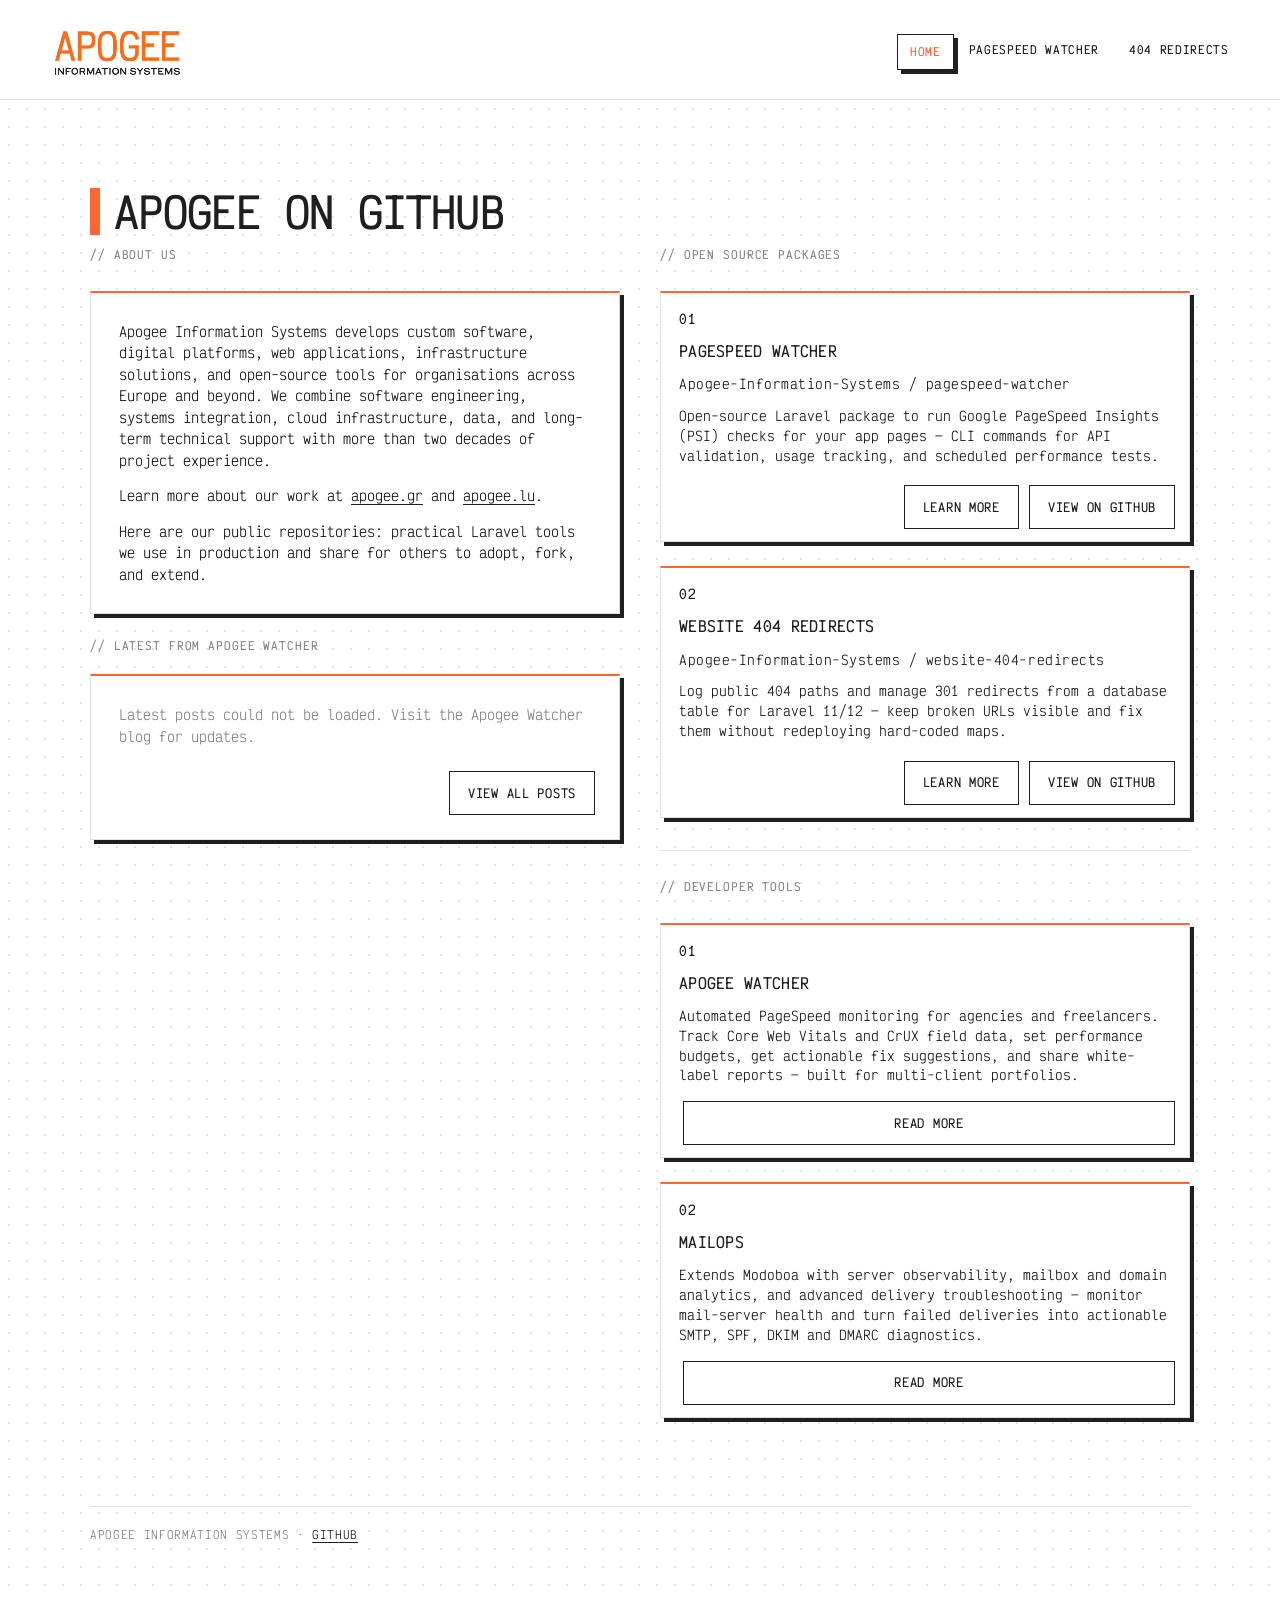
<file: index.html>
<!doctype html>
<html lang="en">
<head>
  <meta charset="utf-8" />
  <meta name="viewport" content="width=device-width, initial-scale=1" />
  <title>Apogee on GitHub</title>
  <meta name="description" content="Open-source tools from Apogee Information Systems — PageSpeed Watcher and Website 404 Redirects on GitHub." />
  <meta name="theme-color" content="#ff6633" />
  <meta name="author" content="Apogee Information Systems" />
  <link rel="canonical" href="https://apogee-information-systems.github.io/" />
  <meta property="og:type" content="website" />
  <meta property="og:url" content="https://apogee-information-systems.github.io/" />
  <meta property="og:title" content="Apogee on GitHub" />
  <meta property="og:description" content="Open-source tools from Apogee Information Systems — PageSpeed Watcher and Website 404 Redirects." />
  <meta property="og:site_name" content="Apogee Information Systems" />
  <meta name="twitter:card" content="summary" />
  <meta name="twitter:title" content="Apogee on GitHub" />
  <meta name="twitter:description" content="Open-source tools from Apogee Information Systems — PageSpeed Watcher and Website 404 Redirects." />
  <meta name="google-site-verification" content="-JjNXRB34abP7D8dIDlLWn2OAf_Uy8Mty_jD2yEAzYg" />
  <link rel="preconnect" href="https://fonts.googleapis.com" />
  <link rel="preconnect" href="https://fonts.gstatic.com" crossorigin />
  <link href="https://fonts.googleapis.com/css2?family=Victor+Mono:ital,wght@0,400;0,500;0,700;1,400;1,700&display=swap" rel="stylesheet" />
  <link rel="stylesheet" href="styles.css" />
  <!-- Matomo -->
  <script>
    var _paq = window._paq = window._paq || [];
    /* tracker methods like "setCustomDimension" should be called before "trackPageView" */
    _paq.push(['trackPageView']);
    _paq.push(['enableLinkTracking']);
    (function() {
      var u="https://analytics.apogee.gr/";
      _paq.push(['setTrackerUrl', u+'matomo.php']);
      _paq.push(['setSiteId', '11']);
      var d=document, g=d.createElement('script'), s=d.getElementsByTagName('script')[0];
      g.async=true; g.src=u+'matomo.js'; s.parentNode.insertBefore(g,s);
    })();
  </script>
  <!-- End Matomo Code -->

</head>
<body>
  <header class="site-nav" data-od-id="site-nav">
    <a class="nav-brand" href="index.html" data-od-id="nav-logo" aria-label="Apogee home">
      <img src="Apogee_logo_2025_gr_2x1.png" alt="Apogee" width="280" height="140" />
    </a>
    <nav class="nav-menu" aria-label="Main">
      <a class="nav-link is-active" href="index.html" data-od-id="nav-home" aria-current="page">Home</a>
      <a class="nav-link" href="pagespeed-watcher.html" data-od-id="nav-pagespeed">PageSpeed Watcher</a>
      <a class="nav-link" href="website-404-redirects.html" data-od-id="nav-404">404 Redirects</a>
    </nav>
  </header>

  <main>
    <section class="section" id="open-source" data-od-id="section-open-source">
      <div class="wrap">
        <h1 class="h-xl" data-od-id="page-title">
          <span class="accent-bar" aria-hidden="true"></span>
          <span class="title-text">Apogee on GitHub</span>
        </h1>

        <div class="split" data-od-id="split-layout">
          <div class="col-stack" data-od-id="col-about">
            <p class="col-label">// About us</p>
            <div class="about-panel" data-od-id="about-panel">
              <p class="body-copy">
                Apogee Information Systems develops custom software, digital platforms, web applications, infrastructure solutions, and open-source tools for organisations across Europe and beyond. We combine software engineering, systems integration, cloud infrastructure, data, and long-term technical support with more than two decades of project experience.
              </p>
              <p class="body-copy">
                Learn more about our work at
                <a class="inline-link" href="https://apogee.gr/" target="_blank" rel="noopener" data-od-id="link-apogee-gr">apogee.gr</a>
                and
                <a class="inline-link" href="https://apogee.lu/" data-od-id="link-apogee-lu">apogee.lu</a>.
              </p>
              <p class="body-copy">
                Here are our public repositories: practical Laravel tools we use in production and share for others to adopt, fork, and extend.
              </p>
            </div>

            <div class="blog-feed-section" data-od-id="section-blog">
              <p class="col-label">// Latest from Apogee Watcher</p>
              <div class="blog-feed-panel" data-od-id="blog-panel">
                <div id="blog-feed" class="blog-feed" aria-live="polite">
                  <p class="blog-feed-message">Loading latest posts…</p>
                </div>
                <div class="blog-feed-actions">
                  <a class="btn-secondary" href="https://apogeewatcher.com/blog" target="_blank" rel="noopener" data-od-id="blog-all-link">View all posts</a>
                </div>
              </div>
            </div>
          </div>

          <div class="col-stack" data-od-id="col-packages">
            <p class="col-label">// Open source packages</p>

            <article class="pt product" data-od-id="repo-pagespeed">
              <p class="pt-idx">01</p>
              <h3>PageSpeed Watcher</h3>
              <p class="repo-path">Apogee-Information-Systems / pagespeed-watcher</p>
              <p>Open-source Laravel package to run Google PageSpeed Insights (PSI) checks for your app pages — CLI commands for API validation, usage tracking, and scheduled performance tests.</p>
              <div class="btn-row">
                <a class="btn-secondary" href="pagespeed-watcher.html" data-od-id="repo-pagespeed-page">Learn more</a>
                <a class="btn-secondary" href="https://github.com/Apogee-Information-Systems/pagespeed-watcher" target="_blank" rel="noopener" data-od-id="repo-pagespeed-link">View on GitHub</a>
              </div>
            </article>

            <article class="pt product" data-od-id="repo-404">
              <p class="pt-idx">02</p>
              <h3>Website 404 Redirects</h3>
              <p class="repo-path">Apogee-Information-Systems / website-404-redirects</p>
              <p>Log public 404 paths and manage 301 redirects from a database table for Laravel 11/12 — keep broken URLs visible and fix them without redeploying hard-coded maps.</p>
              <div class="btn-row">
                <a class="btn-secondary" href="website-404-redirects.html" data-od-id="repo-404-page">Learn more</a>
                <a class="btn-secondary" href="https://github.com/Apogee-Information-Systems/website-404-redirects" target="_blank" rel="noopener" data-od-id="repo-404-link">View on GitHub</a>
              </div>
            </article>

            <div class="col-sub" data-od-id="col-developer-tools">
              <p class="col-label">// Developer Tools</p>

              <article class="pt product" data-od-id="tool-watcher">
                <p class="pt-idx">01</p>
                <h3>Apogee Watcher</h3>
                <p>Automated PageSpeed monitoring for agencies and freelancers. Track Core Web Vitals and CrUX field data, set performance budgets, get actionable fix suggestions, and share white-label reports — built for multi-client portfolios.</p>
                <a class="btn-secondary" href="https://apogeewatcher.com/" target="_blank" rel="noopener" data-od-id="tool-watcher-link">Read more</a>
              </article>

              <article class="pt product" data-od-id="tool-mailops">
                <p class="pt-idx">02</p>
                <h3>MailOps</h3>
                <p>Extends Modoboa with server observability, mailbox and domain analytics, and advanced delivery troubleshooting — monitor mail-server health and turn failed deliveries into actionable SMTP, SPF, DKIM and DMARC diagnostics.</p>
                <a class="btn-secondary" href="https://apogee.lu/mailops.html" data-od-id="tool-mailops-link">Read more</a>
              </article>
            </div>
          </div>
        </div>

        <p class="site-foot" data-od-id="site-foot">
          APOGEE INFORMATION SYSTEMS ·
          <a class="inline-link" href="https://github.com/Apogee-Information-Systems" target="_blank" rel="noopener">GitHub</a>
        </p>
      </div>
    </section>
  </main>
  <script src="blog-feed.js" defer></script>
</body>
</html>
</file>
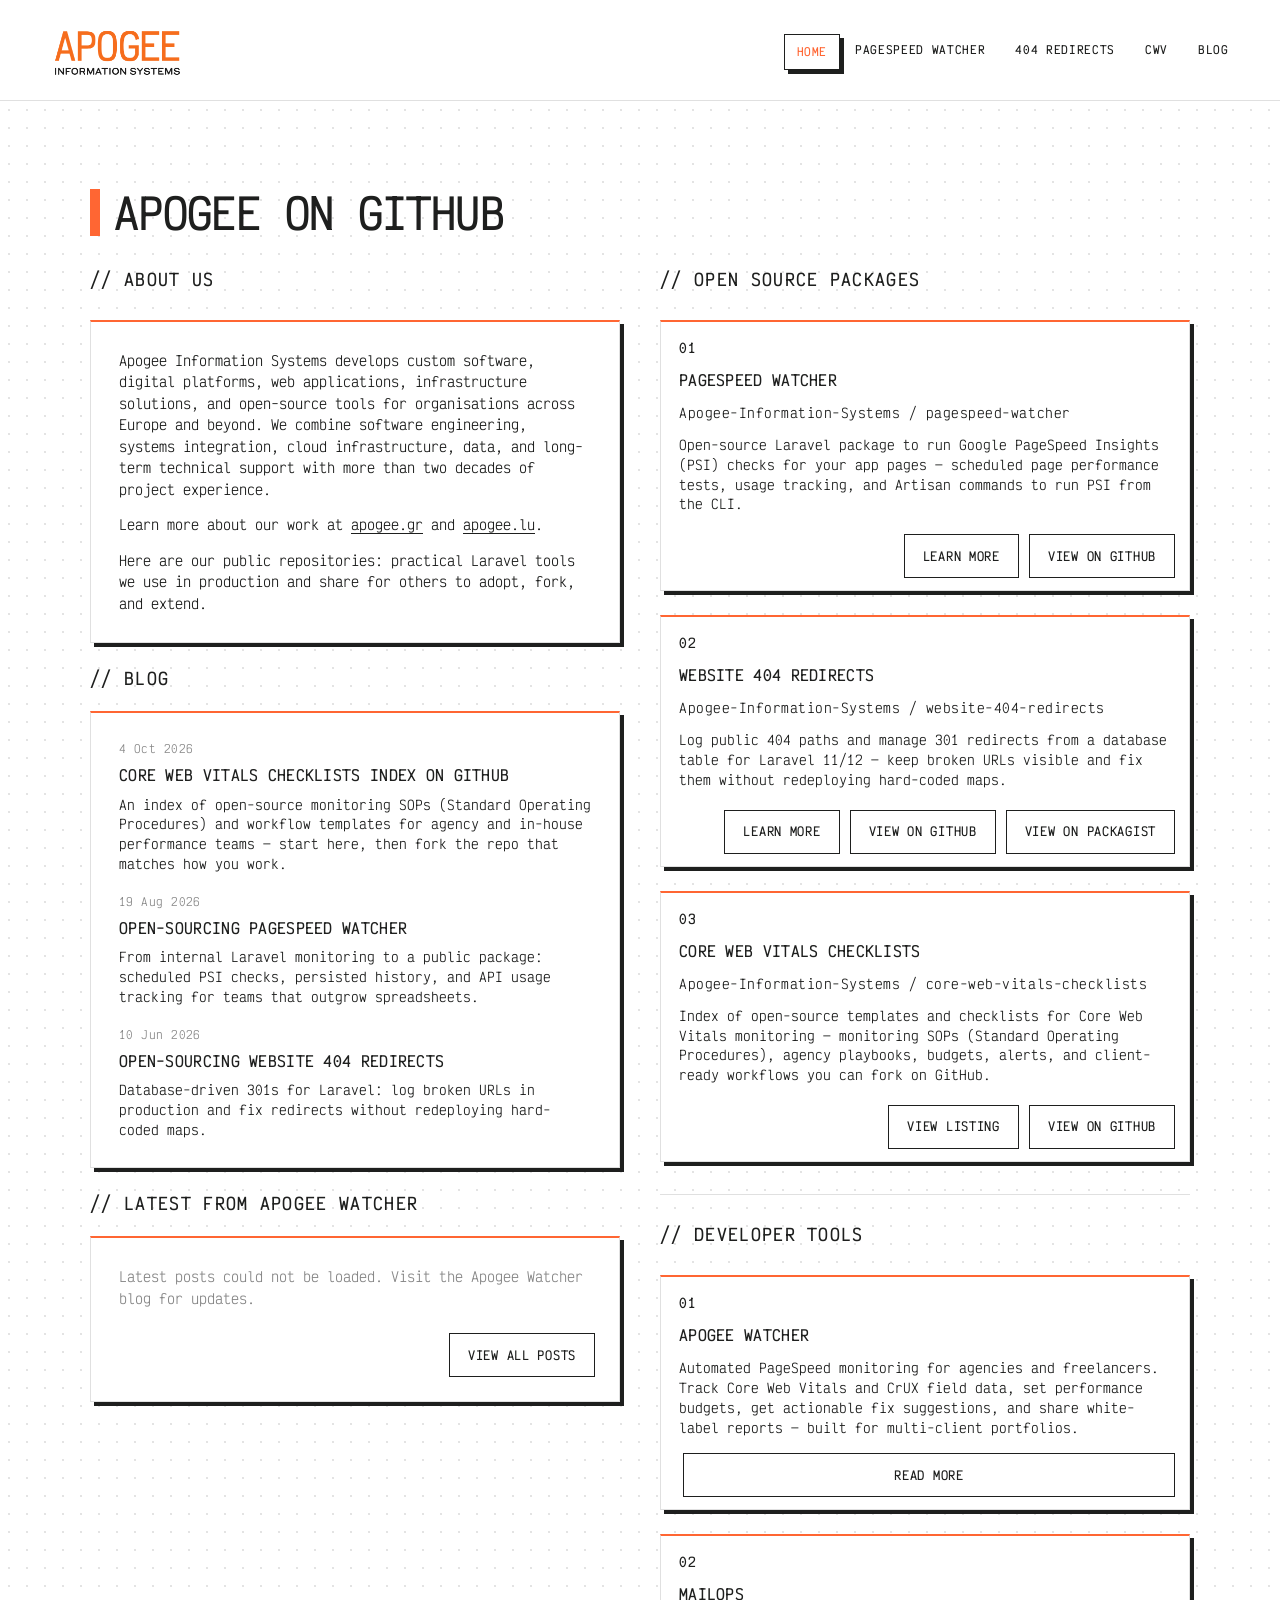
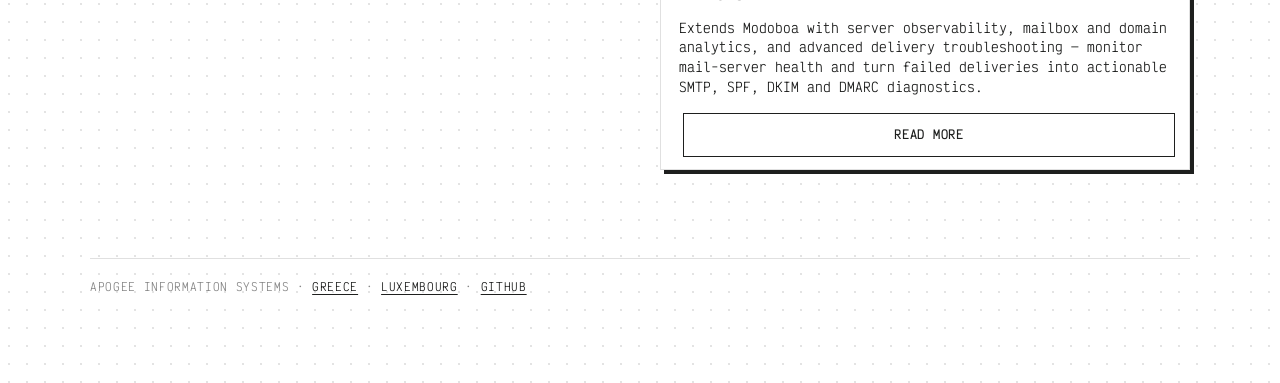
<file: docs/index.html>
<!doctype html>
<html lang="en-GB">
<head>
  <meta charset="utf-8" />
  <meta name="viewport" content="width=device-width, initial-scale=1" />
  <title>Apogee on GitHub</title>
  <meta name="description" content="Open-source tools from Apogee Information Systems — PageSpeed Watcher and Website 404 Redirects on GitHub." />
  <meta name="theme-color" content="#ff6633" />
  <meta name="author" content="Apogee Information Systems" />
  <link rel="canonical" href="https://apogee-information-systems.github.io/" />
  <meta property="og:type" content="website" />
  <meta property="og:url" content="https://apogee-information-systems.github.io/" />
  <meta property="og:title" content="Apogee on GitHub" />
  <meta property="og:description" content="Open-source tools from Apogee Information Systems — PageSpeed Watcher and Website 404 Redirects." />
  <meta property="og:site_name" content="Apogee Information Systems" />
  <meta name="twitter:card" content="summary" />
  <meta name="twitter:title" content="Apogee on GitHub" />
  <meta name="twitter:description" content="Open-source tools from Apogee Information Systems — PageSpeed Watcher and Website 404 Redirects." />
  <meta name="google-site-verification" content="-JjNXRB34abP7D8dIDlLWn2OAf_Uy8Mty_jD2yEAzYg" />
  <link rel="preconnect" href="https://fonts.googleapis.com" />
  <link rel="preconnect" href="https://fonts.gstatic.com" crossorigin />
  <link href="https://fonts.googleapis.com/css2?family=Victor+Mono:ital,wght@0,400;0,500;0,700;1,400;1,700&display=swap" rel="stylesheet" />
  <link rel="stylesheet" href="styles.css" />
  <!-- Matomo -->
  <script>
    var _paq = window._paq = window._paq || [];
    /* tracker methods like "setCustomDimension" should be called before "trackPageView" */
    _paq.push(['trackPageView']);
    _paq.push(['enableLinkTracking']);
    (function() {
      var u="https://analytics.apogee.gr/";
      _paq.push(['setTrackerUrl', u+'matomo.php']);
      _paq.push(['setSiteId', '11']);
      var d=document, g=d.createElement('script'), s=d.getElementsByTagName('script')[0];
      g.async=true; g.src=u+'matomo.js'; s.parentNode.insertBefore(g,s);
    })();
  </script>
  <!-- End Matomo Code -->

</head>
<body>
  <header class="site-nav" data-od-id="site-nav">
    <a class="nav-brand" href="index.html" data-od-id="nav-logo" aria-label="Apogee home">
      <img src="Apogee_logo_2025_gr_2x1.png" alt="Apogee" width="280" height="140" />
    </a>
    <button type="button" class="nav-toggle" id="nav-toggle" aria-expanded="false" aria-controls="nav-links">Menu</button>
    <ul class="nav-links" id="nav-links" role="navigation" aria-label="Main">
      <li><a class="nav-link is-active" href="index.html" data-od-id="nav-home" aria-current="page">Home</a></li>
      <li><a class="nav-link" href="pagespeed-watcher.html" data-od-id="nav-pagespeed">PageSpeed Watcher</a></li>
      <li><a class="nav-link" href="website-404-redirects.html" data-od-id="nav-404">404 Redirects</a></li>
      <li><a class="nav-link" href="core-web-vitals-checklists.html" data-od-id="nav-cwv">CWV</a></li>
      <li><a class="nav-link" href="blog.html" data-od-id="nav-blog">Blog</a></li>
    </ul>
  </header>

  <main>
    <section class="section" id="open-source" data-od-id="section-open-source">
      <div class="wrap">
        <h1 class="h-xl" data-od-id="page-title">
          <span class="accent-bar" aria-hidden="true"></span>
          <span class="title-text">Apogee on GitHub</span>
        </h1>

        <div class="split" data-od-id="split-layout">
          <div class="col-stack" data-od-id="col-about">
            <p class="col-label">// About us</p>
            <div class="about-panel" data-od-id="about-panel">
              <p class="body-copy">
                Apogee Information Systems develops custom software, digital platforms, web applications, infrastructure solutions, and open-source tools for organisations across Europe and beyond. We combine software engineering, systems integration, cloud infrastructure, data, and long-term technical support with more than two decades of project experience.
              </p>
              <p class="body-copy">
                Learn more about our work at
                <a class="inline-link" href="https://apogee.gr/" target="_blank" rel="noopener" data-od-id="link-apogee-gr">apogee.gr</a>
                and
                <a class="inline-link" href="https://apogee.lu/" data-od-id="link-apogee-lu">apogee.lu</a>.
              </p>
              <p class="body-copy">
                Here are our public repositories: practical Laravel tools we use in production and share for others to adopt, fork, and extend.
              </p>
            </div>

            <div class="announcements-section" data-od-id="section-announcements">
              <p class="col-label">// Blog</p>
              <div class="announcements-panel" data-od-id="announcements-panel">
                <ul class="announcements-list">
                  <li class="announcement-item">
                    <p class="announcement-date">4 Oct 2026</p>
                    <h3>
                      <a class="announcement-title" href="blog-core-web-vitals-checklists-index.html">Core Web Vitals checklists index on GitHub</a>
                    </h3>
                    <p class="announcement-excerpt">An index of open-source monitoring SOPs (Standard Operating Procedures) and workflow templates for agency and in-house performance teams — start here, then fork the repo that matches how you work.</p>
                  </li>
                  <li class="announcement-item">
                    <p class="announcement-date">19 Aug 2026</p>
                    <h3>
                      <a class="announcement-title" href="blog-open-sourcing-pagespeed-watcher.html">Open-sourcing PageSpeed Watcher</a>
                    </h3>
                    <p class="announcement-excerpt">From internal Laravel monitoring to a public package: scheduled PSI checks, persisted history, and API usage tracking for teams that outgrow spreadsheets.</p>
                  </li>
                  <li class="announcement-item">
                    <p class="announcement-date">10 Jun 2026</p>
                    <h3>
                      <a class="announcement-title" href="blog-open-sourcing-website-404-redirects.html">Open-sourcing Website 404 Redirects</a>
                    </h3>
                    <p class="announcement-excerpt">Database-driven 301s for Laravel: log broken URLs in production and fix redirects without redeploying hard-coded maps.</p>
                  </li>
                </ul>
              </div>
            </div>

            <div class="blog-feed-section" data-od-id="section-blog">
              <p class="col-label">// Latest from Apogee Watcher</p>
              <div class="blog-feed-panel" data-od-id="blog-panel">
                <div id="blog-feed" class="blog-feed" aria-live="polite">
                  <p class="blog-feed-message">Loading latest posts…</p>
                </div>
                <div class="blog-feed-actions">
                  <a class="btn-secondary" href="https://apogeewatcher.com/blog" target="_blank" rel="noopener" data-od-id="blog-all-link">View all posts</a>
                </div>
              </div>
            </div>
          </div>

          <div class="col-stack" data-od-id="col-packages">
            <p class="col-label">// Open source packages</p>

            <article class="pt product" data-od-id="repo-pagespeed">
              <p class="pt-idx">01</p>
              <h3>PageSpeed Watcher</h3>
              <p class="repo-path">Apogee-Information-Systems / pagespeed-watcher</p>
              <p>Open-source Laravel package to run Google PageSpeed Insights (PSI) checks for your app pages — scheduled page performance tests, usage tracking, and Artisan commands to run PSI from the CLI.</p>
              <div class="btn-row">
                <a class="btn-secondary" href="pagespeed-watcher.html" data-od-id="repo-pagespeed-page">Learn more</a>
                <a class="btn-secondary" href="https://github.com/Apogee-Information-Systems/pagespeed-watcher" target="_blank" rel="noopener" data-od-id="repo-pagespeed-link">View on GitHub</a>
              </div>
            </article>

            <article class="pt product" data-od-id="repo-404">
              <p class="pt-idx">02</p>
              <h3>Website 404 Redirects</h3>
              <p class="repo-path">Apogee-Information-Systems / website-404-redirects</p>
              <p>Log public 404 paths and manage 301 redirects from a database table for Laravel 11/12 — keep broken URLs visible and fix them without redeploying hard-coded maps.</p>
              <div class="btn-row">
                <a class="btn-secondary" href="website-404-redirects.html" data-od-id="repo-404-page">Learn more</a>
                <a class="btn-secondary" href="https://github.com/Apogee-Information-Systems/website-404-redirects" target="_blank" rel="noopener" data-od-id="repo-404-link">View on GitHub</a>
                <a class="btn-secondary" href="https://packagist.org/packages/apogee/website-404-redirects" target="_blank" rel="noopener" data-od-id="repo-404-packagist">View on Packagist</a>
              </div>
            </article>

            <article class="pt product" data-od-id="repo-cwv-checklists">
              <p class="pt-idx">03</p>
              <h3>Core Web Vitals Checklists</h3>
              <p class="repo-path">Apogee-Information-Systems / core-web-vitals-checklists</p>
              <p>Index of open-source templates and checklists for Core Web Vitals monitoring — monitoring SOPs (Standard Operating Procedures), agency playbooks, budgets, alerts, and client-ready workflows you can fork on GitHub.</p>
              <div class="btn-row">
                <a class="btn-secondary" href="core-web-vitals-checklists.html" data-od-id="repo-cwv-checklists-page">View listing</a>
                <a class="btn-secondary" href="https://github.com/Apogee-Information-Systems/core-web-vitals-checklists" target="_blank" rel="noopener" data-od-id="repo-cwv-checklists-link">View on GitHub</a>
              </div>
            </article>

            <div class="col-sub" data-od-id="col-developer-tools">
              <p class="col-label">// Developer Tools</p>

              <article class="pt product" data-od-id="tool-watcher">
                <p class="pt-idx">01</p>
                <h3>Apogee Watcher</h3>
                <p>Automated PageSpeed monitoring for agencies and freelancers. Track Core Web Vitals and CrUX field data, set performance budgets, get actionable fix suggestions, and share white-label reports — built for multi-client portfolios.</p>
                <a class="btn-secondary" href="https://apogeewatcher.com/" target="_blank" rel="noopener" data-od-id="tool-watcher-link">Read more</a>
              </article>

              <article class="pt product" data-od-id="tool-mailops">
                <p class="pt-idx">02</p>
                <h3>MailOps</h3>
                <p>Extends Modoboa with server observability, mailbox and domain analytics, and advanced delivery troubleshooting — monitor mail-server health and turn failed deliveries into actionable SMTP, SPF, DKIM and DMARC diagnostics.</p>
                <a class="btn-secondary" href="https://apogee.lu/mailops.html" data-od-id="tool-mailops-link">Read more</a>
              </article>
            </div>
          </div>
        </div>

        <p class="site-foot" data-od-id="site-foot">
          APOGEE INFORMATION SYSTEMS ·
          <a class="inline-link" href="https://apogee.gr/" target="_blank" rel="noopener">Greece</a> ·
          <a class="inline-link" href="https://apogee.lu/">Luxembourg</a> ·
          <a class="inline-link" href="https://github.com/Apogee-Information-Systems" target="_blank" rel="noopener">GitHub</a>
        </p>
      </div>
    </section>
  </main>
  <script src="nav.js" defer></script>
  <script src="blog-feed.js" defer></script>
</body>
</html>
</file>
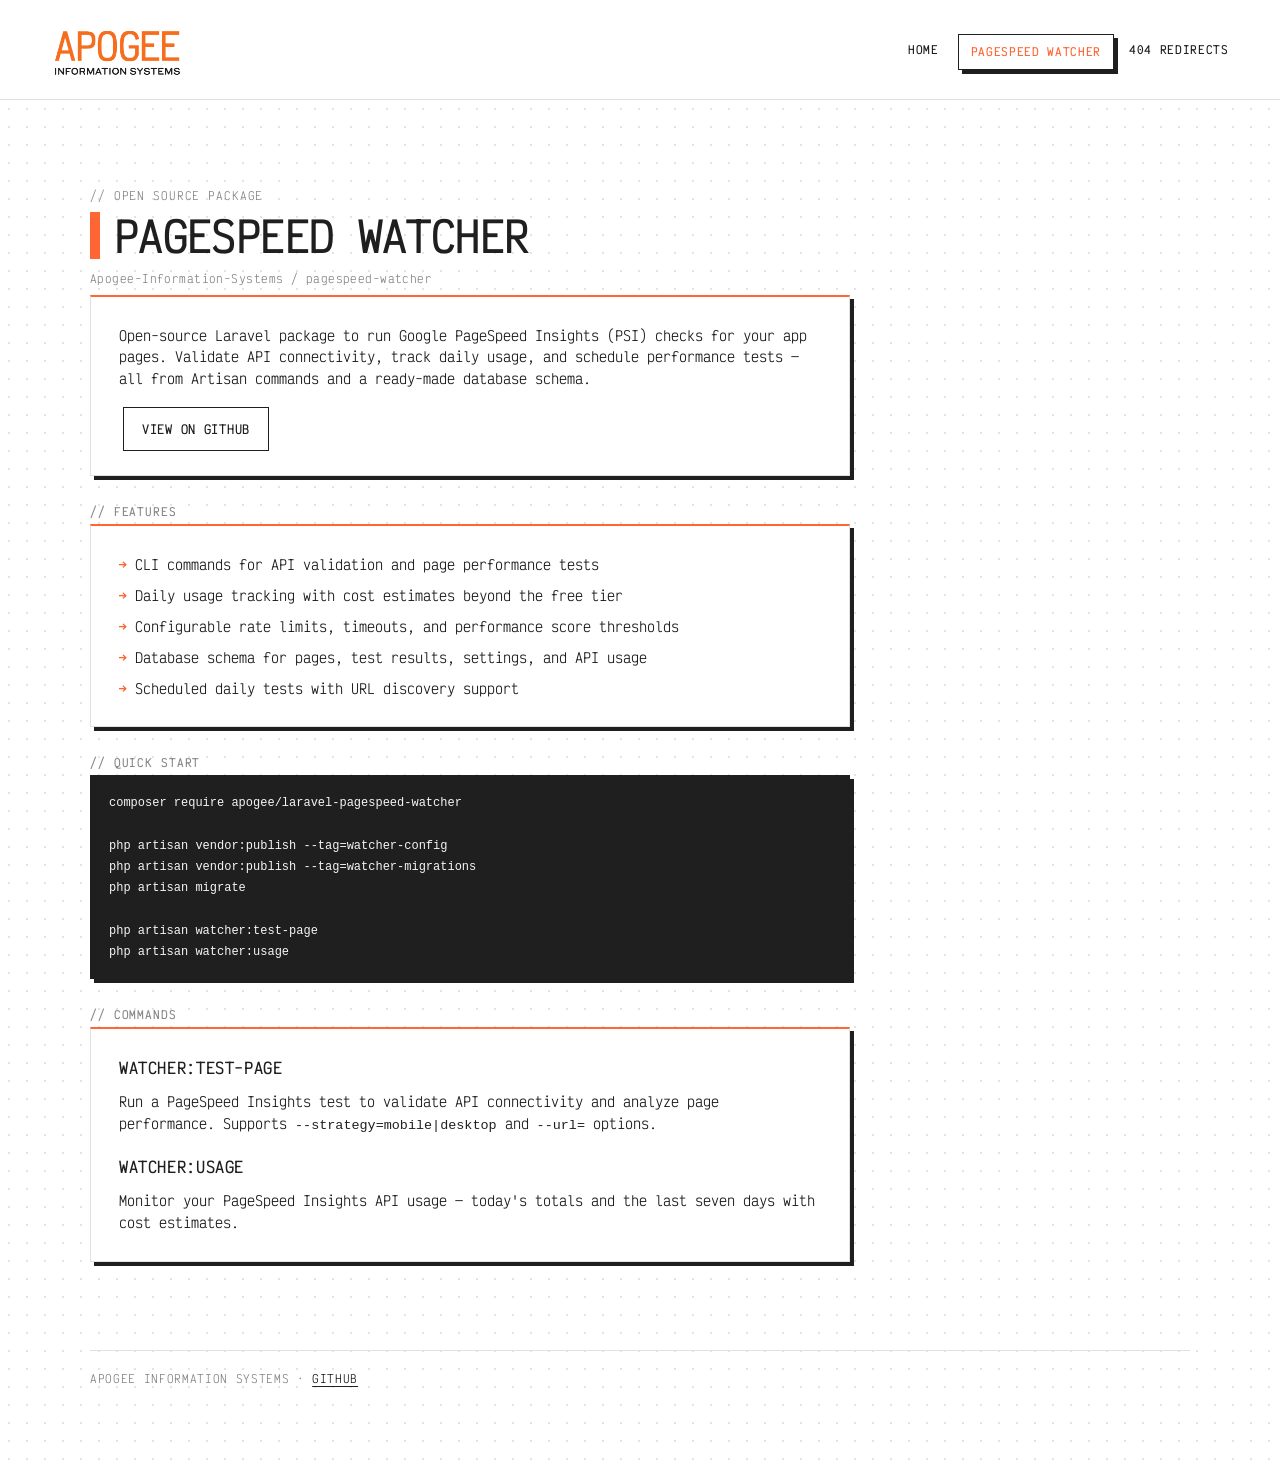
<file: pagespeed-watcher.html>
<!doctype html>
<html lang="en">
<head>
  <meta charset="utf-8" />
  <meta name="viewport" content="width=device-width, initial-scale=1" />
  <title>PageSpeed Watcher — Apogee on GitHub</title>
  <meta name="description" content="Laravel package for Google PageSpeed Insights checks — CLI validation, usage tracking, and scheduled performance tests." />
  <meta name="theme-color" content="#ff6633" />
  <meta name="author" content="Apogee Information Systems" />
  <link rel="canonical" href="https://apogee-information-systems.github.io/pagespeed-watcher.html" />
  <meta property="og:type" content="website" />
  <meta property="og:url" content="https://apogee-information-systems.github.io/pagespeed-watcher.html" />
  <meta property="og:title" content="PageSpeed Watcher — Apogee on GitHub" />
  <meta property="og:description" content="Open-source Laravel package to run Google PageSpeed Insights checks for your app pages." />
  <meta property="og:site_name" content="Apogee Information Systems" />
  <meta name="twitter:card" content="summary" />
  <meta name="twitter:title" content="PageSpeed Watcher — Apogee on GitHub" />
  <meta name="twitter:description" content="Open-source Laravel package to run Google PageSpeed Insights checks for your app pages." />
  <link rel="preconnect" href="https://fonts.googleapis.com" />
  <link rel="preconnect" href="https://fonts.gstatic.com" crossorigin />
  <link href="https://fonts.googleapis.com/css2?family=Victor+Mono:ital,wght@0,400;0,500;0,700;1,400;1,700&display=swap" rel="stylesheet" />
  <link rel="stylesheet" href="styles.css" />
  <script>
    var _paq = window._paq = window._paq || [];
    _paq.push(['trackPageView']);
    _paq.push(['enableLinkTracking']);
    (function() {
      var u="https://analytics.apogee.gr/";
      _paq.push(['setTrackerUrl', u+'matomo.php']);
      _paq.push(['setSiteId', '11']);
      var d=document, g=d.createElement('script'), s=d.getElementsByTagName('script')[0];
      g.async=true; g.src=u+'matomo.js'; s.parentNode.insertBefore(g,s);
    })();
  </script>
</head>
<body>
  <header class="site-nav">
    <a class="nav-brand" href="index.html" aria-label="Apogee home">
      <img src="Apogee_logo_2025_gr_2x1.png" alt="Apogee" width="280" height="140" />
    </a>
    <nav class="nav-menu" aria-label="Main">
      <a class="nav-link" href="index.html">Home</a>
      <a class="nav-link is-active" href="pagespeed-watcher.html" aria-current="page">PageSpeed Watcher</a>
      <a class="nav-link" href="website-404-redirects.html">404 Redirects</a>
    </nav>
  </header>

  <main>
    <section class="section">
      <div class="wrap">
        <p class="section-kicker">// Open source package</p>
        <h1 class="h-xl">
          <span class="accent-bar" aria-hidden="true"></span>
          <span class="title-text">PageSpeed Watcher</span>
        </h1>
        <p class="repo-path package-intro">Apogee-Information-Systems / pagespeed-watcher</p>

        <div class="package-layout">
          <div class="content-panel">
            <p class="body-copy">
              Open-source Laravel package to run Google PageSpeed Insights (PSI) checks for your app pages. Validate API connectivity, track daily usage, and schedule performance tests — all from Artisan commands and a ready-made database schema.
            </p>
            <div class="page-actions">
              <a class="btn-secondary" href="https://github.com/Apogee-Information-Systems/pagespeed-watcher" target="_blank" rel="noopener">View on GitHub</a>
            </div>
          </div>

          <div>
            <p class="col-label">// Features</p>
            <div class="content-panel">
              <ul class="feature-list">
                <li>CLI commands for API validation and page performance tests</li>
                <li>Daily usage tracking with cost estimates beyond the free tier</li>
                <li>Configurable rate limits, timeouts, and performance score thresholds</li>
                <li>Database schema for pages, test results, settings, and API usage</li>
                <li>Scheduled daily tests with URL discovery support</li>
              </ul>
            </div>
          </div>

          <div>
            <p class="col-label">// Quick start</p>
            <pre class="code-block"><code>composer require apogee/laravel-pagespeed-watcher

php artisan vendor:publish --tag=watcher-config
php artisan vendor:publish --tag=watcher-migrations
php artisan migrate

php artisan watcher:test-page
php artisan watcher:usage</code></pre>
          </div>

          <div>
            <p class="col-label">// Commands</p>
            <div class="content-panel">
              <h2 class="h-section">watcher:test-page</h2>
              <p class="body-copy">Run a PageSpeed Insights test to validate API connectivity and analyze page performance. Supports <code>--strategy=mobile|desktop</code> and <code>--url=</code> options.</p>
              <h2 class="h-section" style="margin-top: 20px;">watcher:usage</h2>
              <p class="body-copy">Monitor your PageSpeed Insights API usage — today's totals and the last seven days with cost estimates.</p>
            </div>
          </div>
        </div>

        <p class="site-foot">
          APOGEE INFORMATION SYSTEMS ·
          <a class="inline-link" href="https://github.com/Apogee-Information-Systems" target="_blank" rel="noopener">GitHub</a>
        </p>
      </div>
    </section>
  </main>
</body>
</html>
</file>
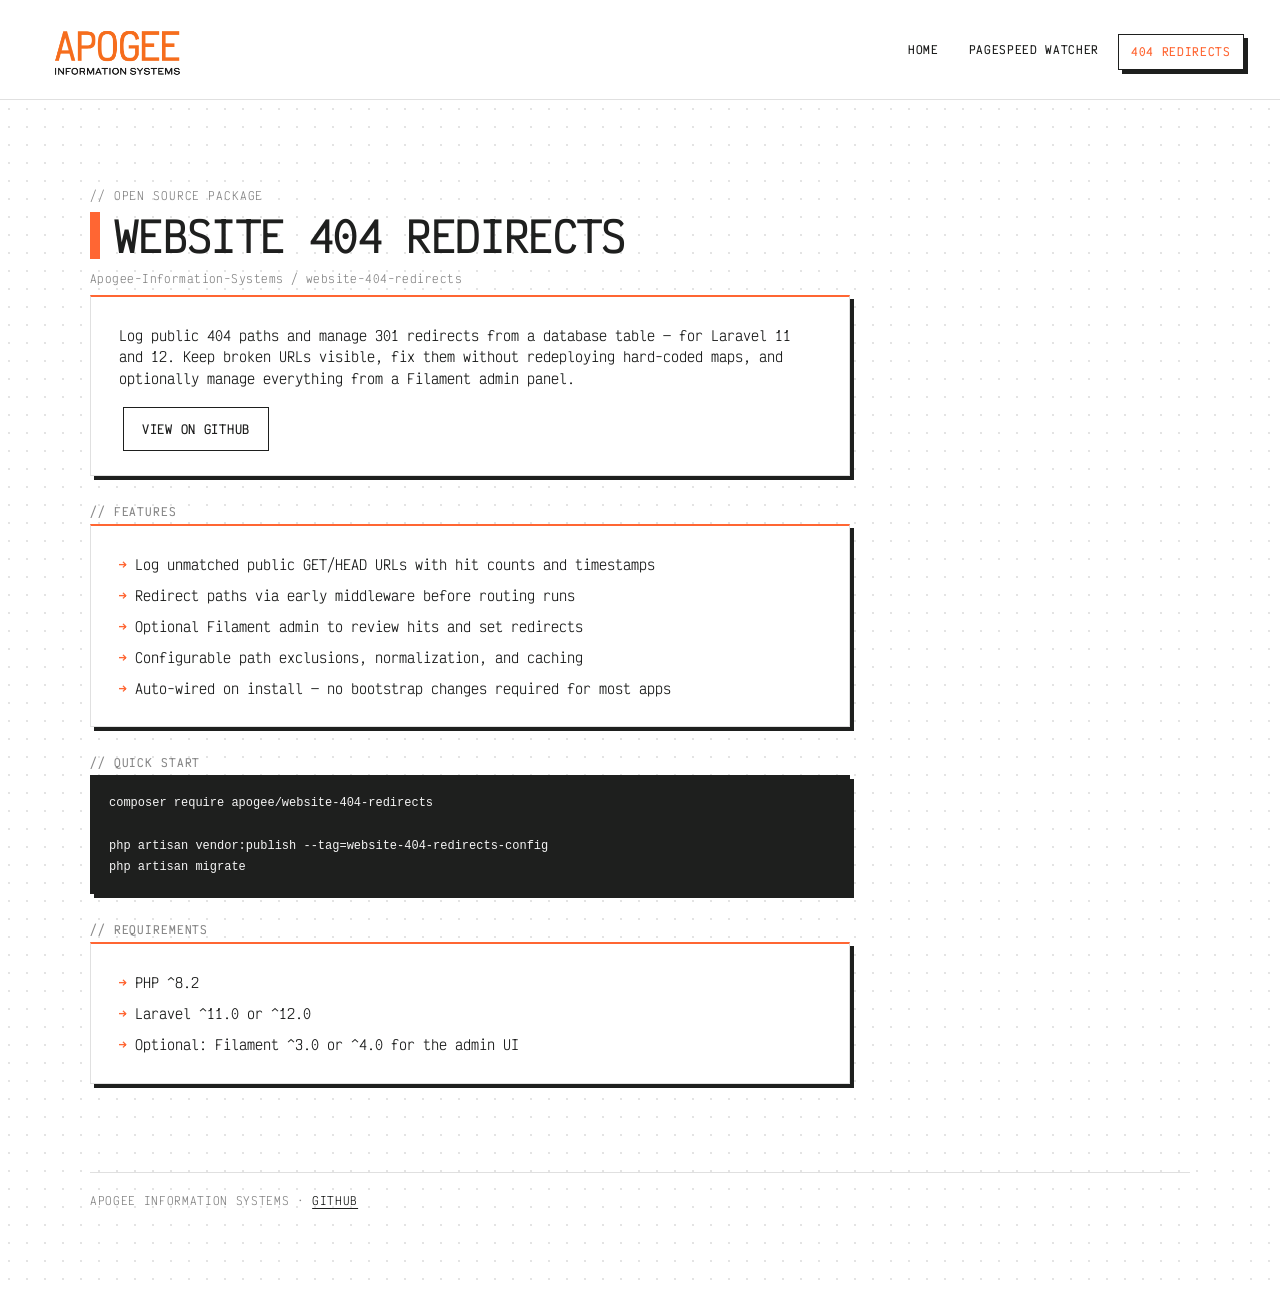
<file: website-404-redirects.html>
<!doctype html>
<html lang="en">
<head>
  <meta charset="utf-8" />
  <meta name="viewport" content="width=device-width, initial-scale=1" />
  <title>Website 404 Redirects — Apogee on GitHub</title>
  <meta name="description" content="Laravel 11/12 package to log 404 paths and manage 301 redirects from the database." />
  <meta name="theme-color" content="#ff6633" />
  <meta name="author" content="Apogee Information Systems" />
  <link rel="canonical" href="https://apogee-information-systems.github.io/website-404-redirects.html" />
  <meta property="og:type" content="website" />
  <meta property="og:url" content="https://apogee-information-systems.github.io/website-404-redirects.html" />
  <meta property="og:title" content="Website 404 Redirects — Apogee on GitHub" />
  <meta property="og:description" content="Log public 404 paths and manage 301 redirects from a database table for Laravel 11 and 12." />
  <meta property="og:site_name" content="Apogee Information Systems" />
  <meta name="twitter:card" content="summary" />
  <meta name="twitter:title" content="Website 404 Redirects — Apogee on GitHub" />
  <meta name="twitter:description" content="Log public 404 paths and manage 301 redirects from a database table for Laravel 11 and 12." />
  <link rel="preconnect" href="https://fonts.googleapis.com" />
  <link rel="preconnect" href="https://fonts.gstatic.com" crossorigin />
  <link href="https://fonts.googleapis.com/css2?family=Victor+Mono:ital,wght@0,400;0,500;0,700;1,400;1,700&display=swap" rel="stylesheet" />
  <link rel="stylesheet" href="styles.css" />
  <script>
    var _paq = window._paq = window._paq || [];
    _paq.push(['trackPageView']);
    _paq.push(['enableLinkTracking']);
    (function() {
      var u="https://analytics.apogee.gr/";
      _paq.push(['setTrackerUrl', u+'matomo.php']);
      _paq.push(['setSiteId', '11']);
      var d=document, g=d.createElement('script'), s=d.getElementsByTagName('script')[0];
      g.async=true; g.src=u+'matomo.js'; s.parentNode.insertBefore(g,s);
    })();
  </script>
</head>
<body>
  <header class="site-nav">
    <a class="nav-brand" href="index.html" aria-label="Apogee home">
      <img src="Apogee_logo_2025_gr_2x1.png" alt="Apogee" width="280" height="140" />
    </a>
    <nav class="nav-menu" aria-label="Main">
      <a class="nav-link" href="index.html">Home</a>
      <a class="nav-link" href="pagespeed-watcher.html">PageSpeed Watcher</a>
      <a class="nav-link is-active" href="website-404-redirects.html" aria-current="page">404 Redirects</a>
    </nav>
  </header>

  <main>
    <section class="section">
      <div class="wrap">
        <p class="section-kicker">// Open source package</p>
        <h1 class="h-xl">
          <span class="accent-bar" aria-hidden="true"></span>
          <span class="title-text">Website 404 Redirects</span>
        </h1>
        <p class="repo-path package-intro">Apogee-Information-Systems / website-404-redirects</p>

        <div class="package-layout">
          <div class="content-panel">
            <p class="body-copy">
              Log public 404 paths and manage 301 redirects from a database table — for Laravel 11 and 12. Keep broken URLs visible, fix them without redeploying hard-coded maps, and optionally manage everything from a Filament admin panel.
            </p>
            <div class="page-actions">
              <a class="btn-secondary" href="https://github.com/Apogee-Information-Systems/website-404-redirects" target="_blank" rel="noopener">View on GitHub</a>
            </div>
          </div>

          <div>
            <p class="col-label">// Features</p>
            <div class="content-panel">
              <ul class="feature-list">
                <li>Log unmatched public GET/HEAD URLs with hit counts and timestamps</li>
                <li>Redirect paths via early middleware before routing runs</li>
                <li>Optional Filament admin to review hits and set redirects</li>
                <li>Configurable path exclusions, normalization, and caching</li>
                <li>Auto-wired on install — no bootstrap changes required for most apps</li>
              </ul>
            </div>
          </div>

          <div>
            <p class="col-label">// Quick start</p>
            <pre class="code-block"><code>composer require apogee/website-404-redirects

php artisan vendor:publish --tag=website-404-redirects-config
php artisan migrate</code></pre>
          </div>

          <div>
            <p class="col-label">// Requirements</p>
            <div class="content-panel">
              <ul class="feature-list">
                <li>PHP ^8.2</li>
                <li>Laravel ^11.0 or ^12.0</li>
                <li>Optional: Filament ^3.0 or ^4.0 for the admin UI</li>
              </ul>
            </div>
          </div>
        </div>

        <p class="site-foot">
          APOGEE INFORMATION SYSTEMS ·
          <a class="inline-link" href="https://github.com/Apogee-Information-Systems" target="_blank" rel="noopener">GitHub</a>
        </p>
      </div>
    </section>
  </main>
</body>
</html>
</file>
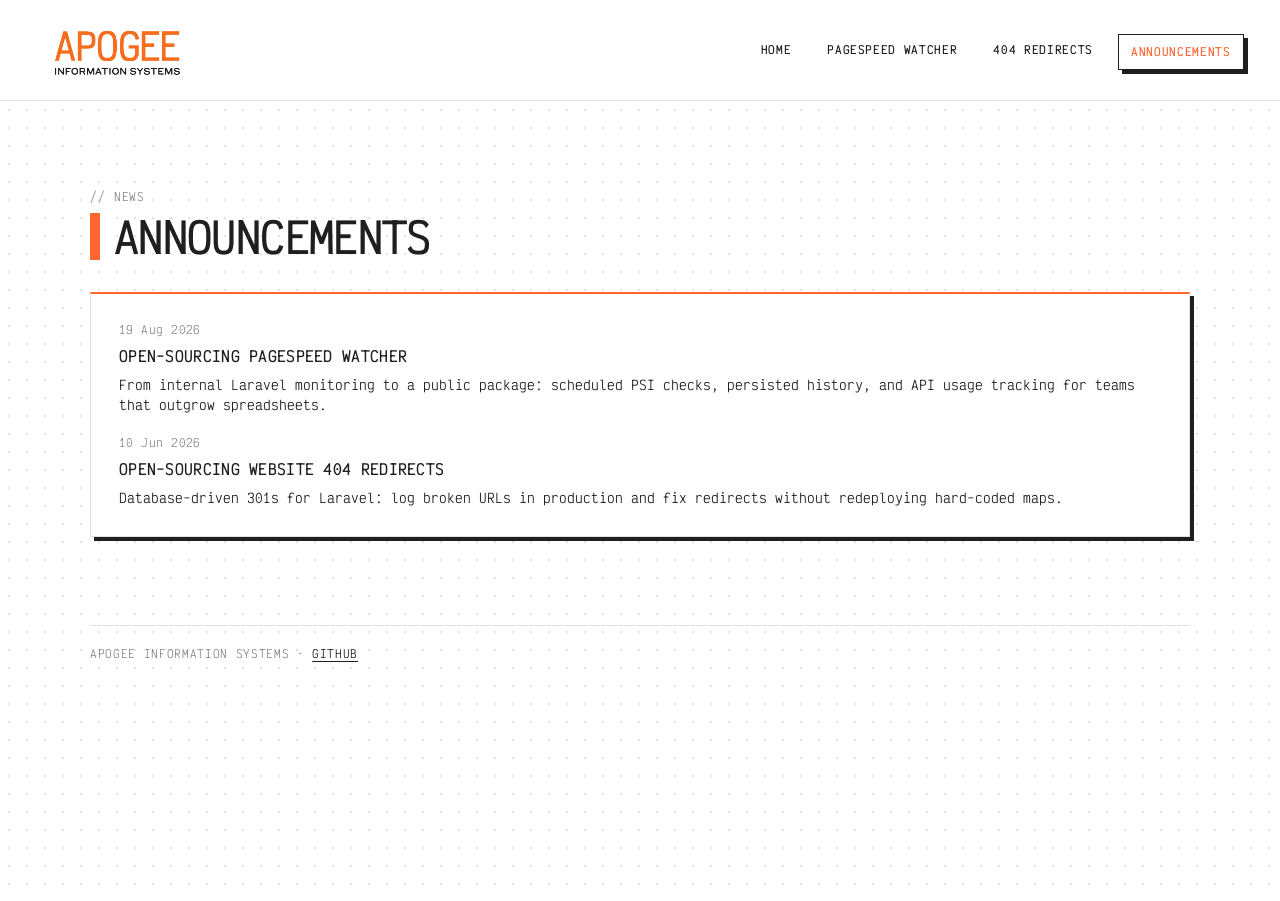
<file: docs/announcements.html>
<!doctype html>
<html lang="en-GB">
<head>
  <meta charset="utf-8" />
  <meta name="viewport" content="width=device-width, initial-scale=1" />
  <title>Announcements — Apogee on GitHub</title>
  <meta name="description" content="News and updates from Apogee Information Systems open-source projects on GitHub." />
  <meta name="theme-color" content="#ff6633" />
  <meta name="author" content="Apogee Information Systems" />
  <link rel="canonical" href="https://apogee-information-systems.github.io/announcements.html" />
  <meta property="og:type" content="website" />
  <meta property="og:url" content="https://apogee-information-systems.github.io/announcements.html" />
  <meta property="og:title" content="Announcements — Apogee on GitHub" />
  <meta property="og:description" content="News and updates from Apogee Information Systems open-source projects on GitHub." />
  <meta property="og:site_name" content="Apogee Information Systems" />
  <meta name="twitter:card" content="summary" />
  <meta name="twitter:title" content="Announcements — Apogee on GitHub" />
  <meta name="twitter:description" content="News and updates from Apogee Information Systems open-source projects on GitHub." />
  <link rel="preconnect" href="https://fonts.googleapis.com" />
  <link rel="preconnect" href="https://fonts.gstatic.com" crossorigin />
  <link href="https://fonts.googleapis.com/css2?family=Victor+Mono:ital,wght@0,400;0,500;0,700;1,400;1,700&display=swap" rel="stylesheet" />
  <link rel="stylesheet" href="styles.css" />
  <script>
    var _paq = window._paq = window._paq || [];
    _paq.push(['trackPageView']);
    _paq.push(['enableLinkTracking']);
    (function() {
      var u="https://analytics.apogee.gr/";
      _paq.push(['setTrackerUrl', u+'matomo.php']);
      _paq.push(['setSiteId', '11']);
      var d=document, g=d.createElement('script'), s=d.getElementsByTagName('script')[0];
      g.async=true; g.src=u+'matomo.js'; s.parentNode.insertBefore(g,s);
    })();
  </script>
</head>
<body>
  <header class="site-nav">
    <a class="nav-brand" href="index.html" aria-label="Apogee home">
      <img src="Apogee_logo_2025_gr_2x1.png" alt="Apogee" width="280" height="140" />
    </a>
    <nav class="nav-menu" aria-label="Main">
      <a class="nav-link" href="index.html">Home</a>
      <a class="nav-link" href="pagespeed-watcher.html">PageSpeed Watcher</a>
      <a class="nav-link" href="website-404-redirects.html">404 Redirects</a>
      <a class="nav-link is-active" href="announcements.html" aria-current="page">Announcements</a>
    </nav>
  </header>

  <main>
    <section class="section">
      <div class="wrap">
        <p class="section-kicker">// News</p>
        <h1 class="h-xl">
          <span class="accent-bar" aria-hidden="true"></span>
          <span class="title-text">Announcements</span>
        </h1>

        <div class="announcements-section">
          <div class="announcements-panel">
            <ul class="announcements-list">
              <li class="announcement-item">
                <p class="announcement-date">19 Aug 2026</p>
                <h3>
                  <a class="announcement-title" href="blog-open-sourcing-pagespeed-watcher.html">Open-sourcing PageSpeed Watcher</a>
                </h3>
                <p class="announcement-excerpt">From internal Laravel monitoring to a public package: scheduled PSI checks, persisted history, and API usage tracking for teams that outgrow spreadsheets.</p>
              </li>
              <li class="announcement-item">
                <p class="announcement-date">10 Jun 2026</p>
                <h3>
                  <a class="announcement-title" href="blog-open-sourcing-website-404-redirects.html">Open-sourcing Website 404 Redirects</a>
                </h3>
                <p class="announcement-excerpt">Database-driven 301s for Laravel: log broken URLs in production and fix redirects without redeploying hard-coded maps.</p>
              </li>
            </ul>
          </div>
        </div>

        <p class="site-foot">
          APOGEE INFORMATION SYSTEMS ·
          <a class="inline-link" href="https://github.com/Apogee-Information-Systems" target="_blank" rel="noopener">GitHub</a>
        </p>
      </div>
    </section>
  </main>
</body>
</html>
</file>
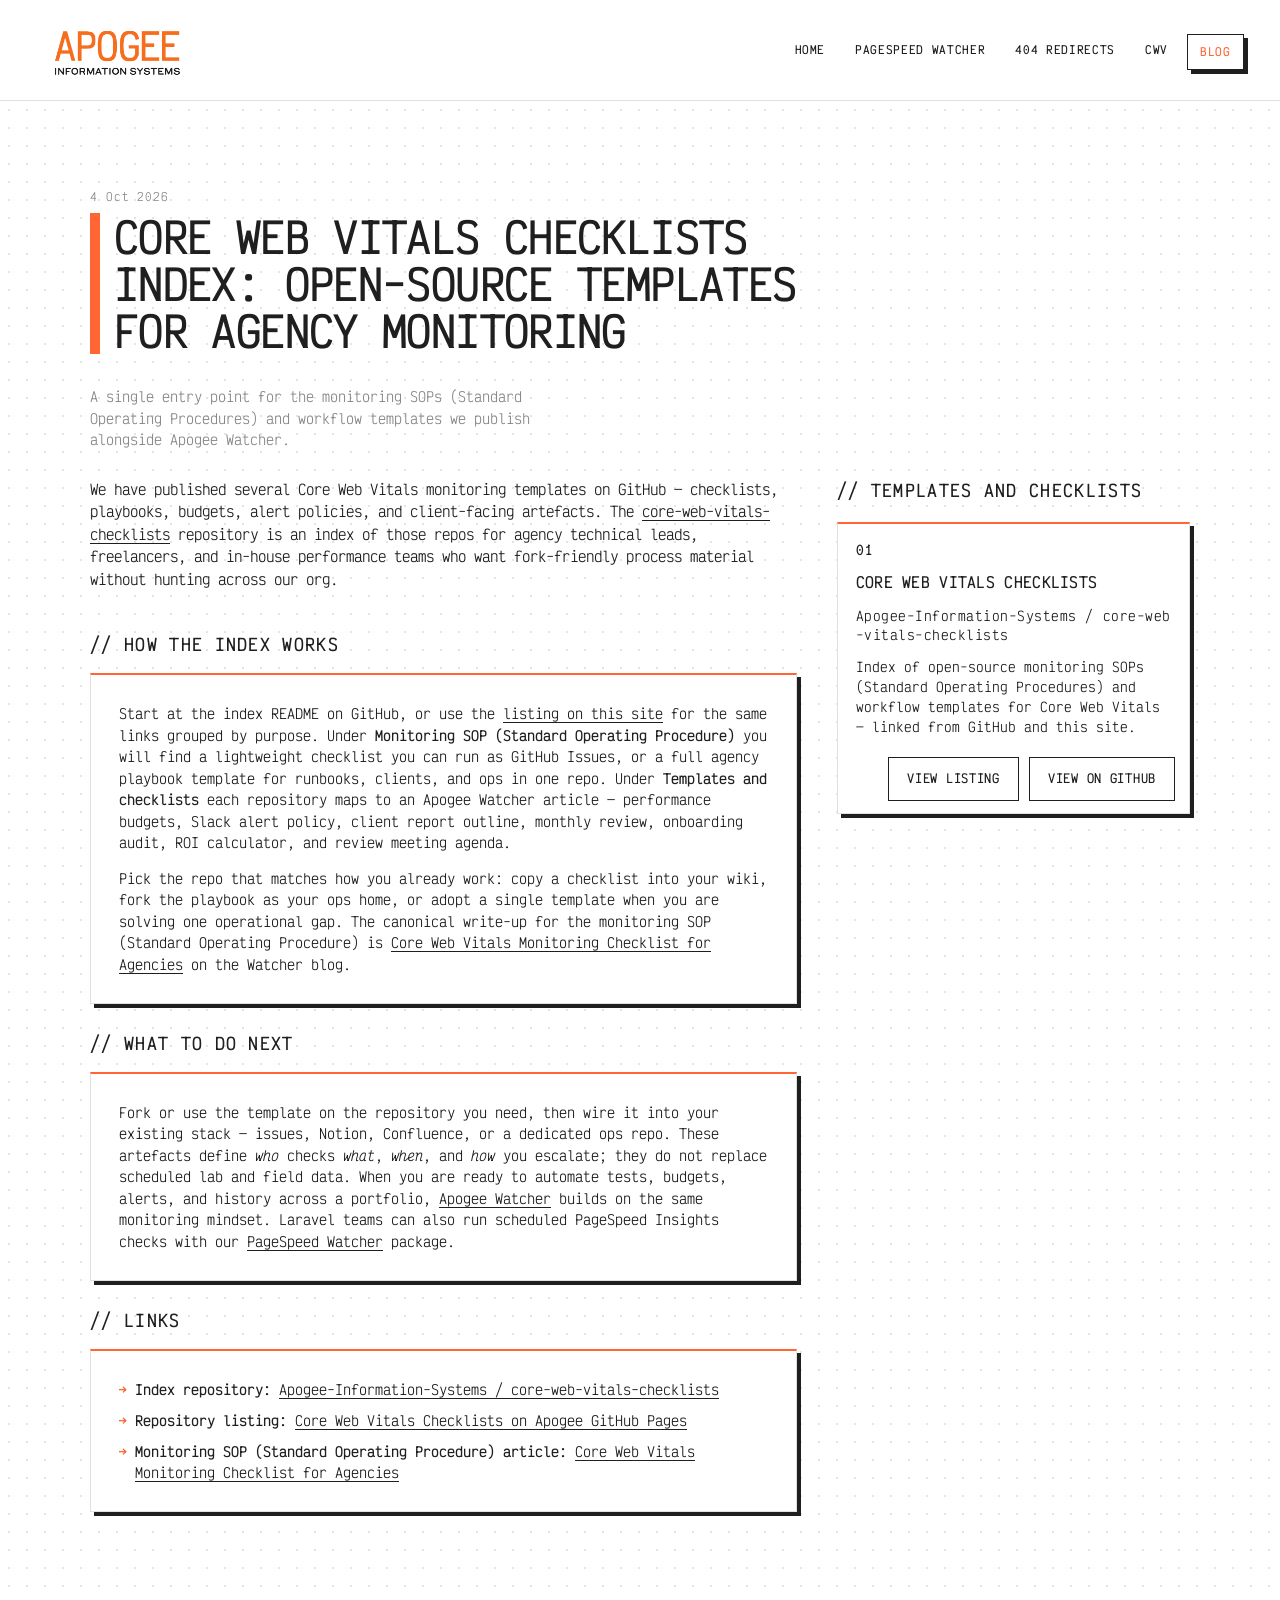
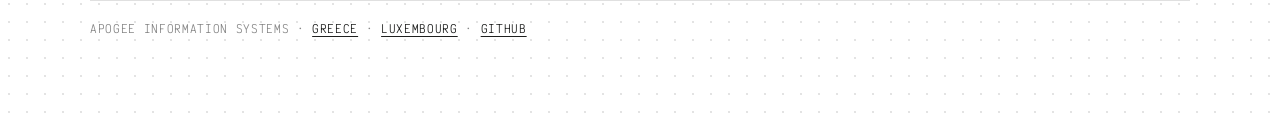
<file: docs/blog-core-web-vitals-checklists-index.html>
<!doctype html>
<html lang="en-GB">
<head>
  <meta charset="utf-8" />
  <meta name="viewport" content="width=device-width, initial-scale=1" />
  <title>Core Web Vitals checklists index on GitHub — Apogee on GitHub</title>
  <meta name="description" content="An index of open-source Core Web Vitals monitoring templates and checklists for agency and in-house performance teams." />
  <meta name="theme-color" content="#ff6633" />
  <meta name="author" content="Apogee Information Systems" />
  <link rel="canonical" href="https://apogee-information-systems.github.io/blog-core-web-vitals-checklists-index.html" />
  <meta property="og:type" content="article" />
  <meta property="og:url" content="https://apogee-information-systems.github.io/blog-core-web-vitals-checklists-index.html" />
  <meta property="og:title" content="Core Web Vitals checklists index on GitHub — Apogee on GitHub" />
  <meta property="og:description" content="An index of open-source Core Web Vitals monitoring templates and checklists for agency and in-house performance teams." />
  <meta property="og:site_name" content="Apogee Information Systems" />
  <meta name="twitter:card" content="summary" />
  <meta name="twitter:title" content="Core Web Vitals checklists index on GitHub — Apogee on GitHub" />
  <meta name="twitter:description" content="An index of open-source Core Web Vitals monitoring templates and checklists for agency and in-house performance teams." />
  <link rel="preconnect" href="https://fonts.googleapis.com" />
  <link rel="preconnect" href="https://fonts.gstatic.com" crossorigin />
  <link href="https://fonts.googleapis.com/css2?family=Victor+Mono:ital,wght@0,400;0,500;0,700;1,400;1,700&display=swap" rel="stylesheet" />
  <link rel="stylesheet" href="styles.css" />
  <script>
    var _paq = window._paq = window._paq || [];
    _paq.push(['trackPageView']);
    _paq.push(['enableLinkTracking']);
    (function() {
      var u="https://analytics.apogee.gr/";
      _paq.push(['setTrackerUrl', u+'matomo.php']);
      _paq.push(['setSiteId', '11']);
      var d=document, g=d.createElement('script'), s=d.getElementsByTagName('script')[0];
      g.async=true; g.src=u+'matomo.js'; s.parentNode.insertBefore(g,s);
    })();
  </script>
</head>
<body>
  <header class="site-nav">
    <a class="nav-brand" href="index.html" aria-label="Apogee home">
      <img src="Apogee_logo_2025_gr_2x1.png" alt="Apogee" width="280" height="140" />
    </a>
    <button type="button" class="nav-toggle" id="nav-toggle" aria-expanded="false" aria-controls="nav-links">Menu</button>
    <ul class="nav-links" id="nav-links" role="navigation" aria-label="Main">
      <li><a class="nav-link" href="index.html">Home</a></li>
      <li><a class="nav-link" href="pagespeed-watcher.html">PageSpeed Watcher</a></li>
      <li><a class="nav-link" href="website-404-redirects.html">404 Redirects</a></li>
      <li><a class="nav-link" href="core-web-vitals-checklists.html">CWV</a></li>
      <li><a class="nav-link is-active" href="blog.html" aria-current="page">Blog</a></li>
    </ul>
  </header>

  <main>
    <section class="section">
      <div class="wrap">
        <p class="section-kicker post-date">4 Oct 2026</p>
        <h1 class="h-xl">
          <span class="accent-bar" aria-hidden="true"></span>
          <span class="title-text">Core Web Vitals checklists index: open-source templates for agency monitoring</span>
        </h1>
        <p class="post-subtitle">A single entry point for the monitoring SOPs (Standard Operating Procedures) and workflow templates we publish alongside Apogee Watcher.</p>

        <div class="split post-split">
          <article class="post-article">
          <p class="body-copy post-lede">
            We have published several Core Web Vitals monitoring templates on GitHub — checklists, playbooks, budgets, alert policies, and client-facing artefacts. The <a class="inline-link" href="https://github.com/Apogee-Information-Systems/core-web-vitals-checklists" target="_blank" rel="noopener">core-web-vitals-checklists</a> repository is an index of those repos for agency technical leads, freelancers, and in-house performance teams who want fork-friendly process material without hunting across our org.
          </p>

          <section class="post-section">
            <p class="col-label">// How the index works</p>
            <div class="content-panel">
              <p class="body-copy">
                Start at the index README on GitHub, or use the <a class="inline-link" href="core-web-vitals-checklists.html">listing on this site</a> for the same links grouped by purpose. Under <strong>Monitoring SOP (Standard Operating Procedure)</strong> you will find a lightweight checklist you can run as GitHub Issues, or a full agency playbook template for runbooks, clients, and ops in one repo. Under <strong>Templates and checklists</strong> each repository maps to an Apogee Watcher article — performance budgets, Slack alert policy, client report outline, monthly review, onboarding audit, ROI calculator, and review meeting agenda.
              </p>
              <p class="body-copy">
                Pick the repo that matches how you already work: copy a checklist into your wiki, fork the playbook as your ops home, or adopt a single template when you are solving one operational gap. The canonical write-up for the monitoring SOP (Standard Operating Procedure) is <a class="inline-link" href="https://apogeewatcher.com/blog/core-web-vitals-monitoring-checklist-for-agencies" target="_blank" rel="noopener">Core Web Vitals Monitoring Checklist for Agencies</a> on the Watcher blog.
              </p>
            </div>
          </section>

          <section class="post-section">
            <p class="col-label">// What to do next</p>
            <div class="content-panel">
              <p class="body-copy">
                Fork or use the template on the repository you need, then wire it into your existing stack — issues, Notion, Confluence, or a dedicated ops repo. These artefacts define <em>who</em> checks <em>what</em>, <em>when</em>, and <em>how</em> you escalate; they do not replace scheduled lab and field data. When you are ready to automate tests, budgets, alerts, and history across a portfolio, <a class="inline-link" href="https://apogeewatcher.com/" target="_blank" rel="noopener">Apogee Watcher</a> builds on the same monitoring mindset. Laravel teams can also run scheduled PageSpeed Insights checks with our <a class="inline-link" href="pagespeed-watcher.html">PageSpeed Watcher</a> package.
              </p>
            </div>
          </section>

          <section class="post-section">
            <p class="col-label">// Links</p>
            <div class="content-panel">
              <ul class="feature-list">
                <li><strong>Index repository:</strong> <a class="inline-link" href="https://github.com/Apogee-Information-Systems/core-web-vitals-checklists" target="_blank" rel="noopener">Apogee-Information-Systems / core-web-vitals-checklists</a></li>
                <li><strong>Repository listing:</strong> <a class="inline-link" href="core-web-vitals-checklists.html">Core Web Vitals Checklists on Apogee GitHub Pages</a></li>
                <li><strong>Monitoring SOP (Standard Operating Procedure) article:</strong> <a class="inline-link" href="https://apogeewatcher.com/blog/core-web-vitals-monitoring-checklist-for-agencies" target="_blank" rel="noopener">Core Web Vitals Monitoring Checklist for Agencies</a></li>
              </ul>
            </div>
          </section>
          </article>

          <aside class="col-stack post-sidebar">
            <div class="sidebar-section">
              <p class="col-label">// Templates and checklists</p>
              <article class="pt product sidebar-product">
                <p class="pt-idx">01</p>
                <h3>
                  <a class="announcement-title" href="core-web-vitals-checklists.html">Core Web Vitals Checklists</a>
                </h3>
                <p class="repo-path">Apogee-Information-Systems / core-web-vitals-checklists</p>
                <p>Index of open-source monitoring SOPs (Standard Operating Procedures) and workflow templates for Core Web Vitals — linked from GitHub and this site.</p>
                <div class="btn-row">
                  <a class="btn-secondary" href="core-web-vitals-checklists.html">View listing</a>
                  <a class="btn-secondary" href="https://github.com/Apogee-Information-Systems/core-web-vitals-checklists" target="_blank" rel="noopener">View on GitHub</a>
                </div>
              </article>
            </div>
          </aside>
        </div>

        <p class="site-foot">
          APOGEE INFORMATION SYSTEMS ·
          <a class="inline-link" href="https://apogee.gr/" target="_blank" rel="noopener">Greece</a> ·
          <a class="inline-link" href="https://apogee.lu/">Luxembourg</a> ·
          <a class="inline-link" href="https://github.com/Apogee-Information-Systems" target="_blank" rel="noopener">GitHub</a>
        </p>
      </div>
    </section>
  </main>
  <script src="nav.js" defer></script>
</body>
</html>
</file>
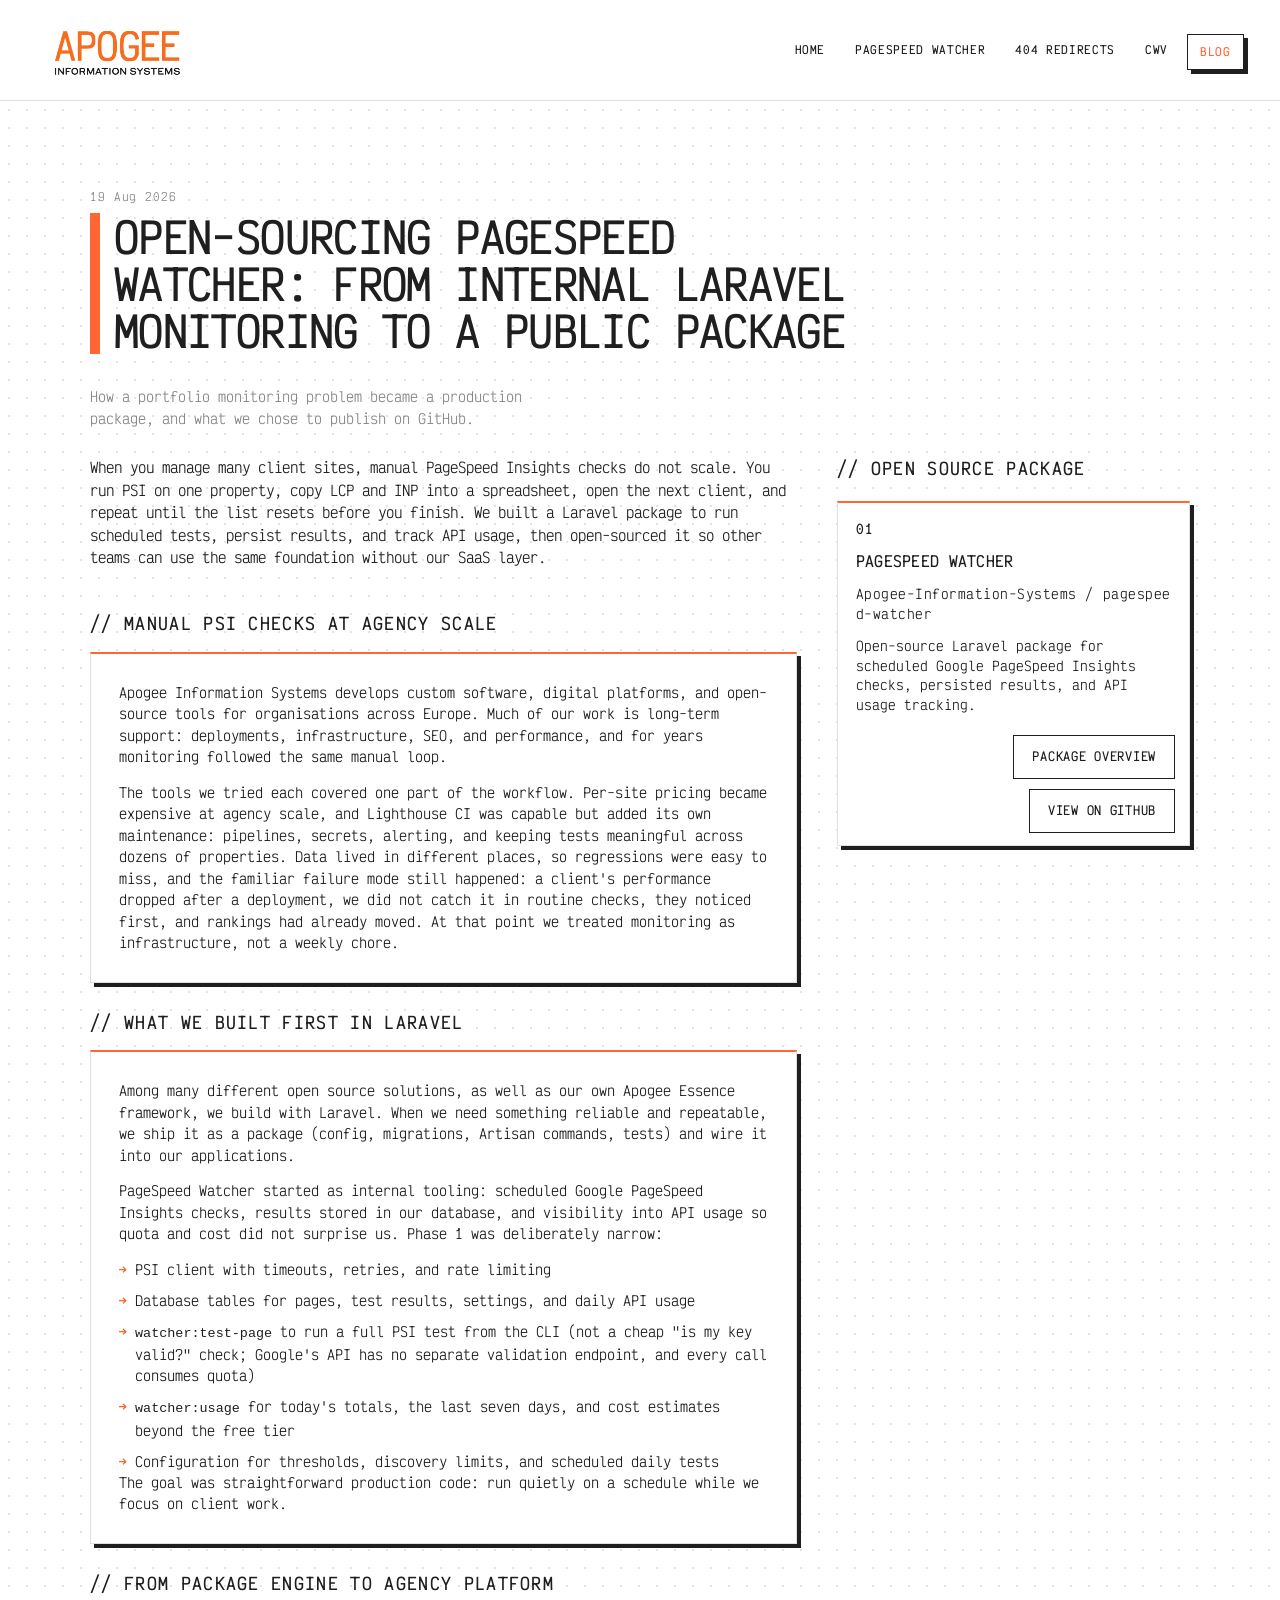
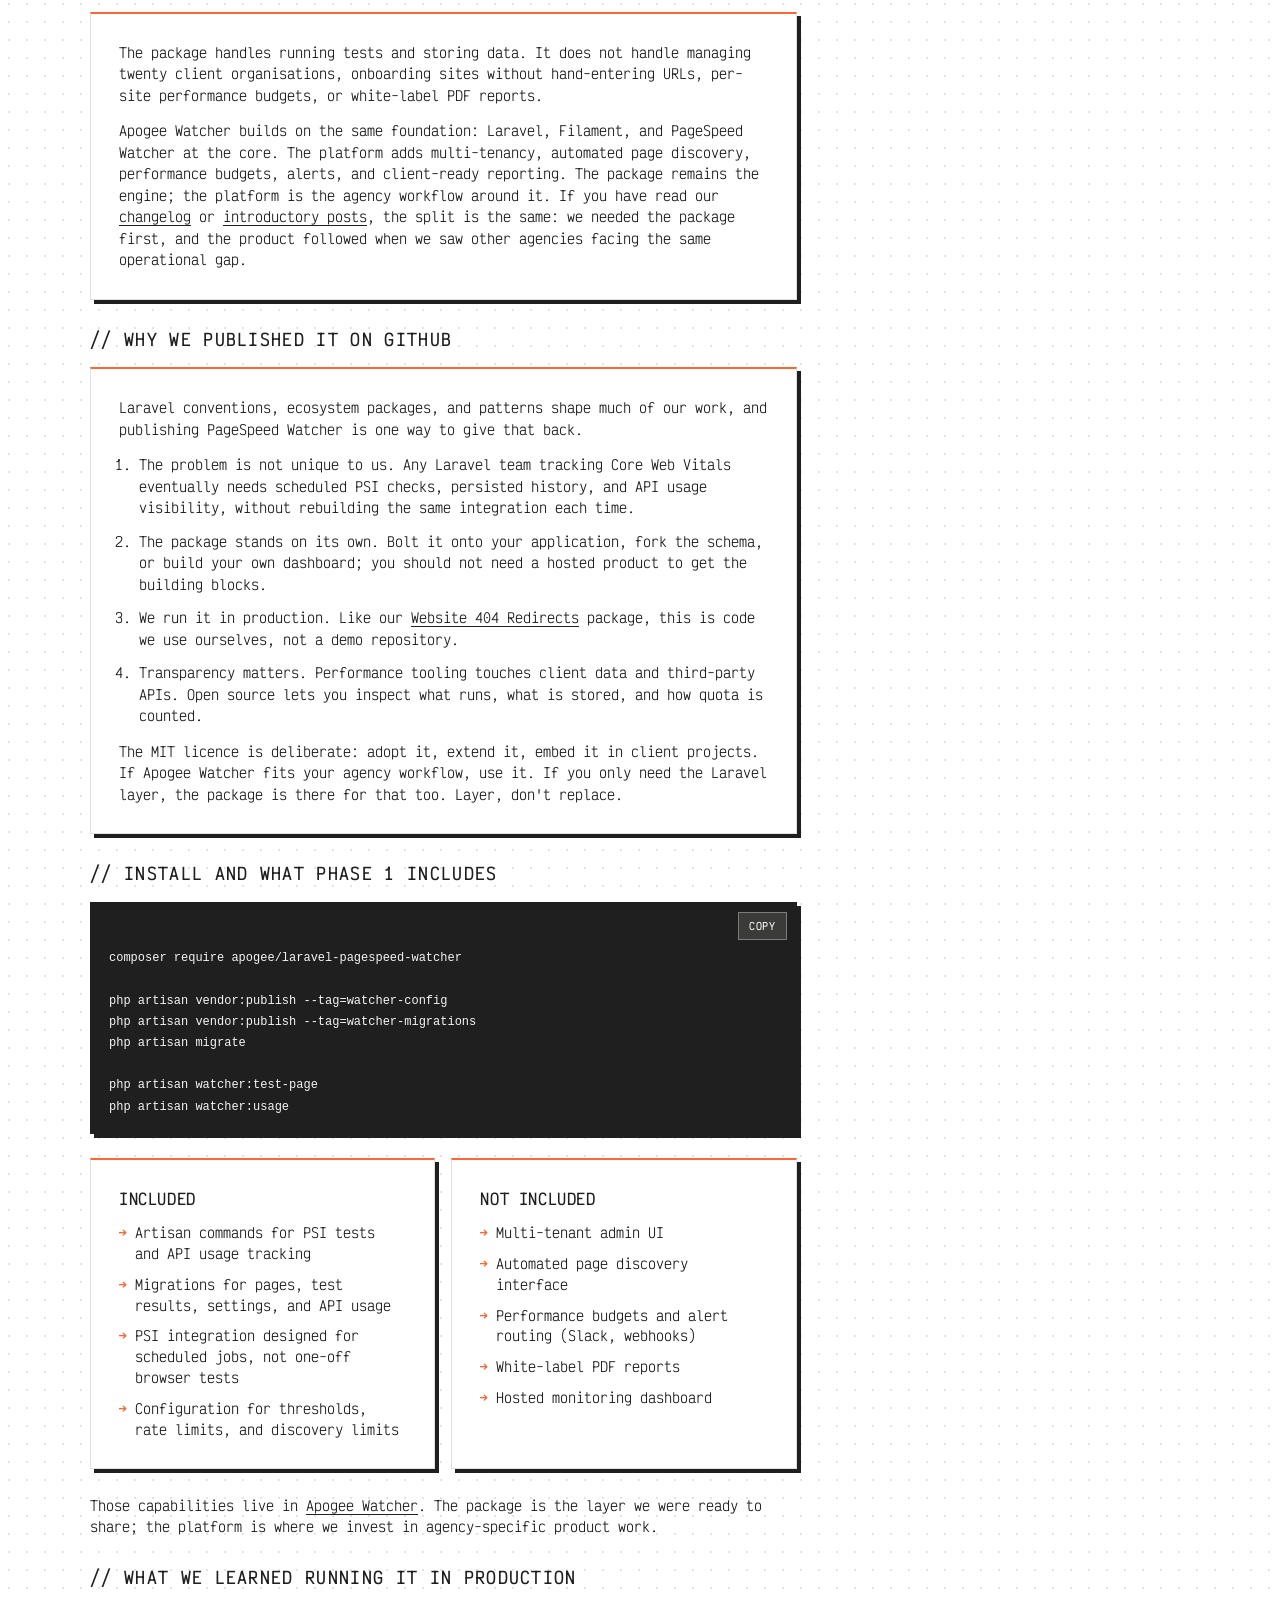
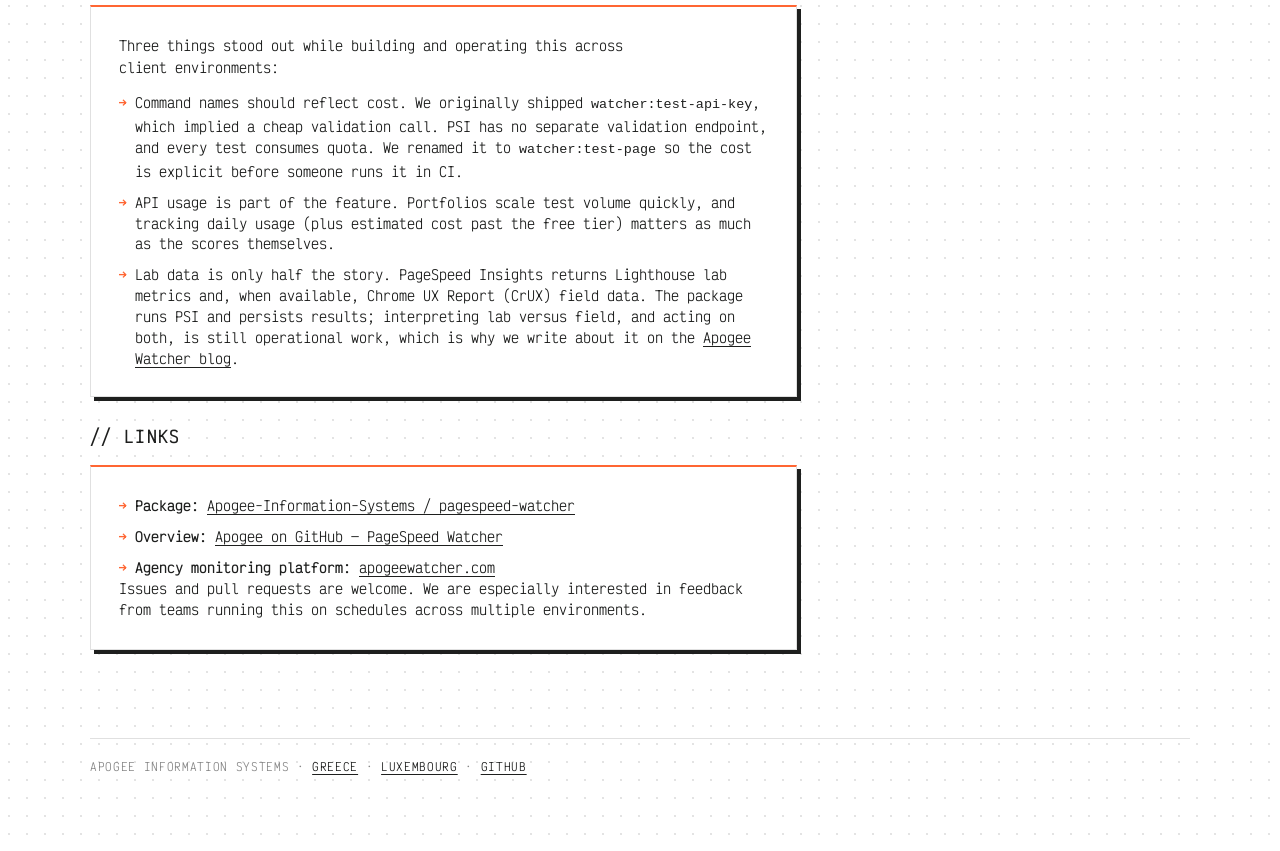
<file: docs/blog-open-sourcing-pagespeed-watcher.html>
<!doctype html>
<html lang="en-GB">
<head>
  <meta charset="utf-8" />
  <meta name="viewport" content="width=device-width, initial-scale=1" />
  <title>Open-sourcing PageSpeed Watcher — Apogee on GitHub</title>
  <meta name="description" content="How a portfolio monitoring problem became a production Laravel package, and what we chose to publish on GitHub." />
  <meta name="theme-color" content="#ff6633" />
  <meta name="author" content="Apogee Information Systems" />
  <link rel="canonical" href="https://apogee-information-systems.github.io/blog-open-sourcing-pagespeed-watcher.html" />
  <meta property="og:type" content="article" />
  <meta property="og:url" content="https://apogee-information-systems.github.io/blog-open-sourcing-pagespeed-watcher.html" />
  <meta property="og:title" content="Open-sourcing PageSpeed Watcher — Apogee on GitHub" />
  <meta property="og:description" content="How a portfolio monitoring problem became a production Laravel package, and what we chose to publish on GitHub." />
  <meta property="og:site_name" content="Apogee Information Systems" />
  <meta name="twitter:card" content="summary" />
  <meta name="twitter:title" content="Open-sourcing PageSpeed Watcher — Apogee on GitHub" />
  <meta name="twitter:description" content="How a portfolio monitoring problem became a production Laravel package, and what we chose to publish on GitHub." />
  <link rel="preconnect" href="https://fonts.googleapis.com" />
  <link rel="preconnect" href="https://fonts.gstatic.com" crossorigin />
  <link href="https://fonts.googleapis.com/css2?family=Victor+Mono:ital,wght@0,400;0,500;0,700;1,400;1,700&display=swap" rel="stylesheet" />
  <link rel="stylesheet" href="styles.css" />
  <script>
    var _paq = window._paq = window._paq || [];
    _paq.push(['trackPageView']);
    _paq.push(['enableLinkTracking']);
    (function() {
      var u="https://analytics.apogee.gr/";
      _paq.push(['setTrackerUrl', u+'matomo.php']);
      _paq.push(['setSiteId', '11']);
      var d=document, g=d.createElement('script'), s=d.getElementsByTagName('script')[0];
      g.async=true; g.src=u+'matomo.js'; s.parentNode.insertBefore(g,s);
    })();
  </script>
</head>
<body>
  <header class="site-nav">
    <a class="nav-brand" href="index.html" aria-label="Apogee home">
      <img src="Apogee_logo_2025_gr_2x1.png" alt="Apogee" width="280" height="140" />
    </a>
    <button type="button" class="nav-toggle" id="nav-toggle" aria-expanded="false" aria-controls="nav-links">Menu</button>
    <ul class="nav-links" id="nav-links" role="navigation" aria-label="Main">
      <li><a class="nav-link" href="index.html">Home</a></li>
      <li><a class="nav-link" href="pagespeed-watcher.html">PageSpeed Watcher</a></li>
      <li><a class="nav-link" href="website-404-redirects.html">404 Redirects</a></li>
      <li><a class="nav-link" href="core-web-vitals-checklists.html">CWV</a></li>
      <li><a class="nav-link is-active" href="blog.html" aria-current="page">Blog</a></li>
    </ul>
  </header>

  <main>
    <section class="section">
      <div class="wrap">
        <p class="section-kicker post-date">19 Aug 2026</p>
        <h1 class="h-xl">
          <span class="accent-bar" aria-hidden="true"></span>
          <span class="title-text">Open-sourcing PageSpeed Watcher: from internal Laravel monitoring to a public package</span>
        </h1>
        <p class="post-subtitle">How a portfolio monitoring problem became a production package, and what we chose to publish on GitHub.</p>

        <div class="split post-split">
          <article class="post-article">
          <p class="body-copy post-lede">
            When you manage many client sites, manual PageSpeed Insights checks do not scale. You run PSI on one property, copy LCP and INP into a spreadsheet, open the next client, and repeat until the list resets before you finish. We built a Laravel package to run scheduled tests, persist results, and track API usage, then open-sourced it so other teams can use the same foundation without our SaaS layer.
          </p>

          <section class="post-section">
            <p class="col-label">// Manual PSI checks at agency scale</p>
            <div class="content-panel">
              <p class="body-copy">
                Apogee Information Systems develops custom software, digital platforms, and open-source tools for organisations across Europe. Much of our work is long-term support: deployments, infrastructure, SEO, and performance, and for years monitoring followed the same manual loop.
              </p>
              <p class="body-copy">
                The tools we tried each covered one part of the workflow. Per-site pricing became expensive at agency scale, and Lighthouse CI was capable but added its own maintenance: pipelines, secrets, alerting, and keeping tests meaningful across dozens of properties. Data lived in different places, so regressions were easy to miss, and the familiar failure mode still happened: a client's performance dropped after a deployment, we did not catch it in routine checks, they noticed first, and rankings had already moved. At that point we treated monitoring as infrastructure, not a weekly chore.
              </p>
            </div>
          </section>

          <section class="post-section">
            <p class="col-label">// What we built first in Laravel</p>
            <div class="content-panel">
              <p class="body-copy">
                Among many different open source solutions, as well as our own Apogee Essence framework, we build with Laravel. When we need something reliable and repeatable, we ship it as a package (config, migrations, Artisan commands, tests) and wire it into our applications.
              </p>
              <p class="body-copy">
                PageSpeed Watcher started as internal tooling: scheduled Google PageSpeed Insights checks, results stored in our database, and visibility into API usage so quota and cost did not surprise us. Phase 1 was deliberately narrow:
              </p>
              <ul class="feature-list">
                <li>PSI client with timeouts, retries, and rate limiting</li>
                <li>Database tables for pages, test results, settings, and daily API usage</li>
                <li><code>watcher:test-page</code> to run a full PSI test from the CLI (not a cheap "is my key valid?" check; Google's API has no separate validation endpoint, and every call consumes quota)</li>
                <li><code>watcher:usage</code> for today's totals, the last seven days, and cost estimates beyond the free tier</li>
                <li>Configuration for thresholds, discovery limits, and scheduled daily tests</li>
              </ul>
              <p class="body-copy">
                The goal was straightforward production code: run quietly on a schedule while we focus on client work.
              </p>
            </div>
          </section>

          <section class="post-section">
            <p class="col-label">// From package engine to agency platform</p>
            <div class="content-panel">
              <p class="body-copy">
                The package handles running tests and storing data. It does not handle managing twenty client organisations, onboarding sites without hand-entering URLs, per-site performance budgets, or white-label PDF reports.
              </p>
              <p class="body-copy">
                Apogee Watcher builds on the same foundation: Laravel, Filament, and PageSpeed Watcher at the core. The platform adds multi-tenancy, automated page discovery, performance budgets, alerts, and client-ready reporting. The package remains the engine; the platform is the agency workflow around it. If you have read our <a class="inline-link" href="https://apogeewatcher.com/blog/changelog-1-from-zero-to-one" target="_blank" rel="noopener">changelog</a> or <a class="inline-link" href="https://apogeewatcher.com/blog/introducing-watcher" target="_blank" rel="noopener">introductory posts</a>, the split is the same: we needed the package first, and the product followed when we saw other agencies facing the same operational gap.
              </p>
            </div>
          </section>

          <section class="post-section">
            <p class="col-label">// Why we published it on GitHub</p>
            <div class="content-panel">
              <p class="body-copy">
                Laravel conventions, ecosystem packages, and patterns shape much of our work, and publishing PageSpeed Watcher is one way to give that back.
              </p>
              <ol class="post-list">
                <li>The problem is not unique to us. Any Laravel team tracking Core Web Vitals eventually needs scheduled PSI checks, persisted history, and API usage visibility, without rebuilding the same integration each time.</li>
                <li>The package stands on its own. Bolt it onto your application, fork the schema, or build your own dashboard; you should not need a hosted product to get the building blocks.</li>
                <li>We run it in production. Like our <a class="inline-link" href="https://github.com/Apogee-Information-Systems/website-404-redirects" target="_blank" rel="noopener">Website 404 Redirects</a> package, this is code we use ourselves, not a demo repository.</li>
                <li>Transparency matters. Performance tooling touches client data and third-party APIs. Open source lets you inspect what runs, what is stored, and how quota is counted.</li>
              </ol>
              <p class="body-copy">
                The MIT licence is deliberate: adopt it, extend it, embed it in client projects. If Apogee Watcher fits your agency workflow, use it. If you only need the Laravel layer, the package is there for that too. Layer, don't replace.
              </p>
            </div>
          </section>

          <section class="post-section">
            <p class="col-label">// Install and what Phase 1 includes</p>
            <pre class="code-block"><code>composer require apogee/laravel-pagespeed-watcher

php artisan vendor:publish --tag=watcher-config
php artisan vendor:publish --tag=watcher-migrations
php artisan migrate

php artisan watcher:test-page
php artisan watcher:usage</code></pre>
            <div class="post-columns">
              <div class="content-panel">
                <h2 class="h-section">Included</h2>
                <ul class="feature-list">
                  <li>Artisan commands for PSI tests and API usage tracking</li>
                  <li>Migrations for pages, test results, settings, and API usage</li>
                  <li>PSI integration designed for scheduled jobs, not one-off browser tests</li>
                  <li>Configuration for thresholds, rate limits, and discovery limits</li>
                </ul>
              </div>
              <div class="content-panel">
                <h2 class="h-section">Not included</h2>
                <ul class="feature-list">
                  <li>Multi-tenant admin UI</li>
                  <li>Automated page discovery interface</li>
                  <li>Performance budgets and alert routing (Slack, webhooks)</li>
                  <li>White-label PDF reports</li>
                  <li>Hosted monitoring dashboard</li>
                </ul>
              </div>
            </div>
            <p class="body-copy">
              Those capabilities live in <a class="inline-link" href="https://apogeewatcher.com/" target="_blank" rel="noopener">Apogee Watcher</a>. The package is the layer we were ready to share; the platform is where we invest in agency-specific product work.
            </p>
          </section>

          <section class="post-section">
            <p class="col-label">// What we learned running it in production</p>
            <div class="content-panel">
              <p class="body-copy">Three things stood out while building and operating this across client environments:</p>
              <ul class="feature-list">
                <li>Command names should reflect cost. We originally shipped <code>watcher:test-api-key</code>, which implied a cheap validation call. PSI has no separate validation endpoint, and every test consumes quota. We renamed it to <code>watcher:test-page</code> so the cost is explicit before someone runs it in CI.</li>
                <li>API usage is part of the feature. Portfolios scale test volume quickly, and tracking daily usage (plus estimated cost past the free tier) matters as much as the scores themselves.</li>
                <li>Lab data is only half the story. PageSpeed Insights returns Lighthouse lab metrics and, when available, Chrome UX Report (CrUX) field data. The package runs PSI and persists results; interpreting lab versus field, and acting on both, is still operational work, which is why we write about it on the <a class="inline-link" href="https://apogeewatcher.com/blog" target="_blank" rel="noopener">Apogee Watcher blog</a>.</li>
              </ul>
            </div>
          </section>

          <section class="post-section">
            <p class="col-label">// Links</p>
            <div class="content-panel">
              <ul class="feature-list">
                <li><strong>Package:</strong> <a class="inline-link" href="https://github.com/Apogee-Information-Systems/pagespeed-watcher" target="_blank" rel="noopener">Apogee-Information-Systems / pagespeed-watcher</a></li>
                <li><strong>Overview:</strong> <a class="inline-link" href="pagespeed-watcher.html">Apogee on GitHub — PageSpeed Watcher</a></li>
                <li><strong>Agency monitoring platform:</strong> <a class="inline-link" href="https://apogeewatcher.com/" target="_blank" rel="noopener">apogeewatcher.com</a></li>
              </ul>
              <p class="body-copy">
                Issues and pull requests are welcome. We are especially interested in feedback from teams running this on schedules across multiple environments.
              </p>
            </div>
          </section>
          </article>

          <aside class="col-stack post-sidebar">
            <div class="sidebar-section">
              <p class="col-label">// Open source package</p>
              <article class="pt product sidebar-product">
                <p class="pt-idx">01</p>
                <h3>
                  <a class="announcement-title" href="pagespeed-watcher.html">PageSpeed Watcher</a>
                </h3>
                <p class="repo-path">Apogee-Information-Systems / pagespeed-watcher</p>
                <p>Open-source Laravel package for scheduled Google PageSpeed Insights checks, persisted results, and API usage tracking.</p>
                <div class="btn-row">
                  <a class="btn-secondary" href="pagespeed-watcher.html">Package overview</a>
                  <a class="btn-secondary" href="https://github.com/Apogee-Information-Systems/pagespeed-watcher" target="_blank" rel="noopener">View on GitHub</a>
                </div>
              </article>
            </div>
          </aside>
        </div>


        <p class="site-foot">
          APOGEE INFORMATION SYSTEMS ·
          <a class="inline-link" href="https://apogee.gr/" target="_blank" rel="noopener">Greece</a> ·
          <a class="inline-link" href="https://apogee.lu/">Luxembourg</a> ·
          <a class="inline-link" href="https://github.com/Apogee-Information-Systems" target="_blank" rel="noopener">GitHub</a>
        </p>
      </div>
    </section>
  </main>
  <script src="nav.js" defer></script>
  <script src="copy-code.js" defer></script>
</body>
</html>
</file>
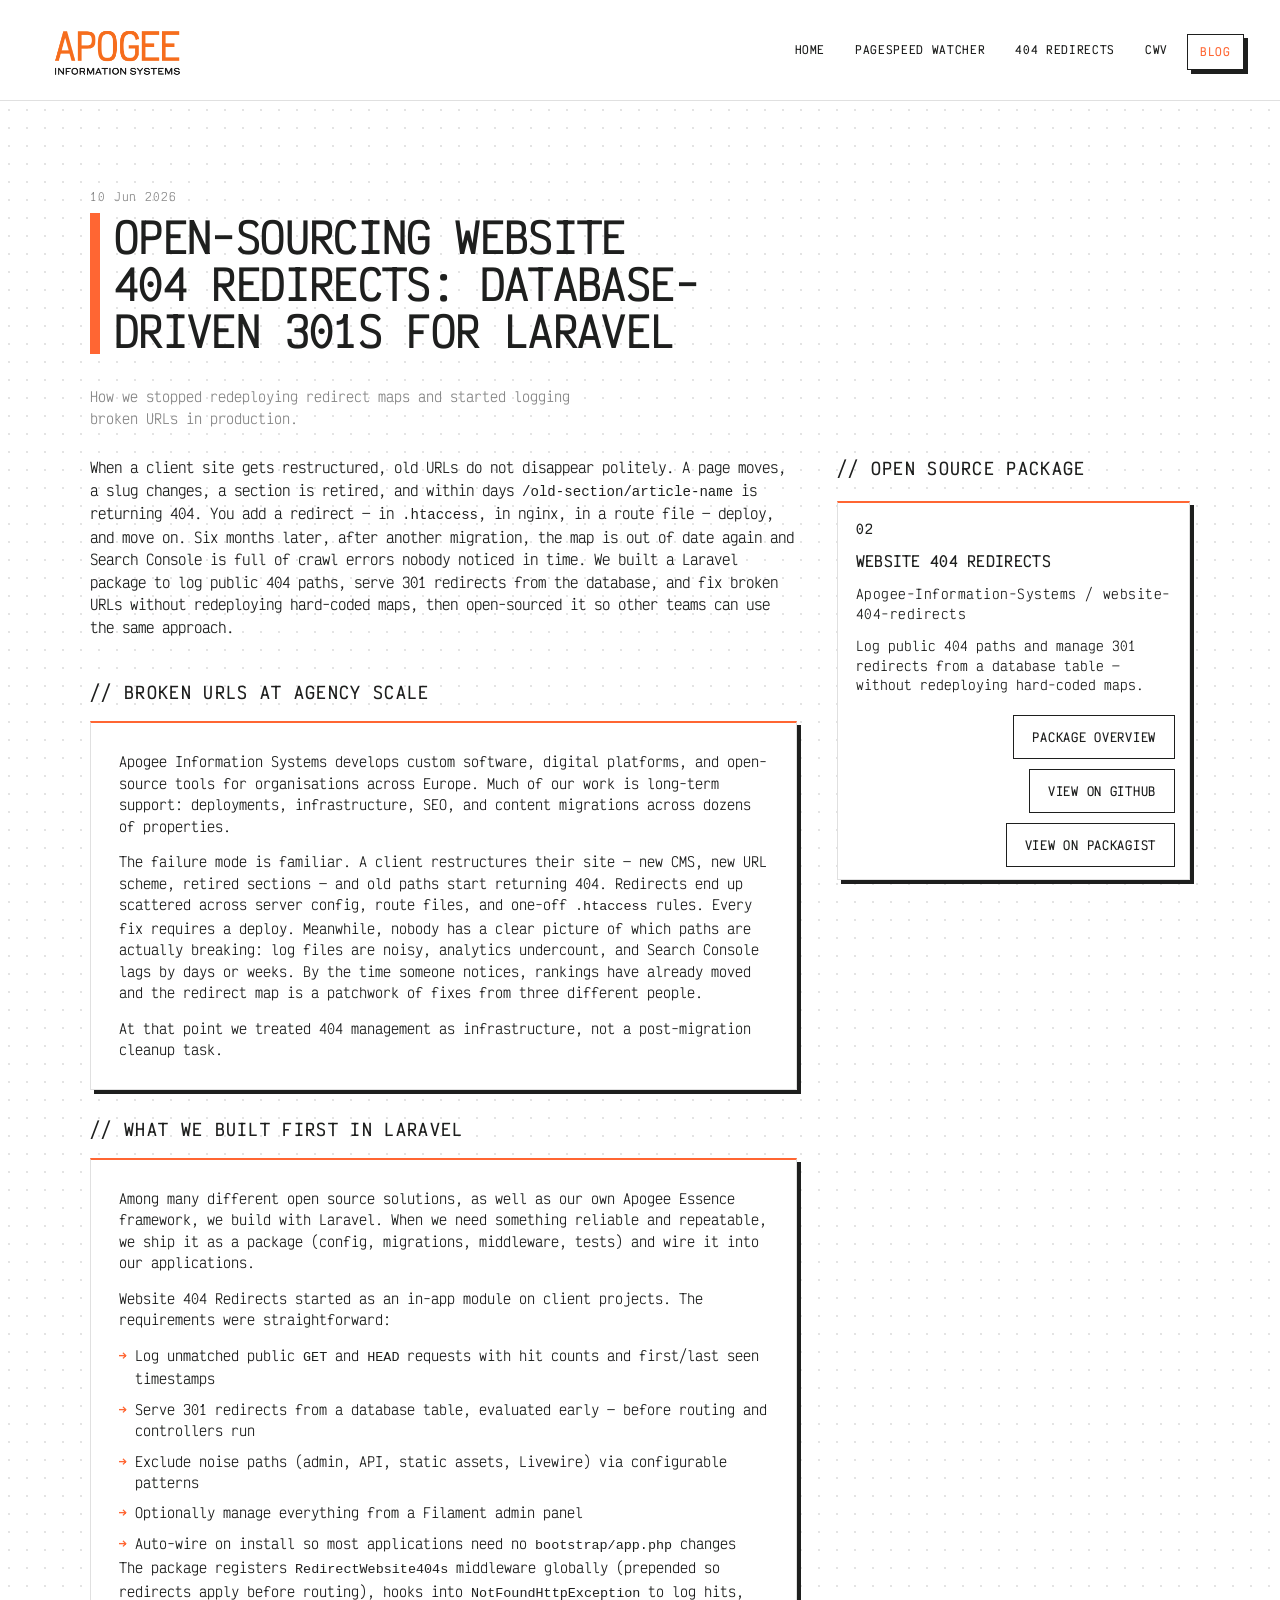
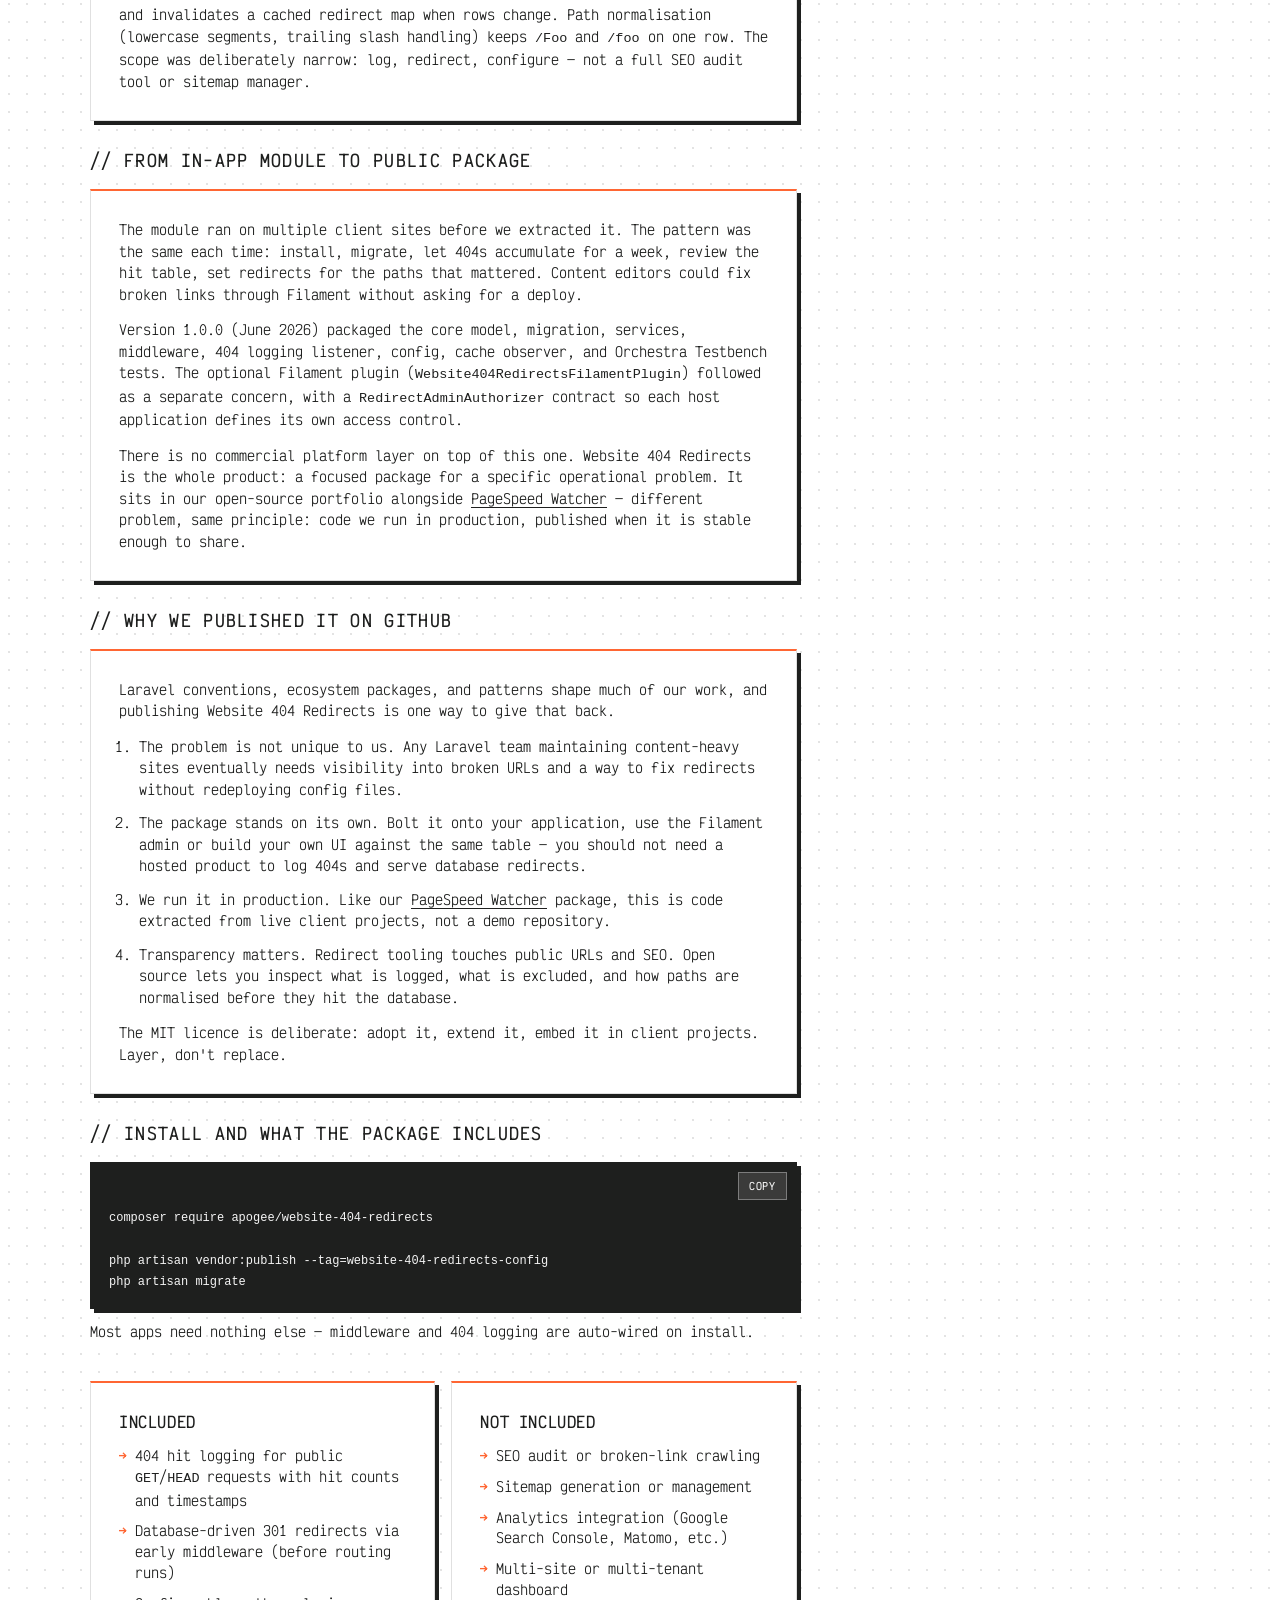
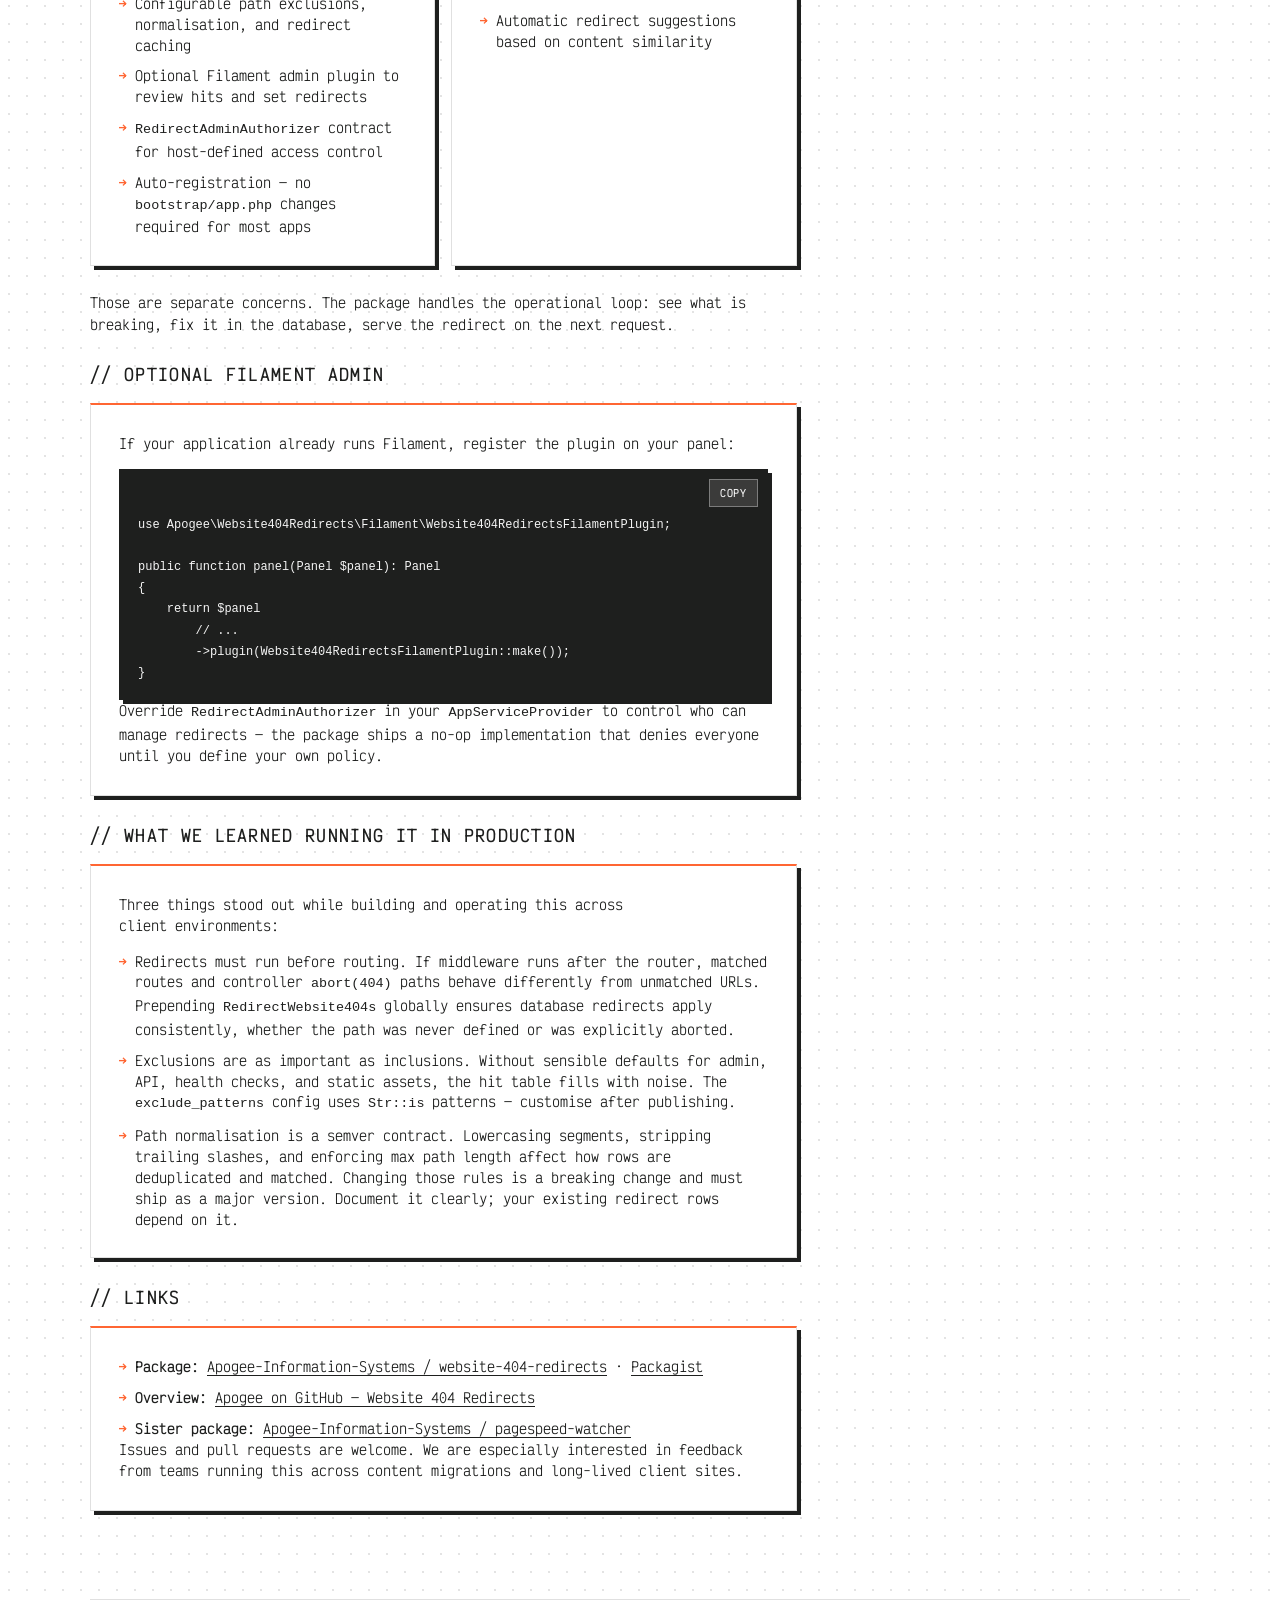
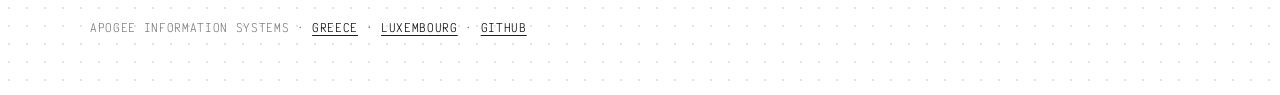
<file: docs/blog-open-sourcing-website-404-redirects.html>
<!doctype html>
<html lang="en-GB">
<head>
  <meta charset="utf-8" />
  <meta name="viewport" content="width=device-width, initial-scale=1" />
  <title>Open-sourcing Website 404 Redirects — Apogee on GitHub</title>
  <meta name="description" content="How we stopped redeploying redirect maps and started logging broken URLs in production with a Laravel package." />
  <meta name="theme-color" content="#ff6633" />
  <meta name="author" content="Apogee Information Systems" />
  <link rel="canonical" href="https://apogee-information-systems.github.io/blog-open-sourcing-website-404-redirects.html" />
  <meta property="og:type" content="article" />
  <meta property="og:url" content="https://apogee-information-systems.github.io/blog-open-sourcing-website-404-redirects.html" />
  <meta property="og:title" content="Open-sourcing Website 404 Redirects — Apogee on GitHub" />
  <meta property="og:description" content="How we stopped redeploying redirect maps and started logging broken URLs in production with a Laravel package." />
  <meta property="og:site_name" content="Apogee Information Systems" />
  <meta name="twitter:card" content="summary" />
  <meta name="twitter:title" content="Open-sourcing Website 404 Redirects — Apogee on GitHub" />
  <meta name="twitter:description" content="How we stopped redeploying redirect maps and started logging broken URLs in production with a Laravel package." />
  <link rel="preconnect" href="https://fonts.googleapis.com" />
  <link rel="preconnect" href="https://fonts.gstatic.com" crossorigin />
  <link href="https://fonts.googleapis.com/css2?family=Victor+Mono:ital,wght@0,400;0,500;0,700;1,400;1,700&display=swap" rel="stylesheet" />
  <link rel="stylesheet" href="styles.css" />
  <script>
    var _paq = window._paq = window._paq || [];
    _paq.push(['trackPageView']);
    _paq.push(['enableLinkTracking']);
    (function() {
      var u="https://analytics.apogee.gr/";
      _paq.push(['setTrackerUrl', u+'matomo.php']);
      _paq.push(['setSiteId', '11']);
      var d=document, g=d.createElement('script'), s=d.getElementsByTagName('script')[0];
      g.async=true; g.src=u+'matomo.js'; s.parentNode.insertBefore(g,s);
    })();
  </script>
</head>
<body>
  <header class="site-nav">
    <a class="nav-brand" href="index.html" aria-label="Apogee home">
      <img src="Apogee_logo_2025_gr_2x1.png" alt="Apogee" width="280" height="140" />
    </a>
    <button type="button" class="nav-toggle" id="nav-toggle" aria-expanded="false" aria-controls="nav-links">Menu</button>
    <ul class="nav-links" id="nav-links" role="navigation" aria-label="Main">
      <li><a class="nav-link" href="index.html">Home</a></li>
      <li><a class="nav-link" href="pagespeed-watcher.html">PageSpeed Watcher</a></li>
      <li><a class="nav-link" href="website-404-redirects.html">404 Redirects</a></li>
      <li><a class="nav-link" href="core-web-vitals-checklists.html">CWV</a></li>
      <li><a class="nav-link is-active" href="blog.html" aria-current="page">Blog</a></li>
    </ul>
  </header>

  <main>
    <section class="section">
      <div class="wrap">
        <p class="section-kicker post-date">10 Jun 2026</p>
        <h1 class="h-xl">
          <span class="accent-bar" aria-hidden="true"></span>
          <span class="title-text">Open-sourcing Website 404 Redirects: database-driven 301s for Laravel</span>
        </h1>
        <p class="post-subtitle">How we stopped redeploying redirect maps and started logging broken URLs in production.</p>

        <div class="split post-split">
          <article class="post-article">
          <p class="body-copy post-lede">
            When a client site gets restructured, old URLs do not disappear politely. A page moves, a slug changes, a section is retired, and within days <code>/old-section/article-name</code> is returning 404. You add a redirect — in <code>.htaccess</code>, in nginx, in a route file — deploy, and move on. Six months later, after another migration, the map is out of date again and Search Console is full of crawl errors nobody noticed in time. We built a Laravel package to log public 404 paths, serve 301 redirects from the database, and fix broken URLs without redeploying hard-coded maps, then open-sourced it so other teams can use the same approach.
          </p>

          <section class="post-section">
            <p class="col-label">// Broken URLs at agency scale</p>
            <div class="content-panel">
              <p class="body-copy">
                Apogee Information Systems develops custom software, digital platforms, and open-source tools for organisations across Europe. Much of our work is long-term support: deployments, infrastructure, SEO, and content migrations across dozens of properties.
              </p>
              <p class="body-copy">
                The failure mode is familiar. A client restructures their site — new CMS, new URL scheme, retired sections — and old paths start returning 404. Redirects end up scattered across server config, route files, and one-off <code>.htaccess</code> rules. Every fix requires a deploy. Meanwhile, nobody has a clear picture of which paths are actually breaking: log files are noisy, analytics undercount, and Search Console lags by days or weeks. By the time someone notices, rankings have already moved and the redirect map is a patchwork of fixes from three different people.
              </p>
              <p class="body-copy">
                At that point we treated 404 management as infrastructure, not a post-migration cleanup task.
              </p>
            </div>
          </section>

          <section class="post-section">
            <p class="col-label">// What we built first in Laravel</p>
            <div class="content-panel">
              <p class="body-copy">
                Among many different open source solutions, as well as our own Apogee Essence framework, we build with Laravel. When we need something reliable and repeatable, we ship it as a package (config, migrations, middleware, tests) and wire it into our applications.
              </p>
              <p class="body-copy">
                Website 404 Redirects started as an in-app module on client projects. The requirements were straightforward:
              </p>
              <ul class="feature-list">
                <li>Log unmatched public <code>GET</code> and <code>HEAD</code> requests with hit counts and first/last seen timestamps</li>
                <li>Serve 301 redirects from a database table, evaluated early — before routing and controllers run</li>
                <li>Exclude noise paths (admin, API, static assets, Livewire) via configurable patterns</li>
                <li>Optionally manage everything from a Filament admin panel</li>
                <li>Auto-wire on install so most applications need no <code>bootstrap/app.php</code> changes</li>
              </ul>
              <p class="body-copy">
                The package registers <code>RedirectWebsite404s</code> middleware globally (prepended so redirects apply before routing), hooks into <code>NotFoundHttpException</code> to log hits, and invalidates a cached redirect map when rows change. Path normalisation (lowercase segments, trailing slash handling) keeps <code>/Foo</code> and <code>/foo</code> on one row. The scope was deliberately narrow: log, redirect, configure — not a full SEO audit tool or sitemap manager.
              </p>
            </div>
          </section>

          <section class="post-section">
            <p class="col-label">// From in-app module to public package</p>
            <div class="content-panel">
              <p class="body-copy">
                The module ran on multiple client sites before we extracted it. The pattern was the same each time: install, migrate, let 404s accumulate for a week, review the hit table, set redirects for the paths that mattered. Content editors could fix broken links through Filament without asking for a deploy.
              </p>
              <p class="body-copy">
                Version 1.0.0 (June 2026) packaged the core model, migration, services, middleware, 404 logging listener, config, cache observer, and Orchestra Testbench tests. The optional Filament plugin (<code>Website404RedirectsFilamentPlugin</code>) followed as a separate concern, with a <code>RedirectAdminAuthorizer</code> contract so each host application defines its own access control.
              </p>
              <p class="body-copy">
                There is no commercial platform layer on top of this one. Website 404 Redirects is the whole product: a focused package for a specific operational problem. It sits in our open-source portfolio alongside <a class="inline-link" href="https://github.com/Apogee-Information-Systems/pagespeed-watcher" target="_blank" rel="noopener">PageSpeed Watcher</a> — different problem, same principle: code we run in production, published when it is stable enough to share.
              </p>
            </div>
          </section>

          <section class="post-section">
            <p class="col-label">// Why we published it on GitHub</p>
            <div class="content-panel">
              <p class="body-copy">
                Laravel conventions, ecosystem packages, and patterns shape much of our work, and publishing Website 404 Redirects is one way to give that back.
              </p>
              <ol class="post-list">
                <li>The problem is not unique to us. Any Laravel team maintaining content-heavy sites eventually needs visibility into broken URLs and a way to fix redirects without redeploying config files.</li>
                <li>The package stands on its own. Bolt it onto your application, use the Filament admin or build your own UI against the same table — you should not need a hosted product to log 404s and serve database redirects.</li>
                <li>We run it in production. Like our <a class="inline-link" href="https://github.com/Apogee-Information-Systems/pagespeed-watcher" target="_blank" rel="noopener">PageSpeed Watcher</a> package, this is code extracted from live client projects, not a demo repository.</li>
                <li>Transparency matters. Redirect tooling touches public URLs and SEO. Open source lets you inspect what is logged, what is excluded, and how paths are normalised before they hit the database.</li>
              </ol>
              <p class="body-copy">
                The MIT licence is deliberate: adopt it, extend it, embed it in client projects. Layer, don't replace.
              </p>
            </div>
          </section>

          <section class="post-section">
            <p class="col-label">// Install and what the package includes</p>
            <pre class="code-block"><code>composer require apogee/website-404-redirects

php artisan vendor:publish --tag=website-404-redirects-config
php artisan migrate</code></pre>
            <p class="body-copy">
              Most apps need nothing else — middleware and 404 logging are auto-wired on install.
            </p>
            <div class="post-columns">
              <div class="content-panel">
                <h2 class="h-section">Included</h2>
                <ul class="feature-list">
                  <li>404 hit logging for public <code>GET</code>/<code>HEAD</code> requests with hit counts and timestamps</li>
                  <li>Database-driven 301 redirects via early middleware (before routing runs)</li>
                  <li>Configurable path exclusions, normalisation, and redirect caching</li>
                  <li>Optional Filament admin plugin to review hits and set redirects</li>
                  <li><code>RedirectAdminAuthorizer</code> contract for host-defined access control</li>
                  <li>Auto-registration — no <code>bootstrap/app.php</code> changes required for most apps</li>
                </ul>
              </div>
              <div class="content-panel">
                <h2 class="h-section">Not included</h2>
                <ul class="feature-list">
                  <li>SEO audit or broken-link crawling</li>
                  <li>Sitemap generation or management</li>
                  <li>Analytics integration (Google Search Console, Matomo, etc.)</li>
                  <li>Multi-site or multi-tenant dashboard</li>
                  <li>Automatic redirect suggestions based on content similarity</li>
                </ul>
              </div>
            </div>
            <p class="body-copy">
              Those are separate concerns. The package handles the operational loop: see what is breaking, fix it in the database, serve the redirect on the next request.
            </p>
          </section>

          <section class="post-section">
            <p class="col-label">// Optional Filament admin</p>
            <div class="content-panel">
              <p class="body-copy">
                If your application already runs Filament, register the plugin on your panel:
              </p>
              <pre class="code-block"><code>use Apogee\Website404Redirects\Filament\Website404RedirectsFilamentPlugin;

public function panel(Panel $panel): Panel
{
    return $panel
        // ...
        ->plugin(Website404RedirectsFilamentPlugin::make());
}</code></pre>
              <p class="body-copy">
                Override <code>RedirectAdminAuthorizer</code> in your <code>AppServiceProvider</code> to control who can manage redirects — the package ships a no-op implementation that denies everyone until you define your own policy.
              </p>
            </div>
          </section>

          <section class="post-section">
            <p class="col-label">// What we learned running it in production</p>
            <div class="content-panel">
              <p class="body-copy">Three things stood out while building and operating this across client environments:</p>
              <ul class="feature-list">
                <li>Redirects must run before routing. If middleware runs after the router, matched routes and controller <code>abort(404)</code> paths behave differently from unmatched URLs. Prepending <code>RedirectWebsite404s</code> globally ensures database redirects apply consistently, whether the path was never defined or was explicitly aborted.</li>
                <li>Exclusions are as important as inclusions. Without sensible defaults for admin, API, health checks, and static assets, the hit table fills with noise. The <code>exclude_patterns</code> config uses <code>Str::is</code> patterns — customise after publishing.</li>
                <li>Path normalisation is a semver contract. Lowercasing segments, stripping trailing slashes, and enforcing max path length affect how rows are deduplicated and matched. Changing those rules is a breaking change and must ship as a major version. Document it clearly; your existing redirect rows depend on it.</li>
              </ul>
            </div>
          </section>

          <section class="post-section">
            <p class="col-label">// Links</p>
            <div class="content-panel">
              <ul class="feature-list">
                <li><strong>Package:</strong> <a class="inline-link" href="https://github.com/Apogee-Information-Systems/website-404-redirects" target="_blank" rel="noopener">Apogee-Information-Systems / website-404-redirects</a> · <a class="inline-link" href="https://packagist.org/packages/apogee/website-404-redirects" target="_blank" rel="noopener">Packagist</a></li>
                <li><strong>Overview:</strong> <a class="inline-link" href="website-404-redirects.html">Apogee on GitHub — Website 404 Redirects</a></li>
                <li><strong>Sister package:</strong> <a class="inline-link" href="https://github.com/Apogee-Information-Systems/pagespeed-watcher" target="_blank" rel="noopener">Apogee-Information-Systems / pagespeed-watcher</a></li>
              </ul>
              <p class="body-copy">
                Issues and pull requests are welcome. We are especially interested in feedback from teams running this across content migrations and long-lived client sites.
              </p>
            </div>
          </section>
          </article>

          <aside class="col-stack post-sidebar">
            <div class="sidebar-section">
              <p class="col-label">// Open source package</p>
              <article class="pt product sidebar-product">
                <p class="pt-idx">02</p>
                <h3>
                  <a class="announcement-title" href="website-404-redirects.html">Website 404 Redirects</a>
                </h3>
                <p class="repo-path">Apogee-Information-Systems / website-404-redirects</p>
                <p>Log public 404 paths and manage 301 redirects from a database table — without redeploying hard-coded maps.</p>
                <div class="btn-row">
                  <a class="btn-secondary" href="website-404-redirects.html">Package overview</a>
                  <a class="btn-secondary" href="https://github.com/Apogee-Information-Systems/website-404-redirects" target="_blank" rel="noopener">View on GitHub</a>
                  <a class="btn-secondary" href="https://packagist.org/packages/apogee/website-404-redirects" target="_blank" rel="noopener">View on Packagist</a>
                </div>
              </article>
            </div>
          </aside>
        </div>


        <p class="site-foot">
          APOGEE INFORMATION SYSTEMS ·
          <a class="inline-link" href="https://apogee.gr/" target="_blank" rel="noopener">Greece</a> ·
          <a class="inline-link" href="https://apogee.lu/">Luxembourg</a> ·
          <a class="inline-link" href="https://github.com/Apogee-Information-Systems" target="_blank" rel="noopener">GitHub</a>
        </p>
      </div>
    </section>
  </main>
  <script src="nav.js" defer></script>
  <script src="copy-code.js" defer></script>
</body>
</html>
</file>
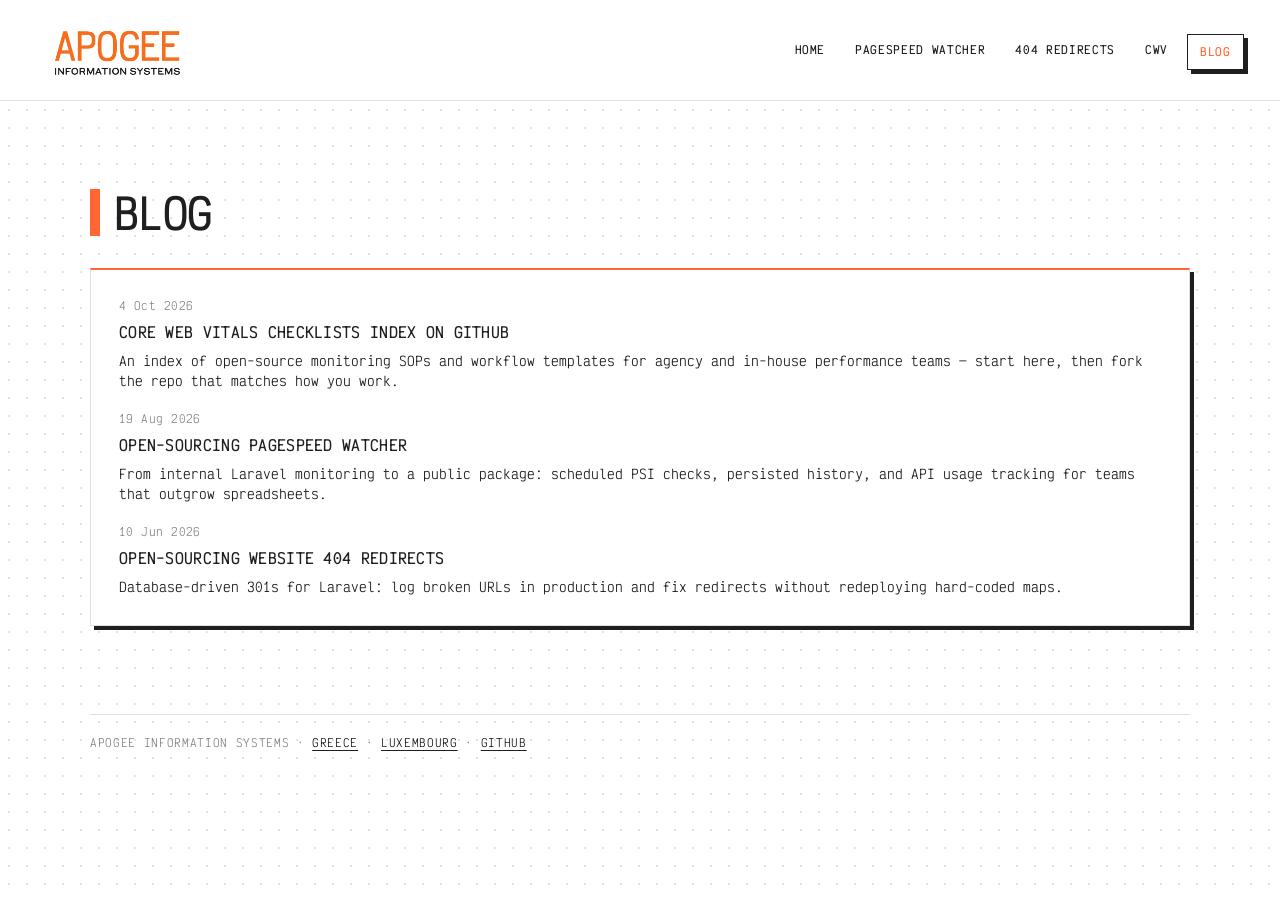
<file: docs/blog.html>
<!doctype html>
<html lang="en-GB">
<head>
  <meta charset="utf-8" />
  <meta name="viewport" content="width=device-width, initial-scale=1" />
  <title>Blog — Apogee on GitHub</title>
  <meta name="description" content="News and updates from Apogee Information Systems open-source projects on GitHub." />
  <meta name="theme-color" content="#ff6633" />
  <meta name="author" content="Apogee Information Systems" />
  <link rel="canonical" href="https://apogee-information-systems.github.io/blog.html" />
  <meta property="og:type" content="website" />
  <meta property="og:url" content="https://apogee-information-systems.github.io/blog.html" />
  <meta property="og:title" content="Blog — Apogee on GitHub" />
  <meta property="og:description" content="News and updates from Apogee Information Systems open-source projects on GitHub." />
  <meta property="og:site_name" content="Apogee Information Systems" />
  <meta name="twitter:card" content="summary" />
  <meta name="twitter:title" content="Blog — Apogee on GitHub" />
  <meta name="twitter:description" content="News and updates from Apogee Information Systems open-source projects on GitHub." />
  <link rel="preconnect" href="https://fonts.googleapis.com" />
  <link rel="preconnect" href="https://fonts.gstatic.com" crossorigin />
  <link href="https://fonts.googleapis.com/css2?family=Victor+Mono:ital,wght@0,400;0,500;0,700;1,400;1,700&display=swap" rel="stylesheet" />
  <link rel="stylesheet" href="styles.css" />
  <script>
    var _paq = window._paq = window._paq || [];
    _paq.push(['trackPageView']);
    _paq.push(['enableLinkTracking']);
    (function() {
      var u="https://analytics.apogee.gr/";
      _paq.push(['setTrackerUrl', u+'matomo.php']);
      _paq.push(['setSiteId', '11']);
      var d=document, g=d.createElement('script'), s=d.getElementsByTagName('script')[0];
      g.async=true; g.src=u+'matomo.js'; s.parentNode.insertBefore(g,s);
    })();
  </script>
</head>
<body>
  <header class="site-nav">
    <a class="nav-brand" href="index.html" aria-label="Apogee home">
      <img src="Apogee_logo_2025_gr_2x1.png" alt="Apogee" width="280" height="140" />
    </a>
    <button type="button" class="nav-toggle" id="nav-toggle" aria-expanded="false" aria-controls="nav-links">Menu</button>
    <ul class="nav-links" id="nav-links" role="navigation" aria-label="Main">
      <li><a class="nav-link" href="index.html">Home</a></li>
      <li><a class="nav-link" href="pagespeed-watcher.html">PageSpeed Watcher</a></li>
      <li><a class="nav-link" href="website-404-redirects.html">404 Redirects</a></li>
      <li><a class="nav-link" href="core-web-vitals-checklists.html">CWV</a></li>
      <li><a class="nav-link is-active" href="blog.html" aria-current="page">Blog</a></li>
    </ul>
  </header>

  <main>
    <section class="section">
      <div class="wrap">
        <h1 class="h-xl">
          <span class="accent-bar" aria-hidden="true"></span>
          <span class="title-text">Blog</span>
        </h1>

        <div class="announcements-section">
          <div class="announcements-panel">
            <ul class="announcements-list">
              <li class="announcement-item">
                <p class="announcement-date">4 Oct 2026</p>
                <h3>
                  <a class="announcement-title" href="blog-core-web-vitals-checklists-index.html">Core Web Vitals checklists index on GitHub</a>
                </h3>
                <p class="announcement-excerpt">An index of open-source monitoring SOPs and workflow templates for agency and in-house performance teams — start here, then fork the repo that matches how you work.</p>
              </li>
              <li class="announcement-item">
                <p class="announcement-date">19 Aug 2026</p>
                <h3>
                  <a class="announcement-title" href="blog-open-sourcing-pagespeed-watcher.html">Open-sourcing PageSpeed Watcher</a>
                </h3>
                <p class="announcement-excerpt">From internal Laravel monitoring to a public package: scheduled PSI checks, persisted history, and API usage tracking for teams that outgrow spreadsheets.</p>
              </li>
              <li class="announcement-item">
                <p class="announcement-date">10 Jun 2026</p>
                <h3>
                  <a class="announcement-title" href="blog-open-sourcing-website-404-redirects.html">Open-sourcing Website 404 Redirects</a>
                </h3>
                <p class="announcement-excerpt">Database-driven 301s for Laravel: log broken URLs in production and fix redirects without redeploying hard-coded maps.</p>
              </li>
            </ul>
          </div>
        </div>

        <p class="site-foot">
          APOGEE INFORMATION SYSTEMS ·
          <a class="inline-link" href="https://apogee.gr/" target="_blank" rel="noopener">Greece</a> ·
          <a class="inline-link" href="https://apogee.lu/">Luxembourg</a> ·
          <a class="inline-link" href="https://github.com/Apogee-Information-Systems" target="_blank" rel="noopener">GitHub</a>
        </p>
      </div>
    </section>
  </main>
  <script src="nav.js" defer></script>
</body>
</html>
</file>
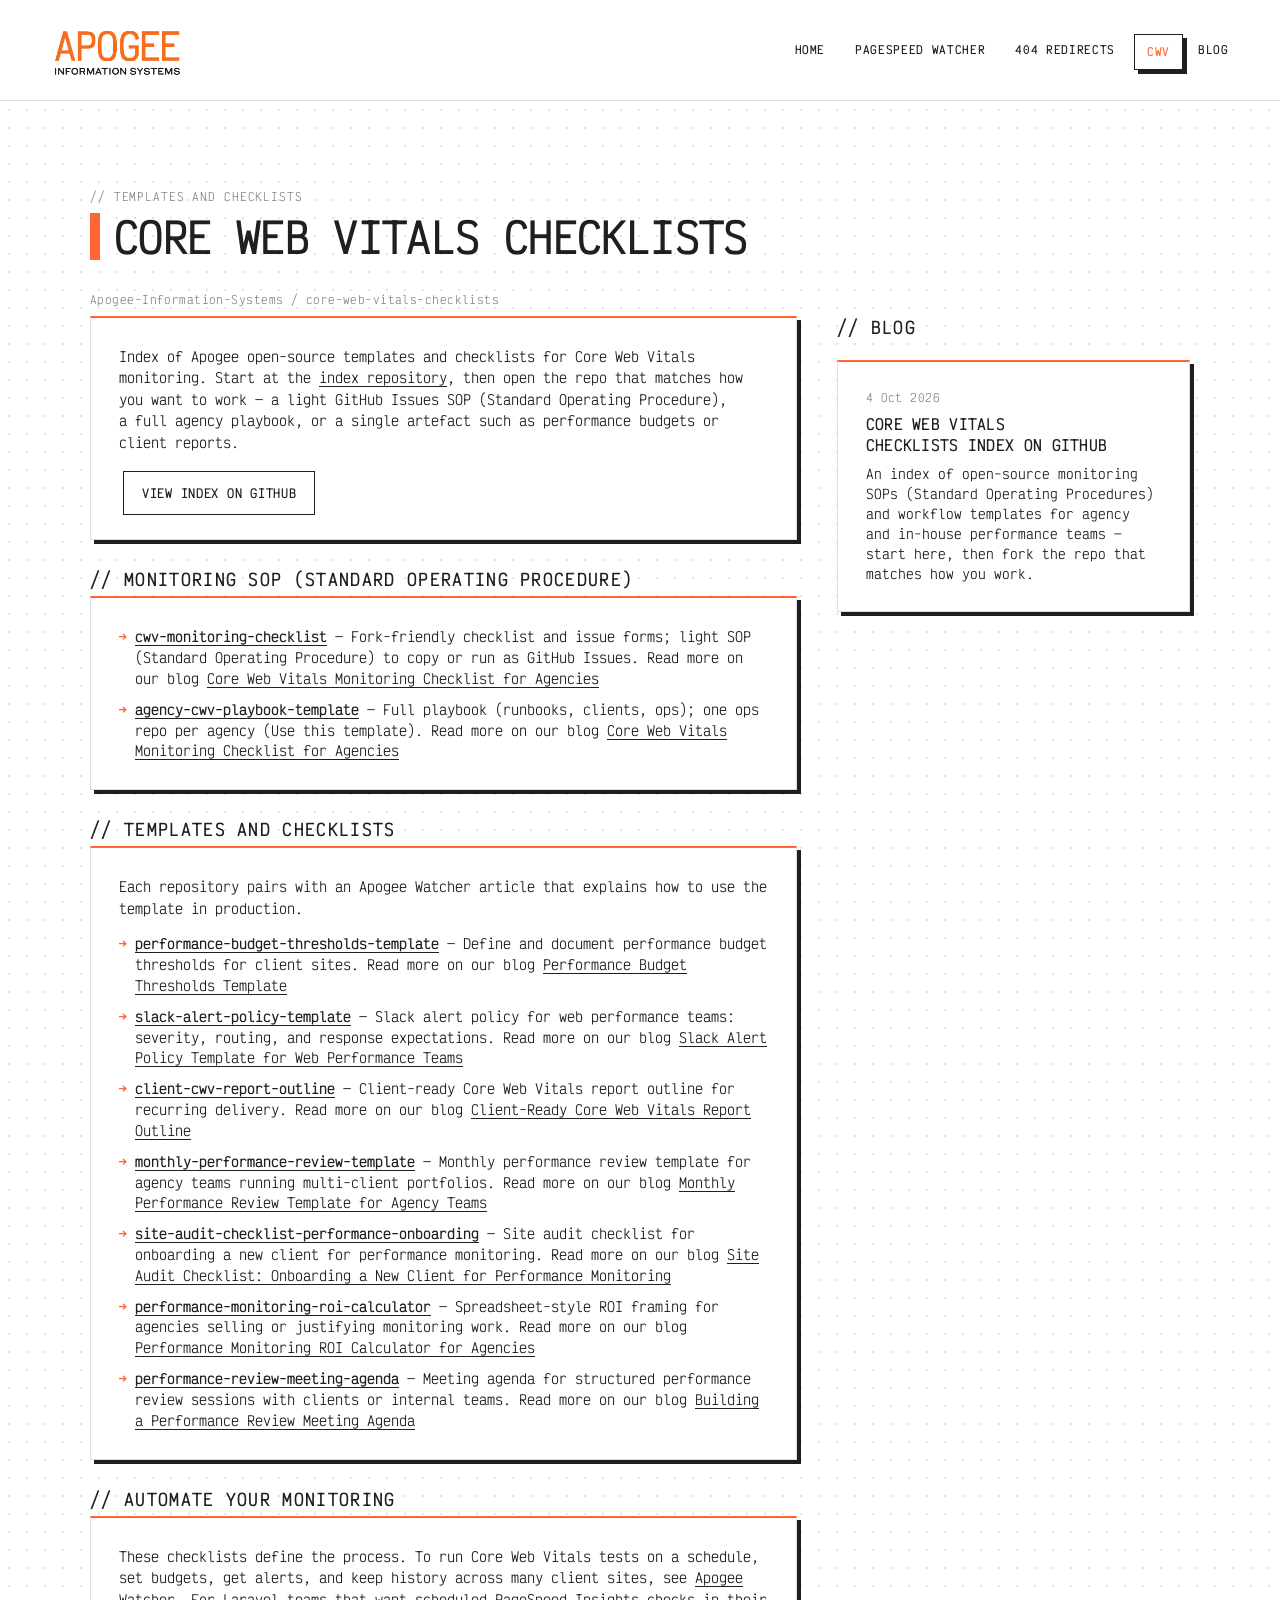
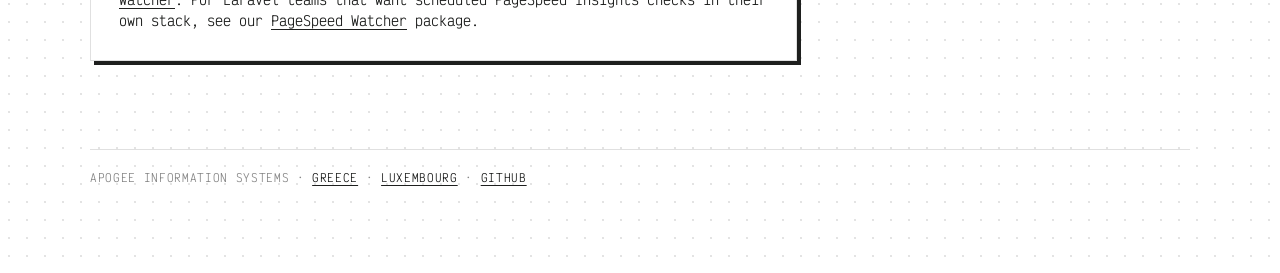
<file: docs/core-web-vitals-checklists.html>
<!doctype html>
<html lang="en-GB">
<head>
  <meta charset="utf-8" />
  <meta name="viewport" content="width=device-width, initial-scale=1" />
  <title>Core Web Vitals Checklists — Apogee on GitHub</title>
  <meta name="description" content="Index of Apogee open-source templates and checklists for Core Web Vitals monitoring — monitoring SOPs (Standard Operating Procedures), playbooks, budgets, alerts, and agency workflows." />
  <meta name="theme-color" content="#ff6633" />
  <meta name="author" content="Apogee Information Systems" />
  <link rel="canonical" href="https://apogee-information-systems.github.io/core-web-vitals-checklists.html" />
  <meta property="og:type" content="website" />
  <meta property="og:url" content="https://apogee-information-systems.github.io/core-web-vitals-checklists.html" />
  <meta property="og:title" content="Core Web Vitals Checklists — Apogee on GitHub" />
  <meta property="og:description" content="Open-source templates and checklists for Core Web Vitals monitoring workflows." />
  <meta property="og:site_name" content="Apogee Information Systems" />
  <meta name="twitter:card" content="summary" />
  <meta name="twitter:title" content="Core Web Vitals Checklists — Apogee on GitHub" />
  <meta name="twitter:description" content="Open-source templates and checklists for Core Web Vitals monitoring workflows." />
  <link rel="preconnect" href="https://fonts.googleapis.com" />
  <link rel="preconnect" href="https://fonts.gstatic.com" crossorigin />
  <link href="https://fonts.googleapis.com/css2?family=Victor+Mono:ital,wght@0,400;0,500;0,700;1,400;1,700&display=swap" rel="stylesheet" />
  <link rel="stylesheet" href="styles.css" />
  <script>
    var _paq = window._paq = window._paq || [];
    _paq.push(['trackPageView']);
    _paq.push(['enableLinkTracking']);
    (function() {
      var u="https://analytics.apogee.gr/";
      _paq.push(['setTrackerUrl', u+'matomo.php']);
      _paq.push(['setSiteId', '11']);
      var d=document, g=d.createElement('script'), s=d.getElementsByTagName('script')[0];
      g.async=true; g.src=u+'matomo.js'; s.parentNode.insertBefore(g,s);
    })();
  </script>
</head>
<body>
  <header class="site-nav">
    <a class="nav-brand" href="index.html" aria-label="Apogee home">
      <img src="Apogee_logo_2025_gr_2x1.png" alt="Apogee" width="280" height="140" />
    </a>
    <button type="button" class="nav-toggle" id="nav-toggle" aria-expanded="false" aria-controls="nav-links">Menu</button>
    <ul class="nav-links" id="nav-links" role="navigation" aria-label="Main">
      <li><a class="nav-link" href="index.html">Home</a></li>
      <li><a class="nav-link" href="pagespeed-watcher.html">PageSpeed Watcher</a></li>
      <li><a class="nav-link" href="website-404-redirects.html">404 Redirects</a></li>
      <li><a class="nav-link is-active" href="core-web-vitals-checklists.html" aria-current="page">CWV</a></li>
      <li><a class="nav-link" href="blog.html">Blog</a></li>
    </ul>
  </header>

  <main>
    <section class="section">
      <div class="wrap">
        <p class="section-kicker">// Templates and checklists</p>
        <h1 class="h-xl">
          <span class="accent-bar" aria-hidden="true"></span>
          <span class="title-text">Core Web Vitals Checklists</span>
        </h1>
        <p class="repo-path package-intro">Apogee-Information-Systems / core-web-vitals-checklists</p>

        <div class="split package-split">
          <div class="package-layout">
            <div class="content-panel">
              <p class="body-copy">
                Index of Apogee open-source templates and checklists for Core Web Vitals monitoring. Start at the <a class="inline-link" href="https://github.com/Apogee-Information-Systems/core-web-vitals-checklists" target="_blank" rel="noopener">index repository</a>, then open the repo that matches how you want to work — a light GitHub Issues SOP (Standard Operating Procedure), a full agency playbook, or a single artefact such as performance budgets or client reports.
              </p>
              <div class="page-actions">
                <a class="btn-secondary" href="https://github.com/Apogee-Information-Systems/core-web-vitals-checklists" target="_blank" rel="noopener">View index on GitHub</a>
              </div>
            </div>

            <div>
              <p class="col-label">// Monitoring SOP (Standard Operating Procedure)</p>
              <div class="content-panel">
                <ul class="feature-list">
                  <li>
                    <a class="inline-link" href="https://github.com/Apogee-Information-Systems/cwv-monitoring-checklist" target="_blank" rel="noopener"><strong>cwv-monitoring-checklist</strong></a>
                    — Fork-friendly checklist and issue forms; light SOP (Standard Operating Procedure) to copy or run as GitHub Issues.
                    Read more on our blog
                    <a class="inline-link" href="https://apogeewatcher.com/blog/core-web-vitals-monitoring-checklist-for-agencies" target="_blank" rel="noopener">Core Web Vitals Monitoring Checklist for Agencies</a>
                  </li>
                  <li>
                    <a class="inline-link" href="https://github.com/Apogee-Information-Systems/agency-cwv-playbook-template" target="_blank" rel="noopener"><strong>agency-cwv-playbook-template</strong></a>
                    — Full playbook (runbooks, clients, ops); one ops repo per agency (Use this template).
                    Read more on our blog
                    <a class="inline-link" href="https://apogeewatcher.com/blog/core-web-vitals-monitoring-checklist-for-agencies" target="_blank" rel="noopener">Core Web Vitals Monitoring Checklist for Agencies</a>
                  </li>
                </ul>
              </div>
            </div>

            <div>
              <p class="col-label">// Templates and checklists</p>
              <div class="content-panel">
                <p class="body-copy">Each repository pairs with an Apogee Watcher article that explains how to use the template in production.</p>
                <ul class="feature-list">
                  <li>
                    <a class="inline-link" href="https://github.com/Apogee-Information-Systems/performance-budget-thresholds-template" target="_blank" rel="noopener"><strong>performance-budget-thresholds-template</strong></a>
                    — Define and document performance budget thresholds for client sites.
                    Read more on our blog
                    <a class="inline-link" href="https://apogeewatcher.com/blog/performance-budget-thresholds-template" target="_blank" rel="noopener">Performance Budget Thresholds Template</a>
                  </li>
                  <li>
                    <a class="inline-link" href="https://github.com/Apogee-Information-Systems/slack-alert-policy-template" target="_blank" rel="noopener"><strong>slack-alert-policy-template</strong></a>
                    — Slack alert policy for web performance teams: severity, routing, and response expectations.
                    Read more on our blog
                    <a class="inline-link" href="https://apogeewatcher.com/blog/slack-alert-policy-template-for-web-performance-teams" target="_blank" rel="noopener">Slack Alert Policy Template for Web Performance Teams</a>
                  </li>
                  <li>
                    <a class="inline-link" href="https://github.com/Apogee-Information-Systems/client-cwv-report-outline" target="_blank" rel="noopener"><strong>client-cwv-report-outline</strong></a>
                    — Client-ready Core Web Vitals report outline for recurring delivery.
                    Read more on our blog
                    <a class="inline-link" href="https://apogeewatcher.com/blog/client-ready-core-web-vitals-report-outline" target="_blank" rel="noopener">Client-Ready Core Web Vitals Report Outline</a>
                  </li>
                  <li>
                    <a class="inline-link" href="https://github.com/Apogee-Information-Systems/monthly-performance-review-template" target="_blank" rel="noopener"><strong>monthly-performance-review-template</strong></a>
                    — Monthly performance review template for agency teams running multi-client portfolios.
                    Read more on our blog
                    <a class="inline-link" href="https://apogeewatcher.com/blog/monthly-performance-review-template-for-agency-teams" target="_blank" rel="noopener">Monthly Performance Review Template for Agency Teams</a>
                  </li>
                  <li>
                    <a class="inline-link" href="https://github.com/Apogee-Information-Systems/site-audit-checklist-performance-onboarding" target="_blank" rel="noopener"><strong>site-audit-checklist-performance-onboarding</strong></a>
                    — Site audit checklist for onboarding a new client for performance monitoring.
                    Read more on our blog
                    <a class="inline-link" href="https://apogeewatcher.com/blog/site-audit-checklist-onboarding-client-performance-monitoring" target="_blank" rel="noopener">Site Audit Checklist: Onboarding a New Client for Performance Monitoring</a>
                  </li>
                  <li>
                    <a class="inline-link" href="https://github.com/Apogee-Information-Systems/performance-monitoring-roi-calculator" target="_blank" rel="noopener"><strong>performance-monitoring-roi-calculator</strong></a>
                    — Spreadsheet-style ROI framing for agencies selling or justifying monitoring work.
                    Read more on our blog
                    <a class="inline-link" href="https://apogeewatcher.com/blog/performance-monitoring-roi-calculator-agencies" target="_blank" rel="noopener">Performance Monitoring ROI Calculator for Agencies</a>
                  </li>
                  <li>
                    <a class="inline-link" href="https://github.com/Apogee-Information-Systems/performance-review-meeting-agenda" target="_blank" rel="noopener"><strong>performance-review-meeting-agenda</strong></a>
                    — Meeting agenda for structured performance review sessions with clients or internal teams.
                    Read more on our blog
                    <a class="inline-link" href="https://apogeewatcher.com/blog/building-performance-review-meeting-agenda" target="_blank" rel="noopener">Building a Performance Review Meeting Agenda</a>
                  </li>
                </ul>
              </div>
            </div>

            <div>
              <p class="col-label">// Automate your monitoring</p>
              <div class="content-panel">
                <p class="body-copy">
                  These checklists define the process. To run Core Web Vitals tests on a schedule, set budgets, get alerts, and keep history across many client sites, see <a class="inline-link" href="https://apogeewatcher.com/" target="_blank" rel="noopener">Apogee Watcher</a>. For Laravel teams that want scheduled PageSpeed Insights checks in their own stack, see our <a class="inline-link" href="pagespeed-watcher.html">PageSpeed Watcher</a> package.
                </p>
              </div>
            </div>
          </div>

          <aside class="col-stack package-sidebar">
            <div class="announcements-section">
              <p class="col-label">// Blog</p>
              <div class="announcements-panel">
                <ul class="announcements-list">
                  <li class="announcement-item">
                    <p class="announcement-date">4 Oct 2026</p>
                    <h3>
                      <a class="announcement-title" href="blog-core-web-vitals-checklists-index.html">Core Web Vitals checklists index on GitHub</a>
                    </h3>
                    <p class="announcement-excerpt">An index of open-source monitoring SOPs (Standard Operating Procedures) and workflow templates for agency and in-house performance teams — start here, then fork the repo that matches how you work.</p>
                  </li>
                </ul>
              </div>
            </div>
          </aside>
        </div>

        <p class="site-foot">
          APOGEE INFORMATION SYSTEMS ·
          <a class="inline-link" href="https://apogee.gr/" target="_blank" rel="noopener">Greece</a> ·
          <a class="inline-link" href="https://apogee.lu/">Luxembourg</a> ·
          <a class="inline-link" href="https://github.com/Apogee-Information-Systems" target="_blank" rel="noopener">GitHub</a>
        </p>
      </div>
    </section>
  </main>
  <script src="nav.js" defer></script>
</body>
</html>
</file>
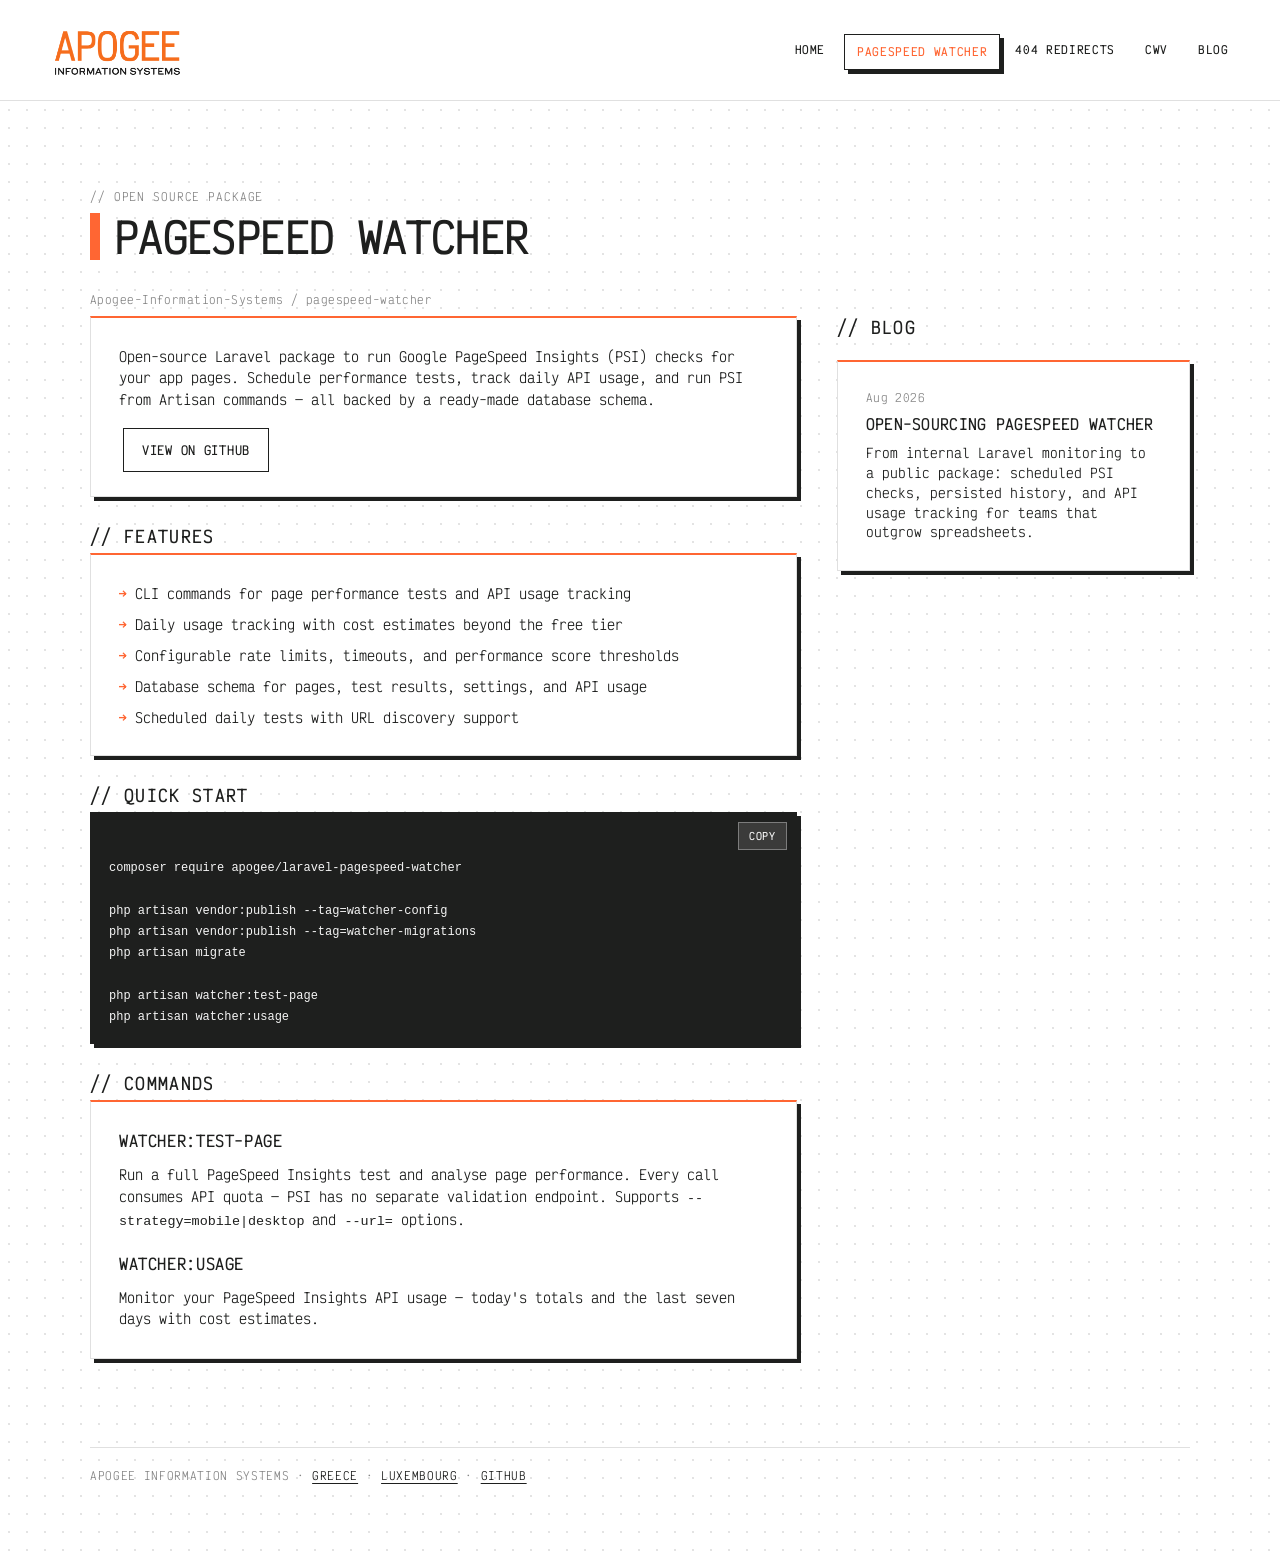
<file: docs/pagespeed-watcher.html>
<!doctype html>
<html lang="en-GB">
<head>
  <meta charset="utf-8" />
  <meta name="viewport" content="width=device-width, initial-scale=1" />
  <title>PageSpeed Watcher — Apogee on GitHub</title>
  <meta name="description" content="Laravel package for Google PageSpeed Insights checks — scheduled page performance tests, usage tracking, and Artisan commands." />
  <meta name="theme-color" content="#ff6633" />
  <meta name="author" content="Apogee Information Systems" />
  <link rel="canonical" href="https://apogee-information-systems.github.io/pagespeed-watcher.html" />
  <meta property="og:type" content="website" />
  <meta property="og:url" content="https://apogee-information-systems.github.io/pagespeed-watcher.html" />
  <meta property="og:title" content="PageSpeed Watcher — Apogee on GitHub" />
  <meta property="og:description" content="Open-source Laravel package to run Google PageSpeed Insights checks for your app pages." />
  <meta property="og:site_name" content="Apogee Information Systems" />
  <meta name="twitter:card" content="summary" />
  <meta name="twitter:title" content="PageSpeed Watcher — Apogee on GitHub" />
  <meta name="twitter:description" content="Open-source Laravel package to run Google PageSpeed Insights checks for your app pages." />
  <link rel="preconnect" href="https://fonts.googleapis.com" />
  <link rel="preconnect" href="https://fonts.gstatic.com" crossorigin />
  <link href="https://fonts.googleapis.com/css2?family=Victor+Mono:ital,wght@0,400;0,500;0,700;1,400;1,700&display=swap" rel="stylesheet" />
  <link rel="stylesheet" href="styles.css" />
  <script>
    var _paq = window._paq = window._paq || [];
    _paq.push(['trackPageView']);
    _paq.push(['enableLinkTracking']);
    (function() {
      var u="https://analytics.apogee.gr/";
      _paq.push(['setTrackerUrl', u+'matomo.php']);
      _paq.push(['setSiteId', '11']);
      var d=document, g=d.createElement('script'), s=d.getElementsByTagName('script')[0];
      g.async=true; g.src=u+'matomo.js'; s.parentNode.insertBefore(g,s);
    })();
  </script>
</head>
<body>
  <header class="site-nav">
    <a class="nav-brand" href="index.html" aria-label="Apogee home">
      <img src="Apogee_logo_2025_gr_2x1.png" alt="Apogee" width="280" height="140" />
    </a>
    <button type="button" class="nav-toggle" id="nav-toggle" aria-expanded="false" aria-controls="nav-links">Menu</button>
    <ul class="nav-links" id="nav-links" role="navigation" aria-label="Main">
      <li><a class="nav-link" href="index.html">Home</a></li>
      <li><a class="nav-link is-active" href="pagespeed-watcher.html" aria-current="page">PageSpeed Watcher</a></li>
      <li><a class="nav-link" href="website-404-redirects.html">404 Redirects</a></li>
      <li><a class="nav-link" href="core-web-vitals-checklists.html">CWV</a></li>
      <li><a class="nav-link" href="blog.html">Blog</a></li>
    </ul>
  </header>

  <main>
    <section class="section">
      <div class="wrap">
        <p class="section-kicker">// Open source package</p>
        <h1 class="h-xl">
          <span class="accent-bar" aria-hidden="true"></span>
          <span class="title-text">PageSpeed Watcher</span>
        </h1>
        <p class="repo-path package-intro">Apogee-Information-Systems / pagespeed-watcher</p>

        <div class="split package-split">
          <div class="package-layout">
            <div class="content-panel">
              <p class="body-copy">
                Open-source Laravel package to run Google PageSpeed Insights (PSI) checks for your app pages. Schedule performance tests, track daily API usage, and run PSI from Artisan commands — all backed by a ready-made database schema.
              </p>
              <div class="page-actions">
                <a class="btn-secondary" href="https://github.com/Apogee-Information-Systems/pagespeed-watcher" target="_blank" rel="noopener">View on GitHub</a>
              </div>
            </div>

            <div>
              <p class="col-label">// Features</p>
              <div class="content-panel">
                <ul class="feature-list">
                  <li>CLI commands for page performance tests and API usage tracking</li>
                  <li>Daily usage tracking with cost estimates beyond the free tier</li>
                  <li>Configurable rate limits, timeouts, and performance score thresholds</li>
                  <li>Database schema for pages, test results, settings, and API usage</li>
                  <li>Scheduled daily tests with URL discovery support</li>
                </ul>
              </div>
            </div>

            <div>
              <p class="col-label">// Quick start</p>
              <pre class="code-block"><code>composer require apogee/laravel-pagespeed-watcher

php artisan vendor:publish --tag=watcher-config
php artisan vendor:publish --tag=watcher-migrations
php artisan migrate

php artisan watcher:test-page
php artisan watcher:usage</code></pre>
            </div>

            <div>
              <p class="col-label">// Commands</p>
              <div class="content-panel">
                <h2 class="h-section">watcher:test-page</h2>
                <p class="body-copy">Run a full PageSpeed Insights test and analyse page performance. Every call consumes API quota — PSI has no separate validation endpoint. Supports <code>--strategy=mobile|desktop</code> and <code>--url=</code> options.</p>
                <h2 class="h-section" style="margin-top: 20px;">watcher:usage</h2>
                <p class="body-copy">Monitor your PageSpeed Insights API usage — today's totals and the last seven days with cost estimates.</p>
              </div>
            </div>
          </div>

          <aside class="col-stack package-sidebar">
            <div class="announcements-section">
              <p class="col-label">// Blog</p>
              <div class="announcements-panel">
                <ul class="announcements-list">
                  <li class="announcement-item">
                    <p class="announcement-date">Aug 2026</p>
                    <h3>
                      <a class="announcement-title" href="blog-open-sourcing-pagespeed-watcher.html">Open-sourcing PageSpeed Watcher</a>
                    </h3>
                    <p class="announcement-excerpt">From internal Laravel monitoring to a public package: scheduled PSI checks, persisted history, and API usage tracking for teams that outgrow spreadsheets.</p>
                  </li>
                </ul>
              </div>
            </div>
          </aside>
        </div>

        <p class="site-foot">
          APOGEE INFORMATION SYSTEMS ·
          <a class="inline-link" href="https://apogee.gr/" target="_blank" rel="noopener">Greece</a> ·
          <a class="inline-link" href="https://apogee.lu/">Luxembourg</a> ·
          <a class="inline-link" href="https://github.com/Apogee-Information-Systems" target="_blank" rel="noopener">GitHub</a>
        </p>
      </div>
    </section>
  </main>
  <script src="nav.js" defer></script>
  <script src="copy-code.js" defer></script>
</body>
</html>
</file>
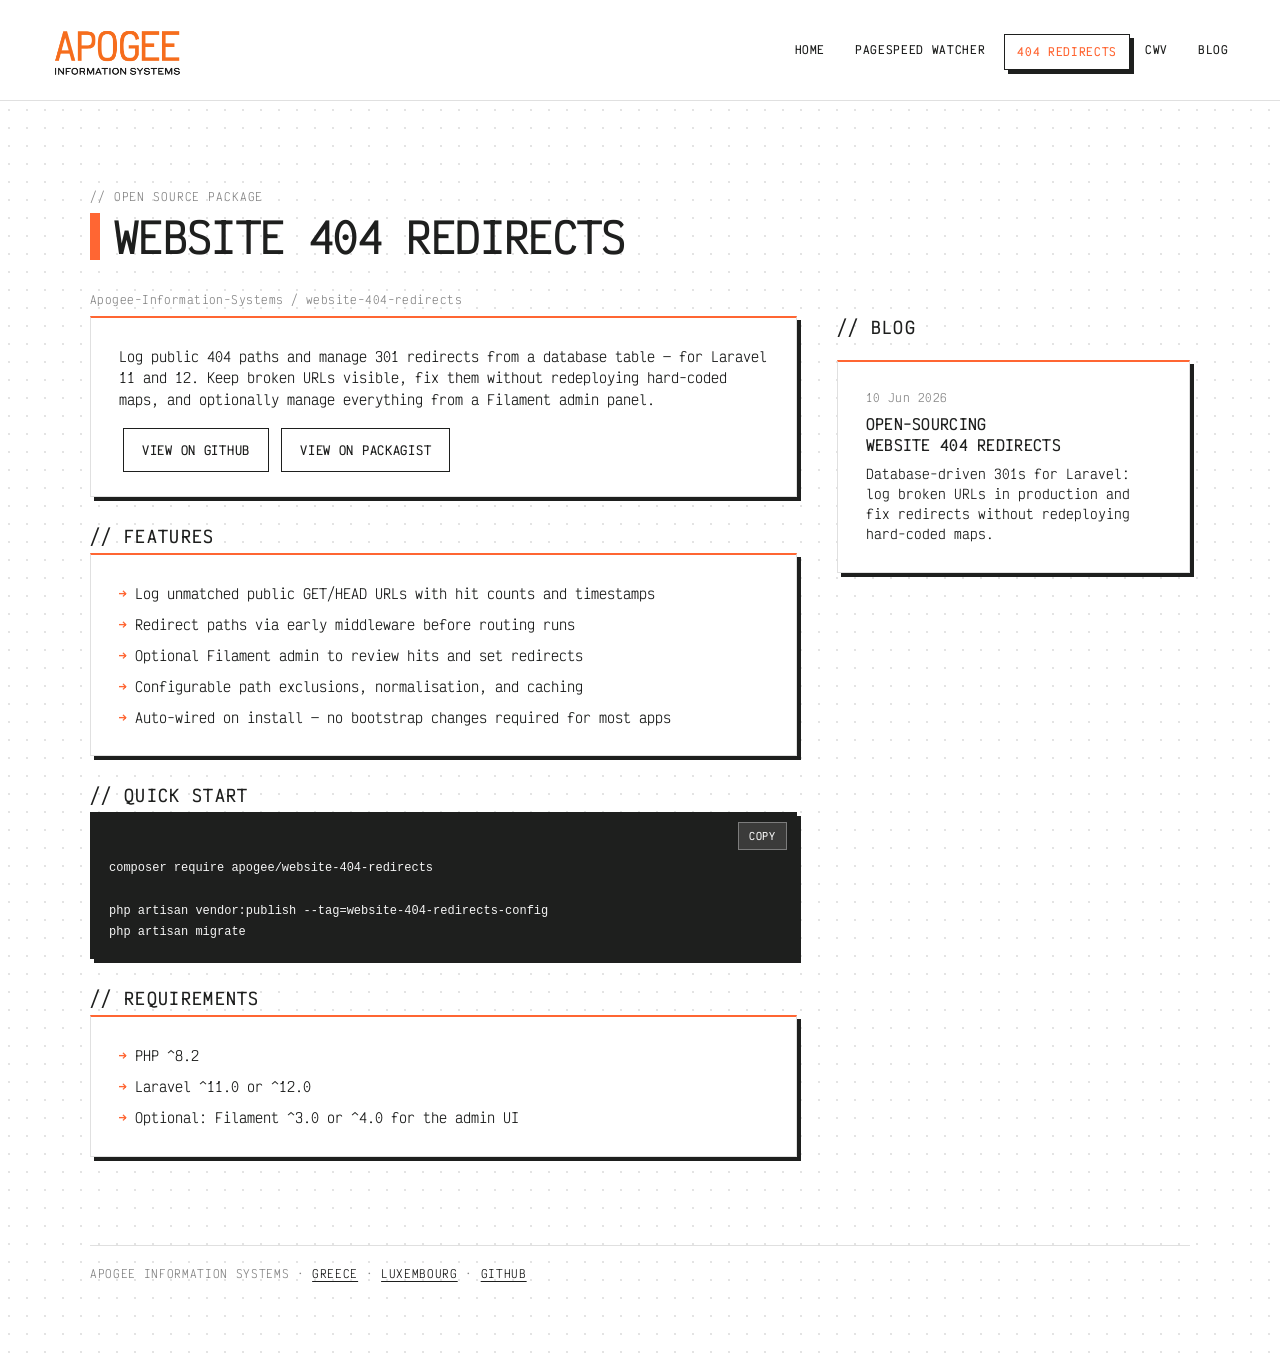
<file: docs/website-404-redirects.html>
<!doctype html>
<html lang="en-GB">
<head>
  <meta charset="utf-8" />
  <meta name="viewport" content="width=device-width, initial-scale=1" />
  <title>Website 404 Redirects — Apogee on GitHub</title>
  <meta name="description" content="Laravel 11/12 package to log 404 paths and manage 301 redirects from the database." />
  <meta name="theme-color" content="#ff6633" />
  <meta name="author" content="Apogee Information Systems" />
  <link rel="canonical" href="https://apogee-information-systems.github.io/website-404-redirects.html" />
  <meta property="og:type" content="website" />
  <meta property="og:url" content="https://apogee-information-systems.github.io/website-404-redirects.html" />
  <meta property="og:title" content="Website 404 Redirects — Apogee on GitHub" />
  <meta property="og:description" content="Log public 404 paths and manage 301 redirects from a database table for Laravel 11 and 12." />
  <meta property="og:site_name" content="Apogee Information Systems" />
  <meta name="twitter:card" content="summary" />
  <meta name="twitter:title" content="Website 404 Redirects — Apogee on GitHub" />
  <meta name="twitter:description" content="Log public 404 paths and manage 301 redirects from a database table for Laravel 11 and 12." />
  <link rel="preconnect" href="https://fonts.googleapis.com" />
  <link rel="preconnect" href="https://fonts.gstatic.com" crossorigin />
  <link href="https://fonts.googleapis.com/css2?family=Victor+Mono:ital,wght@0,400;0,500;0,700;1,400;1,700&display=swap" rel="stylesheet" />
  <link rel="stylesheet" href="styles.css" />
  <script>
    var _paq = window._paq = window._paq || [];
    _paq.push(['trackPageView']);
    _paq.push(['enableLinkTracking']);
    (function() {
      var u="https://analytics.apogee.gr/";
      _paq.push(['setTrackerUrl', u+'matomo.php']);
      _paq.push(['setSiteId', '11']);
      var d=document, g=d.createElement('script'), s=d.getElementsByTagName('script')[0];
      g.async=true; g.src=u+'matomo.js'; s.parentNode.insertBefore(g,s);
    })();
  </script>
</head>
<body>
  <header class="site-nav">
    <a class="nav-brand" href="index.html" aria-label="Apogee home">
      <img src="Apogee_logo_2025_gr_2x1.png" alt="Apogee" width="280" height="140" />
    </a>
    <button type="button" class="nav-toggle" id="nav-toggle" aria-expanded="false" aria-controls="nav-links">Menu</button>
    <ul class="nav-links" id="nav-links" role="navigation" aria-label="Main">
      <li><a class="nav-link" href="index.html">Home</a></li>
      <li><a class="nav-link" href="pagespeed-watcher.html">PageSpeed Watcher</a></li>
      <li><a class="nav-link is-active" href="website-404-redirects.html" aria-current="page">404 Redirects</a></li>
      <li><a class="nav-link" href="core-web-vitals-checklists.html">CWV</a></li>
      <li><a class="nav-link" href="blog.html">Blog</a></li>
    </ul>
  </header>

  <main>
    <section class="section">
      <div class="wrap">
        <p class="section-kicker">// Open source package</p>
        <h1 class="h-xl">
          <span class="accent-bar" aria-hidden="true"></span>
          <span class="title-text">Website 404 Redirects</span>
        </h1>
        <p class="repo-path package-intro">Apogee-Information-Systems / website-404-redirects</p>

        <div class="split package-split">
          <div class="package-layout">
            <div class="content-panel">
              <p class="body-copy">
                Log public 404 paths and manage 301 redirects from a database table — for Laravel 11 and 12. Keep broken URLs visible, fix them without redeploying hard-coded maps, and optionally manage everything from a Filament admin panel.
              </p>
              <div class="page-actions">
                <a class="btn-secondary" href="https://github.com/Apogee-Information-Systems/website-404-redirects" target="_blank" rel="noopener">View on GitHub</a>
                <a class="btn-secondary" href="https://packagist.org/packages/apogee/website-404-redirects" target="_blank" rel="noopener">View on Packagist</a>
              </div>
            </div>

            <div>
              <p class="col-label">// Features</p>
              <div class="content-panel">
                <ul class="feature-list">
                  <li>Log unmatched public GET/HEAD URLs with hit counts and timestamps</li>
                  <li>Redirect paths via early middleware before routing runs</li>
                  <li>Optional Filament admin to review hits and set redirects</li>
                  <li>Configurable path exclusions, normalisation, and caching</li>
                  <li>Auto-wired on install — no bootstrap changes required for most apps</li>
                </ul>
              </div>
            </div>

            <div>
              <p class="col-label">// Quick start</p>
              <pre class="code-block"><code>composer require apogee/website-404-redirects

php artisan vendor:publish --tag=website-404-redirects-config
php artisan migrate</code></pre>
            </div>

            <div>
              <p class="col-label">// Requirements</p>
              <div class="content-panel">
                <ul class="feature-list">
                  <li>PHP ^8.2</li>
                  <li>Laravel ^11.0 or ^12.0</li>
                  <li>Optional: Filament ^3.0 or ^4.0 for the admin UI</li>
                </ul>
              </div>
            </div>
          </div>

          <aside class="col-stack package-sidebar">
            <div class="announcements-section">
              <p class="col-label">// Blog</p>
              <div class="announcements-panel">
                <ul class="announcements-list">
                  <li class="announcement-item">
                    <p class="announcement-date">10 Jun 2026</p>
                    <h3>
                      <a class="announcement-title" href="blog-open-sourcing-website-404-redirects.html">Open-sourcing Website 404 Redirects</a>
                    </h3>
                    <p class="announcement-excerpt">Database-driven 301s for Laravel: log broken URLs in production and fix redirects without redeploying hard-coded maps.</p>
                  </li>
                </ul>
              </div>
            </div>
          </aside>
        </div>

        <p class="site-foot">
          APOGEE INFORMATION SYSTEMS ·
          <a class="inline-link" href="https://apogee.gr/" target="_blank" rel="noopener">Greece</a> ·
          <a class="inline-link" href="https://apogee.lu/">Luxembourg</a> ·
          <a class="inline-link" href="https://github.com/Apogee-Information-Systems" target="_blank" rel="noopener">GitHub</a>
        </p>
      </div>
    </section>
  </main>
  <script src="nav.js" defer></script>
  <script src="copy-code.js" defer></script>
</body>
</html>
</file>
<file: styles.css>
:root {
  --bg: #ffffff;
  --surface: #ffffff;
  --fg: #1E1F1E;
  --muted: #888888;
  --border: #e0e0e0;
  --accent: #ff6633;
  --shadow-hard: 4px 4px 0 var(--fg);
  --shadow-none: 0 0 0 transparent;
  --font-display: 'Victor Mono', system-ui, -apple-system, 'Segoe UI', 'Helvetica Neue', Arial, sans-serif;
  --font-body: 'Victor Mono', system-ui, -apple-system, 'Segoe UI', 'Helvetica Neue', Arial, sans-serif;
  --font-mono: 'Victor Mono', ui-monospace, SFMono-Regular, Menlo, monospace;
  --dot: color-mix(in oklch, var(--fg) 12%, transparent);
  --logo-h: 80px;
  --nav-pad-y: 10px;
}

*, *::before, *::after { box-sizing: border-box; }
html { scroll-behavior: smooth; }
html {
  scrollbar-width: thin;
  scrollbar-color: var(--accent) var(--border);
}
html::-webkit-scrollbar { width: 8px; height: 8px; }
html::-webkit-scrollbar-track { background: var(--border); border-radius: 0; }
html::-webkit-scrollbar-thumb {
  background: var(--accent);
  border-radius: 0;
  border: 1px solid var(--fg);
}

body {
  --nav-h: calc(var(--logo-h) + var(--nav-pad-y) * 2);
  margin: 0;
  background: var(--bg);
  color: var(--fg);
  font-family: var(--font-body);
  font-size: 16px;
  line-height: 1.45;
  -webkit-font-smoothing: antialiased;
  text-transform: uppercase;
}

p { text-wrap: pretty; margin: 0; }
h1, h2, h3 { text-wrap: balance; margin: 0; font-weight: 700; }
a { color: inherit; }

.site-nav {
  position: fixed;
  top: 0; left: 0; right: 0;
  z-index: 100;
  height: var(--nav-h);
  display: flex;
  align-items: center;
  justify-content: space-between;
  gap: 16px;
  padding: var(--nav-pad-y) clamp(16px, 3vw, 40px);
  background: var(--surface);
  border-bottom: 1px solid var(--border);
}
.nav-brand {
  flex: 0 0 auto;
  display: flex;
  align-items: center;
  text-decoration: none;
}
.nav-brand img {
  height: var(--logo-h);
  width: auto;
  display: block;
}
.nav-menu {
  display: flex;
  flex-wrap: wrap;
  align-items: center;
  justify-content: flex-end;
  gap: 6px 4px;
}
.nav-link {
  display: inline-flex;
  align-items: center;
  min-height: 36px;
  padding: 6px 12px;
  font-family: var(--font-mono);
  font-size: 11px;
  font-weight: 700;
  letter-spacing: 0.06em;
  text-decoration: none;
  border: 1px solid transparent;
  transition: border-color 0.12s ease, color 0.12s ease, background 0.12s ease;
}
.nav-link:hover {
  color: var(--accent);
  border-color: var(--border);
}
.nav-link.is-active {
  color: var(--accent);
  border-color: var(--fg);
  background: var(--surface);
  box-shadow: var(--shadow-hard);
  transform: translate(2px, 2px);
}

main { padding-top: var(--nav-h); }

.section {
  padding: clamp(48px, 7vw, 88px) clamp(16px, 3vw, 40px);
  background-color: var(--bg);
  background-image: radial-gradient(var(--dot) 1px, transparent 1px);
  background-size: 18px 18px;
  color: var(--fg);
  min-height: calc(100vh - var(--nav-h));
}
.wrap { width: min(1100px, 100%); margin: 0 auto; }

.section-kicker {
  font-family: var(--font-mono);
  font-size: 11px;
  color: var(--muted);
  letter-spacing: 0.08em;
  margin: 0 0 8px;
}

.h-xl {
  font-family: var(--font-display);
  font-size: clamp(28px, 3.4vw, 42px);
  line-height: 1.12;
  letter-spacing: -0.015em;
  margin: 0 0 12px;
  max-width: 32ch;
  display: flex;
  align-items: stretch;
  gap: 14px;
}
.h-xl .accent-bar {
  flex: 0 0 10px;
  background: var(--accent);
  min-height: 100%;
}
.h-xl .title-text { flex: 1; }

.split {
  display: grid;
  grid-template-columns: 1fr 1fr;
  gap: 32px 40px;
  align-items: start;
}

.col-stack {
  display: flex;
  flex-direction: column;
  gap: 24px;
}
.col-label {
  font-family: var(--font-mono);
  font-size: 11px;
  font-weight: 700;
  letter-spacing: 0.08em;
  color: var(--muted);
  margin: 0 0 4px;
}
.col-sub {
  display: flex;
  flex-direction: column;
  gap: 24px;
  margin-top: 8px;
  padding-top: 28px;
  border-top: 1px solid var(--border);
}

.body-copy {
  font-size: clamp(13px, 1.05vw, 15px);
  line-height: 1.6;
  text-transform: none;
  color: var(--fg);
  margin: 0 0 14px;
}
.body-copy:last-child { margin-bottom: 0; }

.inline-link {
  color: var(--fg);
  text-decoration: underline;
  text-underline-offset: 3px;
  text-decoration-thickness: 1px;
}
.inline-link:hover { color: var(--accent); }

.btn-secondary {
  display: inline-flex;
  align-items: center;
  justify-content: center;
  min-height: 44px;
  padding: 10px 18px;
  background: var(--surface);
  color: var(--fg);
  border: 1px solid var(--fg);
  transform: translate(4px, 4px);
  box-shadow: var(--shadow-none);
  text-decoration: none;
  font-size: 12px;
  font-weight: 700;
  letter-spacing: 0.06em;
  transition: transform 0.12s cubic-bezier(0.23, 1, 0.32, 1), box-shadow 0.12s cubic-bezier(0.23, 1, 0.32, 1);
}
.btn-secondary:hover {
  transform: none;
  box-shadow: var(--shadow-hard);
}

.pt.product {
  display: flex;
  flex-direction: column;
  gap: 12px;
  border: 1px solid var(--border);
  border-top: 2px solid var(--accent);
  padding: 16px 18px;
  background: var(--surface);
  box-shadow: var(--shadow-hard);
  color: var(--fg);
}
.pt-idx {
  font-family: var(--font-mono);
  font-size: 11px;
  font-weight: 700;
  letter-spacing: 0.08em;
  color: var(--accent);
  margin: 0;
}
.pt.product h3 {
  font-size: clamp(14px, 1.15vw, 16px);
  font-weight: 700;
  margin: 0;
  letter-spacing: 0.02em;
}
.pt.product p {
  color: inherit;
  margin: 0;
  font-size: clamp(12px, 1vw, 14px);
  line-height: 1.55;
  text-transform: none;
}
.repo-path {
  font-family: var(--font-mono);
  font-size: 11px;
  letter-spacing: 0.04em;
  color: var(--muted);
  text-transform: none;
  margin: 0;
  word-break: break-all;
}
.pt.product .btn-row {
  display: flex;
  flex-wrap: wrap;
  gap: 10px;
  margin-top: 4px;
  justify-content: flex-end;
}
.pt.product .btn-secondary { margin-top: 0; }

.about-panel,
.content-panel {
  border: 1px solid var(--border);
  border-top: 2px solid var(--accent);
  background: var(--surface);
  box-shadow: var(--shadow-hard);
  padding: clamp(20px, 3vw, 28px);
}

.package-layout {
  display: grid;
  grid-template-columns: minmax(0, 1fr);
  gap: 28px;
  max-width: 760px;
}

.package-intro {
  margin-bottom: 8px;
}

.h-section {
  font-size: clamp(14px, 1.2vw, 16px);
  letter-spacing: 0.04em;
  margin: 0 0 12px;
}

.feature-list {
  list-style: none;
  margin: 0;
  padding: 0;
  display: flex;
  flex-direction: column;
  gap: 10px;
}
.feature-list li {
  font-size: clamp(13px, 1.05vw, 15px);
  line-height: 1.55;
  text-transform: none;
  padding-left: 16px;
  position: relative;
}
.feature-list li::before {
  content: "→";
  position: absolute;
  left: 0;
  color: var(--accent);
  font-weight: 700;
}

.code-block {
  margin: 0;
  padding: 16px 18px;
  background: var(--fg);
  color: #f5f5f5;
  font-family: var(--font-mono);
  font-size: 12px;
  line-height: 1.6;
  text-transform: none;
  overflow-x: auto;
  border: 1px solid var(--fg);
  box-shadow: var(--shadow-hard);
}
.code-block code { white-space: pre; }

.page-actions {
  display: flex;
  flex-wrap: wrap;
  gap: 12px;
  margin-top: 8px;
}

.blog-feed-section {
  display: flex;
  flex-direction: column;
  gap: 16px;
}

.blog-feed-panel {
  border: 1px solid var(--border);
  border-top: 2px solid var(--accent);
  background: var(--surface);
  box-shadow: var(--shadow-hard);
  padding: clamp(20px, 3vw, 28px);
}

.blog-feed-list {
  list-style: none;
  margin: 0;
  padding: 0;
  display: flex;
  flex-direction: column;
  gap: 20px;
}

.blog-feed-item {
  display: grid;
  grid-template-columns: auto 1fr;
  gap: 4px 14px;
  padding-bottom: 20px;
  border-bottom: 1px solid var(--border);
}

.blog-feed-item:last-child {
  padding-bottom: 0;
  border-bottom: none;
}

.blog-feed-idx {
  font-family: var(--font-mono);
  font-size: 11px;
  font-weight: 700;
  letter-spacing: 0.08em;
  color: var(--accent);
  margin: 0;
  grid-row: 1 / span 3;
}

.blog-feed-item h3 {
  font-size: clamp(14px, 1.15vw, 16px);
  font-weight: 700;
  margin: 0;
  letter-spacing: 0.02em;
  grid-column: 2;
}

.blog-feed-title {
  color: inherit;
  text-decoration: none;
}

.blog-feed-title:hover {
  color: var(--accent);
}

.blog-feed-date {
  font-family: var(--font-mono);
  font-size: 11px;
  letter-spacing: 0.04em;
  color: var(--muted);
  text-transform: none;
  margin: 0;
  grid-column: 2;
}

.blog-feed-excerpt {
  font-size: clamp(12px, 1vw, 14px);
  line-height: 1.55;
  text-transform: none;
  color: var(--fg);
  margin: 0;
  grid-column: 2;
}

.blog-feed-message {
  font-size: clamp(13px, 1.05vw, 15px);
  line-height: 1.6;
  text-transform: none;
  color: var(--muted);
  margin: 0;
}

.blog-feed-actions {
  display: flex;
  justify-content: flex-end;
  margin-top: 20px;
}

.site-foot {
  margin-top: clamp(48px, 7vw, 88px);
  padding-top: 20px;
  border-top: 1px solid var(--border);
  font-family: var(--font-mono);
  font-size: 11px;
  letter-spacing: 0.06em;
  color: var(--muted);
}

@media (max-width: 980px) {
  :root { --logo-h: 64px; }
  .split {
    grid-template-columns: 1fr;
    gap: 28px;
  }
}

@media (max-width: 640px) {
  .site-nav {
    flex-wrap: wrap;
    height: auto;
    min-height: var(--nav-h);
    padding-top: 8px;
    padding-bottom: 8px;
  }
  body { --nav-h: auto; }
  main { padding-top: calc(var(--logo-h) + 56px); }
  .nav-menu { justify-content: flex-start; }
}
</file>
<file: docs/styles.css>
:root {
  --bg: #ffffff;
  --surface: #ffffff;
  --fg: #1E1F1E;
  --muted: #888888;
  --border: #e0e0e0;
  --accent: #ff6633;
  --shadow-hard: 4px 4px 0 var(--fg);
  --shadow-none: 0 0 0 transparent;
  --font-display: 'Victor Mono', system-ui, -apple-system, 'Segoe UI', 'Helvetica Neue', Arial, sans-serif;
  --font-body: 'Victor Mono', system-ui, -apple-system, 'Segoe UI', 'Helvetica Neue', Arial, sans-serif;
  --font-mono: 'Victor Mono', ui-monospace, SFMono-Regular, Menlo, monospace;
  --dot: color-mix(in oklch, var(--fg) 12%, transparent);
  --logo-h: 80px;
  --nav-pad-y: 10px;
}

*, *::before, *::after { box-sizing: border-box; }
html { scroll-behavior: smooth; }
html {
  scrollbar-width: thin;
  scrollbar-color: var(--accent) var(--border);
}
html::-webkit-scrollbar { width: 8px; height: 8px; }
html::-webkit-scrollbar-track { background: var(--border); border-radius: 0; }
html::-webkit-scrollbar-thumb {
  background: var(--accent);
  border-radius: 0;
  border: 1px solid var(--fg);
}

body {
  --nav-h: calc(var(--logo-h) + var(--nav-pad-y) * 2);
  margin: 0;
  background: var(--bg);
  color: var(--fg);
  font-family: var(--font-body);
  font-size: 16px;
  line-height: 1.45;
  -webkit-font-smoothing: antialiased;
  text-transform: uppercase;
}

p { text-wrap: pretty; margin: 0; }
h1, h2, h3 { text-wrap: balance; margin: 0; font-weight: 700; }
a { color: inherit; }

.site-nav {
  position: sticky;
  top: 0;
  z-index: 100;
  min-height: var(--nav-h);
  display: flex;
  align-items: center;
  justify-content: space-between;
  gap: 16px;
  padding: var(--nav-pad-y) clamp(16px, 3vw, 40px);
  background: var(--surface);
  border-bottom: 1px solid var(--border);
}
.nav-brand {
  flex: 0 0 auto;
  display: flex;
  align-items: center;
  text-decoration: none;
}
.nav-brand img {
  height: var(--logo-h);
  width: auto;
  display: block;
}
.nav-links {
  list-style: none;
  margin: 0;
  padding: 0;
  display: flex;
  flex-wrap: wrap;
  align-items: center;
  justify-content: flex-end;
  gap: 6px 4px;
}
.nav-toggle {
  display: none;
  align-items: center;
  justify-content: center;
  min-width: 44px;
  min-height: 44px;
  padding: 6px 14px;
  font-family: var(--font-mono);
  font-size: 11px;
  font-weight: 700;
  letter-spacing: 0.06em;
  text-transform: uppercase;
  color: var(--fg);
  background: var(--surface);
  border: 1px solid var(--fg);
  box-shadow: var(--shadow-hard);
  cursor: pointer;
  flex: 0 0 auto;
}
.nav-toggle:hover {
  transform: translate(4px, 4px);
  box-shadow: var(--shadow-none);
  color: var(--fg);
}
.nav-toggle:focus-visible {
  outline: 2px solid var(--accent);
  outline-offset: 2px;
}
.nav-link {
  display: inline-flex;
  align-items: center;
  min-height: 36px;
  padding: 6px 12px;
  font-family: var(--font-mono);
  font-size: 11px;
  font-weight: 700;
  letter-spacing: 0.06em;
  text-decoration: none;
  border: 1px solid transparent;
  transition: border-color 0.12s ease, color 0.12s ease, background 0.12s ease;
}
.nav-link:hover {
  color: var(--accent);
  border-color: var(--border);
}
.nav-link.is-active {
  color: var(--accent);
  border-color: var(--fg);
  background: var(--surface);
  box-shadow: var(--shadow-hard);
  transform: translate(2px, 2px);
}


.section {
  padding: clamp(48px, 7vw, 88px) clamp(16px, 3vw, 40px);
  background-color: var(--bg);
  background-image: radial-gradient(var(--dot) 1px, transparent 1px);
  background-size: 18px 18px;
  color: var(--fg);
  min-height: calc(100vh - var(--nav-h));
}
.wrap { width: min(1100px, 100%); margin: 0 auto; }

.section-kicker {
  font-family: var(--font-mono);
  font-size: 11px;
  color: var(--muted);
  letter-spacing: 0.08em;
  margin: 0 0 8px;
}

.section-kicker.post-date {
  text-transform: none;
}

.h-xl {
  font-family: var(--font-display);
  font-size: clamp(28px, 3.4vw, 42px);
  line-height: 1.12;
  letter-spacing: -0.015em;
  margin: 0 0 2rem;
  max-width: 32ch;
  display: flex;
  align-items: stretch;
  gap: 14px;
}
.h-xl .accent-bar {
  flex: 0 0 10px;
  background: var(--accent);
  min-height: 100%;
}
.h-xl .title-text { flex: 1; }

.split {
  display: grid;
  grid-template-columns: 1fr 1fr;
  gap: 32px 40px;
  align-items: start;
}

.col-stack {
  display: flex;
  flex-direction: column;
  gap: 24px;
}
.col-label {
  font-family: var(--font-mono);
  font-size: 16.5px;
  font-weight: 700;
  letter-spacing: 0.08em;
  color: var(--fg);
  margin: 0 0 4px;
}
.col-sub {
  display: flex;
  flex-direction: column;
  gap: 24px;
  margin-top: 8px;
  padding-top: 28px;
  border-top: 1px solid var(--border);
}

.body-copy {
  font-size: clamp(13px, 1.05vw, 15px);
  line-height: 1.6;
  text-transform: none;
  color: var(--fg);
  margin: 0 0 14px;
}
.body-copy:last-child { margin-bottom: 0; }

.inline-link {
  color: var(--fg);
  text-decoration: underline;
  text-underline-offset: 3px;
  text-decoration-thickness: 1px;
}
.inline-link:hover { color: var(--accent); }

.btn-secondary {
  display: inline-flex;
  align-items: center;
  justify-content: center;
  min-height: 44px;
  padding: 10px 18px;
  background: var(--surface);
  color: var(--fg);
  border: 1px solid var(--fg);
  transform: translate(4px, 4px);
  box-shadow: var(--shadow-none);
  text-decoration: none;
  font-size: 12px;
  font-weight: 700;
  letter-spacing: 0.06em;
  transition: transform 0.12s cubic-bezier(0.23, 1, 0.32, 1), box-shadow 0.12s cubic-bezier(0.23, 1, 0.32, 1);
}
.btn-secondary:hover {
  transform: none;
  box-shadow: var(--shadow-hard);
}

.pt.product {
  display: flex;
  flex-direction: column;
  gap: 12px;
  border: 1px solid var(--border);
  border-top: 2px solid var(--accent);
  padding: 16px 18px;
  background: var(--surface);
  box-shadow: var(--shadow-hard);
  color: var(--fg);
}
.pt-idx {
  font-family: var(--font-mono);
  font-size: 11px;
  font-weight: 700;
  letter-spacing: 0.08em;
  color: var(--accent);
  margin: 0;
}
.pt.product h3 {
  font-size: clamp(14px, 1.15vw, 16px);
  font-weight: 700;
  margin: 0;
  letter-spacing: 0.02em;
}
.pt.product p {
  color: inherit;
  margin: 0;
  font-size: clamp(12px, 1vw, 14px);
  line-height: 1.55;
  text-transform: none;
}
.repo-path {
  font-family: var(--font-mono);
  font-size: 11px;
  letter-spacing: 0.04em;
  color: var(--muted);
  text-transform: none;
  margin: 0;
  word-break: break-all;
}
.pt.product .btn-row {
  display: flex;
  flex-wrap: wrap;
  gap: 10px;
  margin-top: 4px;
  justify-content: flex-end;
}
.pt.product .btn-secondary { margin-top: 0; }

.about-panel,
.content-panel {
  border: 1px solid var(--border);
  border-top: 2px solid var(--accent);
  background: var(--surface);
  box-shadow: var(--shadow-hard);
  padding: clamp(20px, 3vw, 28px);
}

.package-layout {
  display: grid;
  grid-template-columns: minmax(0, 1fr);
  gap: 28px;
  max-width: 760px;
}

.package-intro {
  margin-bottom: 8px;
}

.h-section {
  font-size: clamp(14px, 1.2vw, 16px);
  letter-spacing: 0.04em;
  margin: 0 0 12px;
}

.feature-list {
  list-style: none;
  margin: 0;
  padding: 0;
  display: flex;
  flex-direction: column;
  gap: 10px;
}
.feature-list li {
  font-size: clamp(13px, 1.05vw, 15px);
  line-height: 1.55;
  text-transform: none;
  padding-left: 16px;
  position: relative;
}
.feature-list li::before {
  content: "→";
  position: absolute;
  left: 0;
  color: var(--accent);
  font-weight: 700;
}

.code-block-wrap {
  position: relative;
}

.code-copy-btn {
  position: absolute;
  top: 10px;
  right: 10px;
  z-index: 1;
  min-height: 28px;
  padding: 4px 10px;
  border: 1px solid color-mix(in oklch, #f5f5f5 35%, transparent);
  background: color-mix(in oklch, var(--fg) 85%, #ffffff 15%);
  color: #f5f5f5;
  font-family: var(--font-mono);
  font-size: 10px;
  font-weight: 700;
  letter-spacing: 0.06em;
  text-transform: uppercase;
  cursor: pointer;
  transition: border-color 0.12s ease, color 0.12s ease, background 0.12s ease;
}

.code-copy-btn:hover {
  border-color: var(--accent);
  color: var(--accent);
}

.code-copy-btn.is-copied {
  border-color: var(--accent);
  color: var(--accent);
}

.code-block {
  margin: 0;
  padding: 16px 18px;
  padding-top: 44px;
  background: var(--fg);
  color: #f5f5f5;
  font-family: var(--font-mono);
  font-size: 12px;
  line-height: 1.6;
  text-transform: none;
  overflow-x: auto;
  border: 1px solid var(--fg);
  box-shadow: var(--shadow-hard);
}
.code-block code { white-space: pre; }

.page-actions {
  display: flex;
  flex-wrap: wrap;
  gap: 12px;
  margin-top: 8px;
}

.announcements-section,
.blog-feed-section {
  display: flex;
  flex-direction: column;
  gap: 16px;
}

.announcements-panel {
  border: 1px solid var(--border);
  border-top: 2px solid var(--accent);
  background: var(--surface);
  box-shadow: var(--shadow-hard);
  padding: clamp(20px, 3vw, 28px);
}

.announcements-list {
  list-style: none;
  margin: 0;
  padding: 0;
  display: flex;
  flex-direction: column;
  gap: 20px;
}

.announcement-item {
  display: flex;
  flex-direction: column;
  gap: 8px;
}

.announcement-date {
  font-family: var(--font-mono);
  font-size: 11px;
  letter-spacing: 0.04em;
  color: var(--muted);
  text-transform: none;
  margin: 0;
}

.announcement-item h3 {
  font-size: clamp(14px, 1.15vw, 16px);
  font-weight: 700;
  margin: 0;
  letter-spacing: 0.02em;
}

.announcement-title {
  color: inherit;
  text-decoration: none;
}

.announcement-title:hover {
  color: var(--accent);
}

.announcement-excerpt {
  font-size: clamp(12px, 1vw, 14px);
  line-height: 1.55;
  text-transform: none;
  color: var(--fg);
  margin: 0;
}

.post-split {
  grid-template-columns: minmax(0, 2fr) minmax(0, 1fr);
  align-items: start;
  margin-top: 8px;
}

.post-split .post-article {
  max-width: none;
}

.post-sidebar {
  position: sticky;
  top: calc(var(--nav-h) + 24px);
}

.sidebar-section {
  display: flex;
  flex-direction: column;
  gap: 16px;
}

.sidebar-product {
  margin: 0;
}

.package-split {
  grid-template-columns: minmax(0, 2fr) minmax(0, 1fr);
  align-items: start;
}

.package-split .package-layout {
  max-width: none;
}

.package-sidebar {
  position: sticky;
  top: calc(var(--nav-h) + 24px);
}

.post-subtitle {
  font-size: clamp(13px, 1.05vw, 15px);
  line-height: 1.6;
  text-transform: none;
  color: var(--muted);
  margin: 0 0 28px;
  max-width: 62ch;
}

.post-article {
  display: flex;
  flex-direction: column;
  gap: 28px;
  max-width: 760px;
}

.post-section {
  display: flex;
  flex-direction: column;
  gap: 12px;
}

.post-lede {
  font-size: clamp(14px, 1.1vw, 16px);
}

.post-list {
  margin: 0 0 14px;
  padding-left: 20px;
  display: flex;
  flex-direction: column;
  gap: 12px;
}

.post-list li {
  font-size: clamp(13px, 1.05vw, 15px);
  line-height: 1.6;
  text-transform: none;
  color: var(--fg);
}

.post-columns {
  display: grid;
  grid-template-columns: 1fr 1fr;
  gap: 16px;
  margin: 12px 0 14px;
}

.post-byline {
  margin-top: 32px;
  font-family: var(--font-mono);
  font-size: 11px;
  letter-spacing: 0.04em;
  color: var(--muted);
  text-transform: none;
}

.blog-feed-panel {
  border: 1px solid var(--border);
  border-top: 2px solid var(--accent);
  background: var(--surface);
  box-shadow: var(--shadow-hard);
  padding: clamp(20px, 3vw, 28px);
}

.blog-feed-list {
  list-style: none;
  margin: 0;
  padding: 0;
  display: flex;
  flex-direction: column;
  gap: 20px;
}

.blog-feed-item {
  display: grid;
  grid-template-columns: auto 1fr;
  gap: 4px 14px;
  padding-bottom: 20px;
  border-bottom: 1px solid var(--border);
}

.blog-feed-item:last-child {
  padding-bottom: 0;
  border-bottom: none;
}

.blog-feed-idx {
  font-family: var(--font-mono);
  font-size: 11px;
  font-weight: 700;
  letter-spacing: 0.08em;
  color: var(--accent);
  margin: 0;
  grid-row: 1 / span 3;
}

.blog-feed-item h3 {
  font-size: clamp(14px, 1.15vw, 16px);
  font-weight: 700;
  margin: 0;
  letter-spacing: 0.02em;
  grid-column: 2;
}

.blog-feed-title {
  color: inherit;
  text-decoration: none;
}

.blog-feed-title:hover {
  color: var(--accent);
}

.blog-feed-date {
  font-family: var(--font-mono);
  font-size: 11px;
  letter-spacing: 0.04em;
  color: var(--muted);
  text-transform: none;
  margin: 0;
  grid-column: 2;
}

.blog-feed-excerpt {
  font-size: clamp(12px, 1vw, 14px);
  line-height: 1.55;
  text-transform: none;
  color: var(--fg);
  margin: 0;
  grid-column: 2;
}

.blog-feed-message {
  font-size: clamp(13px, 1.05vw, 15px);
  line-height: 1.6;
  text-transform: none;
  color: var(--muted);
  margin: 0;
}

.blog-feed-actions {
  display: flex;
  justify-content: flex-end;
  margin-top: 20px;
}

.site-foot {
  margin-top: clamp(48px, 7vw, 88px);
  padding-top: 20px;
  border-top: 1px solid var(--border);
  font-family: var(--font-mono);
  font-size: 11px;
  letter-spacing: 0.06em;
  color: var(--muted);
}

@media (max-width: 980px) {
  :root { --logo-h: 64px; }
  .split {
    grid-template-columns: 1fr;
    gap: 28px;
  }
  .package-sidebar {
    position: static;
  }
  .post-sidebar {
    position: static;
  }
  .post-columns {
    grid-template-columns: 1fr;
  }

  .nav-toggle {
    display: inline-flex;
  }

  .nav-links {
    display: none;
    position: absolute;
    top: 100%;
    left: 0;
    right: 0;
    grid-template-columns: 1fr 1fr;
    gap: 6px;
    align-items: stretch;
    background: var(--surface);
    border-bottom: 1px solid var(--border);
    box-shadow: var(--shadow-hard);
    padding: 8px;
    max-height: calc(100vh - var(--nav-h));
    overflow-y: auto;
  }

  body.nav-open .nav-links {
    display: grid;
  }

  .nav-links li {
    min-width: 0;
  }

  .nav-links .nav-link {
    display: flex;
    width: 100%;
    box-sizing: border-box;
    justify-content: flex-start;
    align-items: center;
    text-align: left;
    white-space: normal;
    border: 1px solid var(--border);
    font-size: 13px;
    font-weight: 500;
    letter-spacing: 0.04em;
    padding: 10px 12px;
    min-height: 44px;
    line-height: 24px;
    background: var(--surface);
    color: var(--fg);
    box-shadow: none;
    transform: none;
  }

  .nav-links .nav-link:hover,
  .nav-links .nav-link.is-active {
    color: var(--accent);
    border-color: var(--border);
    box-shadow: none;
    transform: none;
    background: var(--surface);
  }
}
</file>
